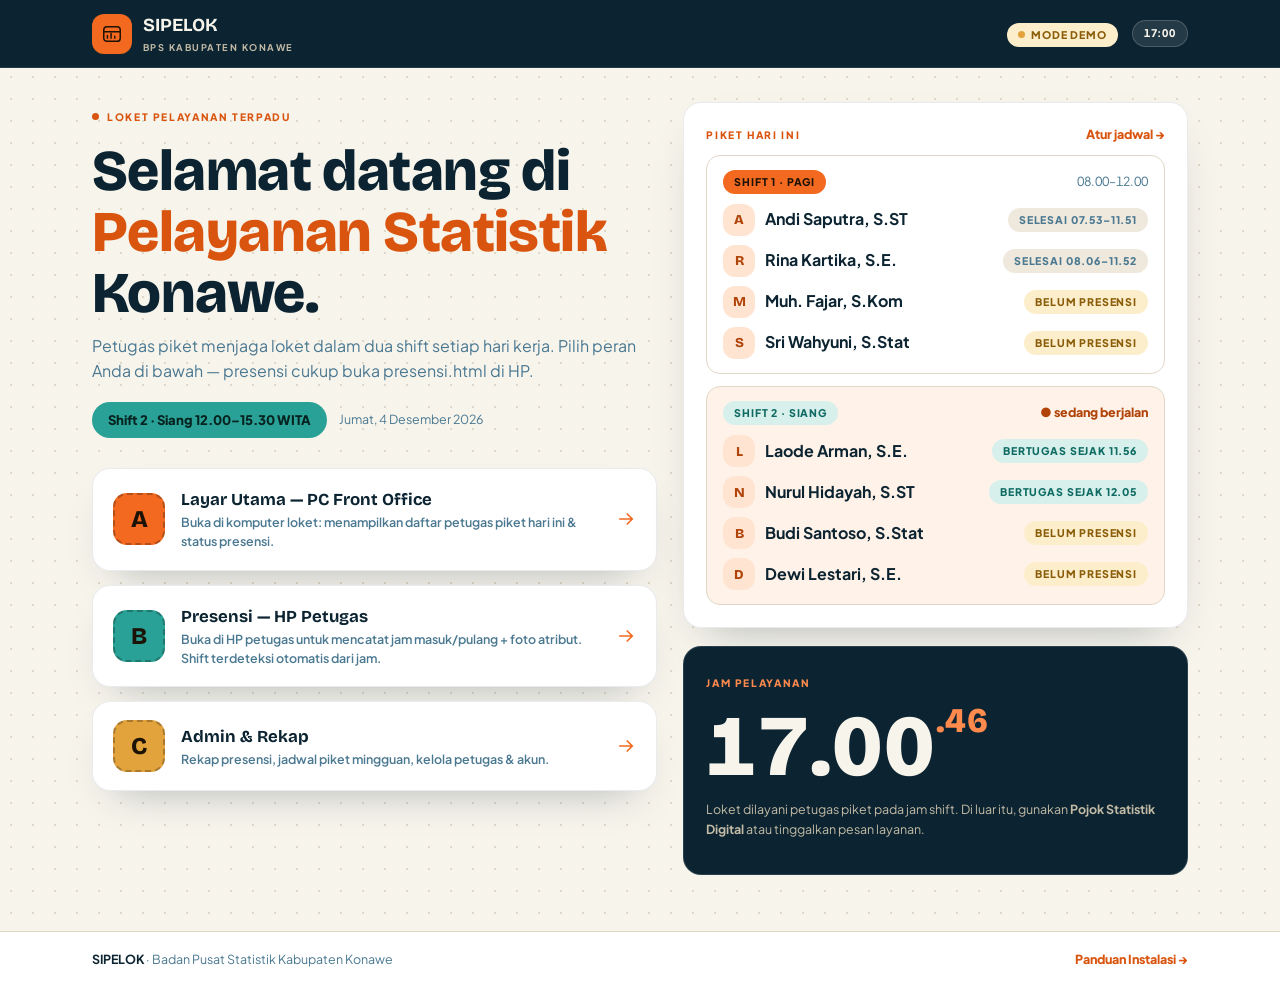
<file: public/standalone/index.html>
<!DOCTYPE html>
<html lang="id">
<head>
<meta charset="UTF-8" />
<meta name="viewport" content="width=device-width, initial-scale=1.0" />
<title>SIPELOK · BPS Kab. Konawe</title>
<link rel="icon" href="data:image/svg+xml,%3Csvg xmlns='http://www.w3.org/2000/svg' viewBox='0 0 128 128'%3E%3Crect width='128' height='128' rx='28' fill='%230c2431'/%3E%3Cg fill='none' stroke='%23f2691f' stroke-width='7' stroke-linecap='round'%3E%3Crect x='30' y='34' width='68' height='56' rx='12'/%3E%3Cpath d='M30 52h68M46 76V64M60 76V58M74 76v-8'/%3E%3C/g%3E%3C/svg%3E" />
<link rel="preconnect" href="https://fonts.googleapis.com" />
<link rel="preconnect" href="https://fonts.gstatic.com" crossorigin />
<link href="https://fonts.googleapis.com/css2?family=Bricolage+Grotesque:opsz,wght@12..96,400..800&family=Plus+Jakarta+Sans:wght@400;500;600;700;800&display=swap" rel="stylesheet" />
<link rel="stylesheet" href="css/gaya.css?v=2.0.0" />
</head>
<body class="bg-paper">
<script>
  /* penangkap galat global — tidak ada lagi layar kosong tanpa pesan */
  window.onerror = function (msg, src, line) {
    var t = document.getElementById("app");
    if (t) t.innerHTML = '<div style="max-width:560px;margin:12vh auto;padding:26px;background:#0c2431;color:#f7f4ec;border-radius:16px;font-family:sans-serif"><b>Galat JavaScript</b><p style="margin:8px 0">' + msg + ' (baris ' + line + ')</p><p style="opacity:.7;margin:0">Muat ulang halaman (Ctrl+R), atau salin ulang folder <b>standalone</b> secara lengkap ke htdocs.</p></div>';
  };
</script>
<div id="app"></div>

<script src="js/util.js?v=2.0.0"></script>
<script>
  let lastShift = null;

  function render() {
    const now = new Date();
    const shift = shiftForTime(now);
    lastShift = shift;
    const jd = jadwalUntukSekarang();
    const t = todayStr();

    const barisPiket = [1, 2].map((sh) => {
      const list = jd.filter((j) => j.shift === sh);
      const isi = list.length === 0
        ? '<span class="small muted">Belum dijadwalkan</span>'
        : list.map((j) => {
            const p = S.petugas.find((x) => x.id === j.petugasId);
            const rec = S.records.find((r) => r.date === t && r.shift === sh && r.petugasId === j.petugasId);
            let st = '<span class="badge amber">Belum presensi</span>';
            if (rec && rec.keluar) st = '<span class="badge mist">Selesai ' + fmtHM(rec.masuk) + '–' + fmtHM(rec.keluar) + '</span>';
            else if (rec) st = '<span class="badge lagoon">Bertugas sejak ' + fmtHM(rec.masuk) + '</span>';
            return '<div class="row" style="justify-content:space-between;gap:10px;flex-wrap:wrap"><span class="row"><span class="ini on-light" style="width:32px;height:32px;font-size:.85rem">' + inisial(p ? p.nama : "?") + '</span><b>' + esc(p ? p.nama : "—") + '</b></span>' + st + '</div>';
          }).join("");
      return '<div style="border:1px solid var(--mist-200);border-radius:14px;padding:14px 16px;background:' + (sh === shift ? "var(--brand-50)" : "#fff") + '">' +
        '<div class="row" style="justify-content:space-between"><span class="badge ' + (sh === 1 ? "brand" : "lagoon") + '">' + SHIFT[sh].label + ' · ' + SHIFT[sh].nama + '</span>' +
        (sh === shift ? '<span class="small" style="color:var(--brand-700);font-weight:800">● sedang berjalan</span>' : '<span class="small muted tnum">' + SHIFT[sh].waktu + '</span>') + '</div>' +
        '<div class="mt-1" style="display:flex;flex-direction:column;gap:9px">' + isi + '</div></div>';
    }).join("");



    el("#app").innerHTML =
      '<header class="topbar"><div class="wrap">' +
        '<span class="brandmark"><span class="mk"><svg width="22" height="22" viewBox="0 0 24 24" fill="none" stroke="currentColor" stroke-width="1.6" stroke-linecap="round"><rect x="3" y="4" width="18" height="16" rx="3.5"/><path d="M3 9.5h18M7 16.5v-3M11 16.5v-5M15 16.5v-2"/></svg></span>' +
        '<span><b>SIPELOK</b><small>BPS Kabupaten Konawe</small></span></span>' +
        '<div class="grow"></div>' +
        '<span class="hide-sm" id="modeBadge"></span>' +
        '<span class="badge ghost tnum hide-sm">' + pad(now.getHours()) + ':' + pad(now.getMinutes()) + '</span>' +
      '</div></header>' +

      '<main class="wrap" style="padding-top:34px;padding-bottom:56px">' +
        '<div class="grid-loket">' +
          '<section>' +
            '<span class="eyebrow"><span class="dot live-dot"></span> Loket Pelayanan Terpadu</span>' +
            '<h1 class="display" style="font-size:clamp(2.3rem,5.5vw,3.6rem);margin-top:14px">Selamat datang di<br><span style="color:var(--brand-600)">Pelayanan Statistik</span> Konawe.</h1>' +
            '<p class="muted mt-1" style="max-width:46ch">Petugas piket menjaga loket dalam dua shift setiap hari kerja. Pilih peran Anda di bawah — presensi cukup buka presensi.html di HP.</p>' +
            '<div class="row mt-2" style="flex-wrap:wrap;gap:12px">' +
              '<span class="chipshift s' + shift + '">' + SHIFT[shift].label + ' · ' + SHIFT[shift].nama + ' ' + SHIFT[shift].waktu + ' WITA</span>' +
              '<span class="small muted capitalize">' + now.toLocaleDateString("id-ID", { weekday: "long", day: "numeric", month: "long", year: "numeric" }) + '</span>' +
            '</div>' +

            '<div style="display:flex;flex-direction:column;gap:14px;margin-top:30px">' +
              '<a class="card jnd hoverable rise" href="loket.html"><span class="plat">A</span><span class="grow"><b>Layar Utama — PC Front Office</b><small>Buka di komputer loket: menampilkan daftar petugas piket hari ini & status presensi.</small></span><svg class="panah" width="20" height="20" viewBox="0 0 24 24" fill="none" stroke="currentColor" stroke-width="2" stroke-linecap="round"><path d="M4.5 12h15M13.5 6l6 6-6 6"/></svg></a>' +
              '<a class="card jnd j-b hoverable rise" style="animation-delay:.07s" href="presensi.html"><span class="plat">B</span><span class="grow"><b>Presensi — HP Petugas</b><small>Buka di HP petugas untuk mencatat jam masuk/pulang + foto atribut. Shift terdeteksi otomatis dari jam.</small></span><svg class="panah" width="20" height="20" viewBox="0 0 24 24" fill="none" stroke="currentColor" stroke-width="2" stroke-linecap="round"><path d="M4.5 12h15M13.5 6l6 6-6 6"/></svg></a>' +
              '<a class="card jnd j-c hoverable rise" style="animation-delay:.14s" href="admin.html"><span class="plat">C</span><span class="grow"><b>Admin & Rekap</b><small>Rekap presensi, jadwal piket mingguan, kelola petugas & akun.</small></span><svg class="panah" width="20" height="20" viewBox="0 0 24 24" fill="none" stroke="currentColor" stroke-width="2" stroke-linecap="round"><path d="M4.5 12h15M13.5 6l6 6-6 6"/></svg></a>' +
            '</div>' +
          '</section>' +

          '<aside>' +
            '<div class="card pad rise" style="animation-delay:.1s">' +
              '<div class="row" style="justify-content:space-between"><span class="eyebrow">Piket Hari Ini</span><a class="small" href="admin.html" style="font-weight:800;text-decoration:none">Atur jadwal →</a></div>' +
              '<div class="mt-1" style="display:flex;flex-direction:column;gap:12px">' + barisPiket + '</div>' +
            '</div>' +
            '<div class="card dark pad rise mt-2" style="background:var(--ink-900);color:var(--mist-50);animation-delay:.18s">' +
              '<span class="eyebrow on-dark">Jam Pelayanan</span>' +
              '<div class="clock tnum mt-1" id="jamBesar" style="color:var(--mist-50)">' + pad(now.getHours()) + '.' + pad(now.getMinutes()) + '<span class="sec">.' + pad(now.getSeconds()) + '</span></div>' +
              '<p class="small mt-1" style="color:var(--mist-300)">Loket dilayani petugas piket pada jam shift. Di luar itu, gunakan <b>Pojok Statistik Digital</b> atau tinggalkan pesan layanan.</p>' +
            '</div>' +
          '</aside>' +
        '</div>' +
      '</main>' +

      '<footer style="border-top:1px solid var(--mist-200);padding:18px 0;background:#fff">' +
        '<div class="wrap row" style="justify-content:space-between;flex-wrap:wrap;gap:8px">' +
          '<span class="small muted"><b style="color:var(--ink-900)">SIPELOK</b> · Badan Pusat Statistik Kabupaten Konawe</span>' +
          '<a class="small" href="panduan.html" style="font-weight:800;text-decoration:none">Panduan Instalasi →</a>' +
        '</div>' +
      '</footer>';

    el("#modeBadge").innerHTML = modeBadgeHtml();
  }

  /* jam diperbarui ringan tiap detik; render penuh hanya saat data/shift berubah */
  setInterval(() => {
    const now = new Date();
    const j = el("#jamBesar");
    if (j) j.innerHTML = pad(now.getHours()) + "." + pad(now.getMinutes()) + '<span class="sec">.' + pad(now.getSeconds()) + "</span>";
    if (shiftForTime(now) !== lastShift) render();
  }, 1000);

  (async () => {
    try {
      await init();
      render();
      startSync();
      onChange(render);
    } catch (err) {
      console.error(err);
      el("#app").innerHTML = '<div style="max-width:520px;margin:14vh auto;padding:26px;background:#0c2431;color:#f7f4ec;border-radius:16px;font-family:sans-serif"><b>Gagal memuat aplikasi</b><p>' + String(err && err.message || err) + '</p></div>';
    }
  })();
</script>
</body>
</html>
</file>
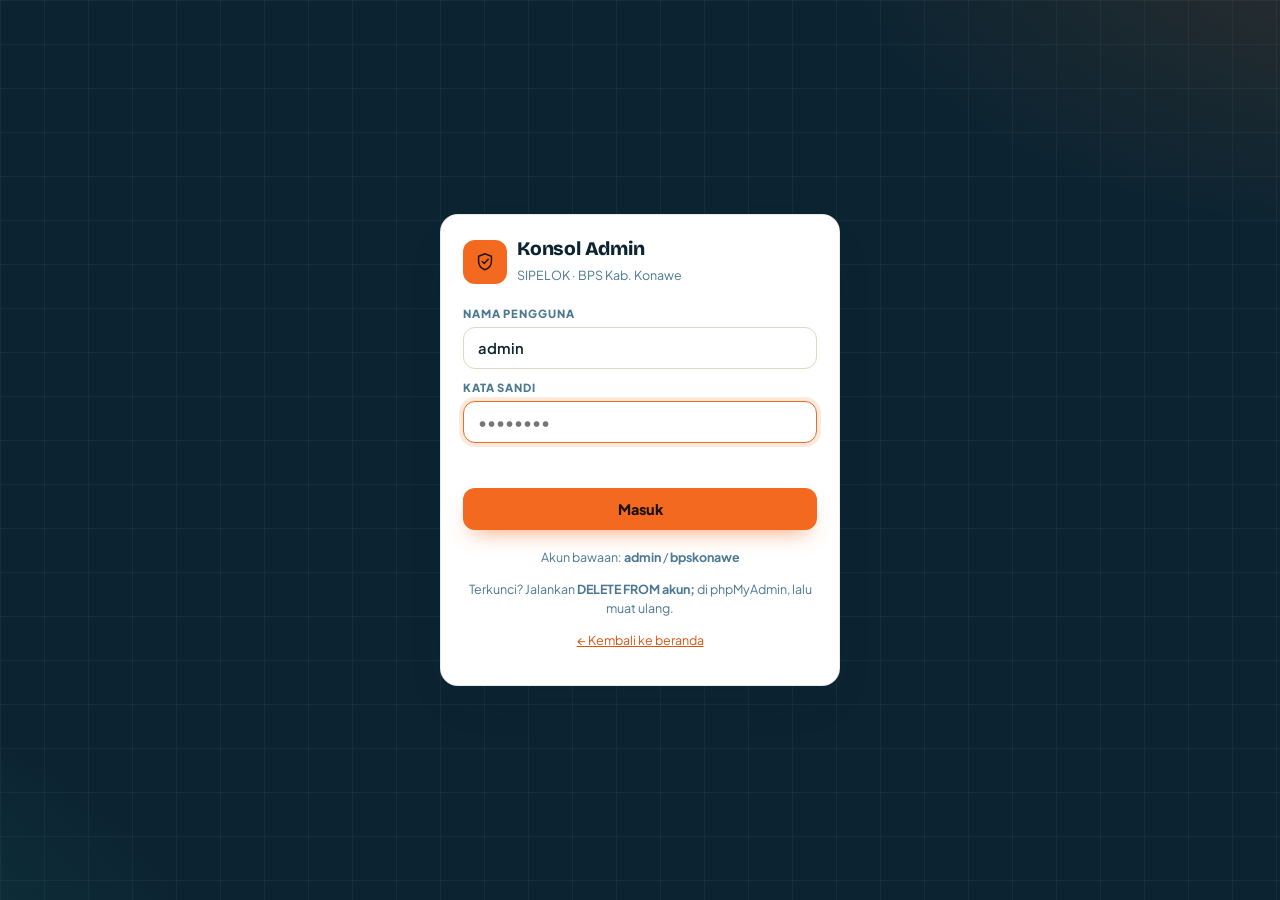
<file: public/standalone/admin.html>
<!DOCTYPE html>
<html lang="id">
<head>
<meta charset="UTF-8" />
<meta name="viewport" content="width=device-width, initial-scale=1.0" />
<title>Admin & Rekap · SIPELOK</title>
<link rel="icon" href="image/svg+xml,%3Csvg xmlns='http://www.w3.org/2000/svg' viewBox='0 0 128 128'%3E%3Crect width='128' height='128' rx='28' fill='%230c2431'/%3E%3Cg fill='none' stroke='%23f2691f' stroke-width='7' stroke-linecap='round'%3E%3Crect x='30' y='34' width='68' height='56' rx='12'/%3E%3Cpath d='M30 52h68M46 76V64M60 76V58M74 76v-8'/%3E%3C/g%3E%3C/svg%3E" />
<link rel="preconnect" href="https://fonts.googleapis.com" />
<link rel="preconnect" href="https://fonts.gstatic.com" crossorigin />
<link href="https://fonts.googleapis.com/css2?family=Bricolage+Grotesque:opsz,wght@12..96,400..800&family=Plus+Jakarta+Sans:wght@400;500;600;700;800&display=swap" rel="stylesheet" />
<link rel="stylesheet" href="css/gaya.css?v=2.0.0" />
<style>
  .filter-chip { padding: 8px 16px; border-radius: 999px; border: 1.5px solid var(--mist-200); font-weight: 800; font-size: .78rem; cursor: pointer; background: #fff; color: var(--ink-600); transition: all .15s; }
  .filter-chip.on { background: var(--ink-900); border-color: var(--ink-900); color: #fff; }
  .kalender { display: grid; grid-template-columns: repeat(5, 1fr); gap: 8px; }
  .kalender .tgl { background: #fff; border: 1.5px solid var(--mist-200); border-radius: 12px; padding: 10px; font-size: .72rem; transition: border-color .15s; }
  .kalender .tgl:hover { border-color: var(--brand-500); }
  .kalender .tgl.libur { background: var(--mist-100); opacity: .5; }
  .kalender .tgl .nomor { font-family: var(--font-display); font-weight: 800; font-size: 1.1rem; color: var(--ink-900); }
  .kalender .tgl .shift { margin-top: 6px; padding-top: 6px; border-top: 1px dashed var(--mist-200); }
  .kalender .tgl .shift b { display: block; font-size: .62rem; font-weight: 800; letter-spacing: .08em; text-transform: uppercase; color: var(--ink-500); margin-bottom: 3px; }
  .kalender .tgl .shift .petugas { font-size: .68rem; color: var(--ink-700); line-height: 1.4; }
  .kalender .tgl.kosong { background: var(--mist-100); opacity: .3; }
  .kalender .tgl.clickable { cursor: pointer; transition: all 0.2s; border: 2px solid transparent; }
  .kalender .tgl.clickable:hover { border-color: var(--brand-500); transform: translateY(-2px); box-shadow: 0 4px 12px rgba(242, 105, 31, 0.2); }
</style>
</head>
<body class="bg-paper">
<script>
  window.onerror = function (msg, src, line) {
    var t = document.getElementById("app");
    if (t) t.innerHTML = '<div style="max-width:560px;margin:12vh auto;padding:26px;background:#0c2431;color:#f7f4ec;border-radius:16px;font-family:sans-serif"><b>Galat JavaScript</b><p style="margin:8px 0">' + msg + ' (baris ' + line + ')</p></div>';
  };
</script>
<div id="app"><div style="min-height:100vh;display:flex;align-items:center;justify-content:center;color:var(--ink-500)"><span class="spin" style="font-size:1.6rem">◌</span>&nbsp; Memuat…</div></div>

<script src="js/util.js?v=2.0.0"></script>
<script>
  let akun = null, tabAktif = "rekap";
  let q = "", cepat = "today", fShift = 0, fDari = "", fSampai = "";
  let terpilih = [];
  let kalTahun = new Date().getFullYear(), kalBulan = new Date().getMonth() + 1;

  /* ============ gerbang masuk ============ */
  function renderLogin() {
    el("#app").innerHTML =
      '<div class="bg-board" style="min-height:100vh;display:flex;align-items:center;justify-content:center;padding:20px">' +
      '<div class="card pad rise" style="width:100%;max-width:400px">' +
        '<div class="row"><span class="mk" style="width:44px;height:44px;border-radius:12px;background:var(--brand-500);color:#1d1206;display:flex;align-items:center;justify-content:center"><svg width="22" height="22" viewBox="0 0 24 24" fill="none" stroke="currentColor" stroke-width="1.6" stroke-linecap="round"><path d="M12 3 5 5.8v5.4c0 4.5 3 7.8 7 9.3 4-1.5 7-4.8 7-9.3V5.8L12 3Z"/><path d="m9 11.5 2.2 2.2L15.5 9"/></svg></span>' +
        '<div><b class="display" style="font-size:1.2rem">Konsol Admin</b><br><span class="small muted">SIPELOK · BPS Kab. Konawe</span></div></div>' +
        '<div class="mt-2"><label class="f">Nama Pengguna</label><input class="input" id="lu" value="admin" autocomplete="username"></div>' +
        '<div class="mt-1"><label class="f">Kata Sandi</label><input class="input" id="lp" type="password" placeholder="••••••••" autocomplete="current-password"></div>' +
        '<p id="lerr" class="small" style="color:var(--ruby-700);margin-top:10px;min-height:1em"></p>' +
        '<button class="btn primary block mt-1" id="lbtn">Masuk</button>' +
        '<p class="small muted center mt-2">Akun bawaan: <b>admin</b> / <b>bpskonawe</b></p>' +
        '<p class="small muted center" style="margin-top:4px">Terkunci? Jalankan <b>DELETE FROM akun;</b> di phpMyAdmin, lalu muat ulang.</p>' +
        '<p class="small center mt-1"><a href="index.html">← Kembali ke beranda</a></p>' +
      '</div></div>';
    const go = () => {
      const a = login(el("#lu").value, el("#lp").value);
      if (!a) {
        el("#lerr").textContent = "Nama pengguna atau kata sandi salah.";
        const k = el("#app .card"); if (k) { k.classList.remove("shake"); void k.offsetWidth; k.classList.add("shake"); }
        return;
      }
      akun = a; renderShell();
    };
    el("#lbtn").onclick = go;
    el("#lp").onkeydown = (e) => { if (e.key === "Enter") go(); };
    el("#lp").focus();
  }

  /* ============ kerangka ============ */
  function renderShell() {
    const tabs = [
      ["rekap", "📊 Rekap Presensi"], ["jadwal", "🗓 Jadwal Piket"],
      ["petugas", "👤 Petugas"], ["akun", "🔐 Akun & Data"],
    ];
    el("#app").innerHTML =
      '<header class="topbar"><div class="wrap">' +
        '<a class="brandmark" href="index.html"><span class="mk"><svg width="22" height="22" viewBox="0 0 24 24" fill="none" stroke="currentColor" stroke-width="1.6" stroke-linecap="round"><rect x="3" y="4" width="18" height="16" rx="3.5"/><path d="M3 9.5h18M7 16.5v-3M11 16.5v-5M15 16.5v-2"/></svg></span>' +
        '<span><b>SIPELOK</b><small>Konsol Admin</small></span></a>' +
        '<div class="grow"></div><span id="modeBadge" class="hide-sm"></span>' +
        '<span class="badge brand">' + esc(akun.nama) + (akun.role !== "admin" ? " · lihat" : "") + '</span>' +
        '<button class="btn ghost sm" id="keluar">Keluar</button>' +
      '</div></header>' +
      '<nav class="tabs" id="tabbar">' + tabs.map((t) =>
        '<button data-tab="' + t[0] + '" class="' + (t[0] === tabAktif ? "on" : "") + '">' + t[1] + '</button>').join("") + '</nav>' +
      '<main class="wrap" style="padding-top:26px;padding-bottom:60px"><div id="isi"></div></main>' +
      '<div id="lb" class="modal-bg hidden" onclick="tutupLb()"><img id="lbImg" alt="foto atribut"></div>';

    el("#modeBadge").innerHTML = modeBadgeHtml();
    el("#keluar").onclick = () => { logout(); akun = null; renderLogin(); };
    document.querySelectorAll("#tabbar button").forEach((b) =>
      b.onclick = () => { tabAktif = b.dataset.tab; renderShell(); });
    renderTab();
  }

  function renderTab() {
    if (!akun) return;
    if (tabAktif === "rekap") renderRekap();
    else if (tabAktif === "jadwal") renderJadwal();
    else if (tabAktif === "petugas") renderPetugas();
    else renderAkun();
  }

  /* ============ PIKET HARI INI ============ */
  function piketHariIniHtml() {
    const t = todayStr(), jd = jadwalUntukTanggal(t);
    const baris = [1, 2].map((sh) => {
      const list = jd.filter((j) => j.shift === sh).sort((a, b) => a.urutan - b.urutan);
      if (!list.length) return "";
      const isi = list.map((j) => {
        const p = S.petugas.find((x) => x.id === j.petugasId);
        const rec = S.records.find((r) => r.date === t && r.shift === sh && r.petugasId === j.petugasId);
        let st = '<span class="badge ruby">Belum presensi</span>';
        if (rec && rec.keluar) st = '<span class="badge mist">Selesai ' + fmtHM(rec.masuk) + '–' + fmtHM(rec.keluar) + '</span>';
        else if (rec) st = '<span class="badge lagoon">Bertugas sejak ' + fmtHM(rec.masuk) + '</span>';
        return '<div class="row" style="justify-content:space-between;gap:10px;flex-wrap:wrap"><b>' + esc(p ? p.nama : "—") + '</b>' + st + '</div>';
      }).join("");
      return '<div class="card pad" style="padding:14px 18px"><span class="badge ' + (sh === 1 ? "brand" : "lagoon") + '">' + SHIFT[sh].label + ' · ' + SHIFT[sh].nama + ' (' + waktuShift(t, sh) + ')</span><div class="mt-1" style="display:flex;flex-direction:column;gap:8px">' + isi + '</div></div>';
    }).join("");
    return '<div class="card pad rise"><div class="row" style="justify-content:space-between;flex-wrap:wrap;gap:8px"><span class="eyebrow">Piket Hari Ini — ' + fmtDateLong(t) + '</span>' +
      '<button class="btn light sm no-print" id="keJadwal">Atur Jadwal →</button></div>' +
      '<div class="grid-2 mt-1">' + (baris || '<span class="small muted">Belum ada jadwal hari ini.</span>') + '</div></div>';
  }

  /* ============ REKAP ============ */
  function barisRekap() {
    let rows = S.records.slice();
    const t = todayStr();
    if (cepat === "today") rows = rows.filter((r) => r.date === t);
    else if (cepat === "7d") { const d = new Date(); d.setDate(d.getDate() - 6); const s = todayStr(d); rows = rows.filter((r) => r.date >= s); }
    else if (cepat === "month") { const m = t.slice(0, 7); rows = rows.filter((r) => r.date.indexOf(m) === 0); }
    else { if (fDari) rows = rows.filter((r) => r.date >= fDari); if (fSampai) rows = rows.filter((r) => r.date <= fSampai); }
    if (fShift) rows = rows.filter((r) => r.shift === fShift);
    if (q) rows = rows.filter((r) => r.nama.toLowerCase().indexOf(q.toLowerCase()) >= 0);
    return rows.sort((a, b) => (b.date + (b.masuk || "")).localeCompare(a.date + (a.masuk || "")));
  }

  function renderRekap() {
    const rows = barisRekap();
    const isAdmin = akun && akun.role === "admin";
    terpilih = terpilih.filter((id) => rows.some((r) => r.id === id));
    const stat = {
      total: rows.length,
      selesai: rows.filter((r) => r.keluar).length,
      bertugas: rows.filter((r) => !r.keluar).length,
      telat: rows.filter((r) => menitTerlambat(r) > 0).length,
    };
    const chips = [["today", "Hari Ini"], ["7d", "7 Hari"], ["month", "Bulan Ini"], ["all", "Semua"]];

    el("#isi").innerHTML =
      piketHariIniHtml() +
      '<div class="stats mt-2">' +
        statCard(stat.total, "Total Presensi", "pada rentang terpilih") +
        statCard(stat.selesai, "Selesai", "masuk & pulang tercatat") +
        statCard(stat.bertugas, "Sedang Bertugas", "belum presensi pulang") +
        statCard(stat.telat, "Terlambat", "> 10 mnt dari jadwal") +
      '</div>' +
      '<div class="card pad mt-2 rise no-print">' +
        '<div class="row" style="flex-wrap:wrap;gap:8px">' +
          chips.map((c) => '<button class="filter-chip ' + (cepat === c[0] ? "on" : "") + '" data-q="' + c[0] + '">' + c[1] + '</button>').join("") +
          '<input class="input inline grow" style="min-width:180px" id="cq" placeholder="Cari nama petugas…" value="' + esc(q) + '">' +
        '</div>' +
        '<div class="row mt-1" style="flex-wrap:wrap;gap:8px">' +
          '<input type="date" class="input inline" id="cdari" value="' + fDari + '">' +
          '<span class="muted">–</span><input type="date" class="input inline" id="csampai" value="' + fSampai + '">' +
          '<select class="input inline" id="cshift"><option value="0">Semua shift</option><option value="1" ' + (fShift === 1 ? "selected" : "") + '>Shift 1 · Pagi</option><option value="2" ' + (fShift === 2 ? "selected" : "") + '>Shift 2 · Siang</option></select>' +
          '<div class="grow"></div>' +
          '<button class="btn light sm" id="cetak">🖨 Cetak</button>' +
          '<button class="btn primary sm" id="csv">⬇ Ekspor CSV</button>' +
          (isAdmin ? '<button class="btn danger sm" id="hpilih" ' + (terpilih.length ? "" : "disabled") + '>🗑 Hapus Terpilih' + (terpilih.length ? " (" + terpilih.length + ")" : "") + '</button>' : "") +
        '</div>' +
        (isAdmin ? '<p class="small muted mt-1" style="margin-bottom:0">Tip: unduh CSV lebih dulu, lalu centang &amp; hapus catatan lama agar rekap tetap ringan.</p>' : "") +
      '</div>' +
      '<div class="table-wrap mt-2 rise">' +
        (rows.length === 0 ? '<div class="pad center small muted">Tidak ada data pada rentang ini.</div>' :
        '<table><thead><tr>' + (isAdmin ? '<th class="pil no-print"><input type="checkbox" id="psemua" ' + (rows.every((r) => terpilih.indexOf(r.id) >= 0) ? "checked" : "") + ' title="Pilih semua yang tampil"></th>' : "") +
        '<th>Petugas</th><th>Tanggal</th><th>Shift</th><th>Masuk</th><th>Pulang</th><th>Durasi</th><th>Foto</th><th>Status</th>' + (isAdmin ? '<th class="no-print">Aksi</th>' : "") + '</tr></thead><tbody>' +
        rows.map((r) => {
          const p = S.petugas.find((x) => x.id === r.petugasId);
          const telat = menitTerlambat(r);
          const status = r.keluar ? '<span class="badge mist">Selesai</span>' : '<span class="badge lagoon">Bertugas</span>';
          const foto = (r.fotoMasuk || r.fotoKeluar) ? '<button class="btn light sm" data-foto="' + (r.fotoMasuk || r.fotoKeluar) + '">Lihat</button>' : '<span class="muted small">—</span>';
          const pilih = terpilih.indexOf(r.id) >= 0;
          return '<tr class="' + (r.date === todayStr() ? "today" : "") + (pilih ? " sel" : "") + '">' +
            (isAdmin ? '<td class="pil no-print"><input type="checkbox" data-pilih="' + r.id + '" ' + (pilih ? "checked" : "") + '></td>' : "") +
            '<td><div class="row"><span class="ini">' + inisial(r.nama) + '</span><div><b>' + esc(r.nama) + '</b><br><span class="small muted tnum">' + esc(p && p.nip ? p.nip : "NIP —") + '</span></div></div></td>' +
            '<td class="tnum">' + fmtDateShort(r.date) + '</td>' +
            '<td><span class="badge ' + (r.shift === 1 ? "brand" : "lagoon") + '">' + SHIFT[r.shift].label + '</span></td>' +
            '<td class="tnum"><b style="color:var(--lagoon-700)">' + fmtHM(r.masuk) + '</b>' + (telat > 0 ? '<br><span class="small" style="color:var(--ruby-700)">+' + telat + ' mnt</span>' : '') + '</td>' +
            '<td class="tnum">' + (r.keluar ? fmtHM(r.keluar) : "—") + '</td>' +
            '<td class="tnum">' + fmtDurasi(durasiMenit(r)) + '</td>' +
            '<td>' + foto + '</td><td>' + status + '</td>' +
            (isAdmin ? '<td class="no-print"><button class="btn ghost sm" data-hapusrec="' + r.id + '" style="background:var(--ruby-100);color:var(--ruby-700);border-color:rgba(165,42,47,.25)">🗑</button></td>' : "") + '</tr>';
        }).join("") + '</tbody></table>') +
        '<div class="pad small muted" style="padding:12px 18px">Menampilkan ' + rows.length + ' dari ' + S.records.length + ' catatan.</div>' +
      '</div>';

    const kj = el("#keJadwal"); if (kj) kj.onclick = () => { tabAktif = "jadwal"; renderShell(); };
    document.querySelectorAll(".filter-chip").forEach((c) => c.onclick = () => { cepat = c.dataset.q; renderRekap(); });
    const cq = el("#cq");
    if (cq) { cq.oninput = (e) => { q = e.target.value; renderRekap(); }; cq.focus(); cq.setSelectionRange(cq.value.length, cq.value.length); }
    el("#cdari").onchange = (e) => { fDari = e.target.value; cepat = "all"; renderRekap(); };
    el("#csampai").onchange = (e) => { fSampai = e.target.value; cepat = "all"; renderRekap(); };
    el("#cshift").onchange = (e) => { fShift = Number(e.target.value); renderRekap(); };
    el("#csv").onclick = () => {
      const data = [["Nama", "NIP", "Tanggal", "Shift", "Masuk", "Pulang", "Durasi (mnt)", "Status"]].concat(
        rows.map((r) => { const p = S.petugas.find((x) => x.id === r.petugasId); return [r.nama, (p && p.nip) || "", r.date, "Shift " + r.shift, r.masuk || "", r.keluar || "", durasiMenit(r) || "", r.keluar ? "Selesai" : "Bertugas"]; }));
      downloadCsv("rekap-sipelok-" + todayStr() + ".csv", data);
    };
    el("#cetak").onclick = () => window.print();
    document.querySelectorAll("[data-foto]").forEach((b) => b.onclick = () => bukaLb(b.dataset.foto));

    if (isAdmin) {
      const perbaruiTombol = () => {
        const b = el("#hpilih");
        if (!b) return;
        b.disabled = terpilih.length === 0;
        b.innerHTML = "🗑 Hapus Terpilih" + (terpilih.length ? " (" + terpilih.length + ")" : "");
      };
      const ps = el("#psemua");
      if (ps) ps.onchange = () => {
        if (ps.checked) rows.forEach((r) => { if (terpilih.indexOf(r.id) < 0) terpilih.push(r.id); });
        else terpilih = terpilih.filter((id) => !rows.some((r) => r.id === id));
        document.querySelectorAll("[data-pilih]").forEach((c) => { c.checked = ps.checked; c.closest("tr").classList.toggle("sel", ps.checked); });
        perbaruiTombol();
      };
      document.querySelectorAll("[data-pilih]").forEach((c) => c.onchange = () => {
        const id = c.dataset.pilih;
        if (c.checked) { if (terpilih.indexOf(id) < 0) terpilih.push(id); }
        else terpilih = terpilih.filter((x) => x !== id);
        c.closest("tr").classList.toggle("sel", c.checked);
        if (ps) ps.checked = rows.length > 0 && rows.every((r) => terpilih.indexOf(r.id) >= 0);
        perbaruiTombol();
      });
      document.querySelectorAll("[data-hapusrec]").forEach((b) => b.onclick = () => {
        const r = S.records.find((x) => x.id === b.dataset.hapusrec);
        if (!r) return;
        if (confirm("Hapus presensi " + r.nama + " — " + fmtDateShort(r.date) + ", " + SHIFT[r.shift].label + "?")) {
          terpilih = terpilih.filter((x) => x !== r.id);
          deleteRecords([r.id]);
        }
      });
      const hp = el("#hpilih");
      if (hp) hp.onclick = () => {
        if (!terpilih.length) return;
        if (confirm("Hapus " + terpilih.length + " catatan presensi terpilih?\n\nUnduh CSV terlebih dahulu bila data masih diperlukan — tindakan ini tidak dapat dibatalkan.")) {
          deleteRecords(terpilih.slice());
          terpilih = [];
        }
      };
    }
  }
  function statCard(num, lbl, sub) {
    return '<div class="card stat rise"><div class="num tnum">' + num + '</div><div class="lbl">' + lbl + '</div><div class="sub">' + sub + '</div></div>';
  }
  function bukaLb(src) { el("#lbImg").src = src; el("#lb").classList.remove("hidden"); }
  function tutupLb() { el("#lb").classList.add("hidden"); }

  /* ============ JADWAL PER BULAN ============ */
  function renderJadwal() {
    const isAdmin = akun && akun.role === "admin";
    const namaBulan = new Date(kalTahun, kalBulan - 1, 1).toLocaleDateString("id-ID", { month: "long", year: "numeric" });

    // semua hari di bulan tsb
    const hariBulan = [];
    const d = new Date(kalTahun, kalBulan - 1, 1);
    while (d.getMonth() === kalBulan - 1) {
      hariBulan.push({ tanggal: todayStr(d), hari: d.getDay(), tanggalObj: new Date(d) });
      d.setDate(d.getDate() + 1);
    }

    // kalender: 5 kolom (Senin-Jumat), baris per minggu
    // Pastikan Senin selalu di kiri dengan padding hari kosong
    const minggu = [];
    let mingguIni = [];
    
    // Hitung padding awal (berapa hari kosong sebelum tanggal 1)
    const tanggal1 = new Date(kalTahun, kalBulan - 1, 1);
    const hariTanggal1 = tanggal1.getDay(); // 0=Minggu, 1=Senin, ...
    const paddingAwal = hariTanggal1 === 0 ? 4 : hariTanggal1 - 1; // Senin=0, Selasa=1, ...
    
    // Tambahkan padding kosong di awal
    for (let i = 0; i < paddingAwal; i++) {
      mingguIni.push(null); // null = hari kosong
    }
    
    // Tambahkan hari kerja
    hariBulan.forEach((h) => {
      if (h.hari === 0 || h.hari === 6) return; // skip Minggu & Sabtu
      mingguIni.push(h);
      if (mingguIni.length === 5) { 
        minggu.push(mingguIni); 
        mingguIni = []; 
      }
    });
    
    // Tambahkan sisa hari di minggu terakhir
    if (mingguIni.length) {
      // Padding akhir agar selalu 5 kolom
      while (mingguIni.length < 5) {
        mingguIni.push(null);
      }
      minggu.push(mingguIni);
    }

    const kalenderHtml = minggu.map((mg) =>
      '<div class="kalender">' +
      mg.map((h) => {
        // Jika null, tampilkan hari kosong
        if (!h) {
          return '<div class="tgl kosong"></div>';
        }
        const jd = jadwalUntukTanggal(h.tanggal);
        const s1 = jd.filter((j) => j.shift === 1).sort((a, b) => a.urutan - b.urutan);
        const s2 = jd.filter((j) => j.shift === 2).sort((a, b) => a.urutan - b.urutan);
        // Hanya tampilkan nama petugas (tanpa role)
        const namaShift = (list) => list.map((j) => {
          const p = S.petugas.find((x) => x.id === j.petugasId);
          return p ? esc(p.nama.split(",")[0]) : "—";
        }).join("<br>");
        return '<div class="tgl clickable" data-tanggal="' + h.tanggal + '" onclick="editJadwalTanggal(\'' + h.tanggal + '\')" title="Klik untuk edit jadwal">' +
          '<div class="nomor">' + h.tanggalObj.getDate() + '</div>' +
          '<div class="small muted">' + HARI[h.hari] + '</div>' +
          '<div class="shift"><b>Shift 1 · Pagi</b><div class="petugas">' + (s1.length ? namaShift(s1) : '<span class="muted">kosong</span>') + '</div></div>' +
          '<div class="shift"><b>Shift 2 · Siang</b><div class="petugas">' + (s2.length ? namaShift(s2) : '<span class="muted">kosong</span>') + '</div></div>' +
        '</div>';
      }).join("") +
      '</div>'
    ).join("");

    el("#isi").innerHTML =
      '<div class="card pad rise">' +
        '<div class="row" style="justify-content:space-between;flex-wrap:wrap;gap:10px">' +
          '<div>' +
            '<span class="eyebrow">Jadwal Piket Bulanan</span>' +
            '<h2 class="display mt-1" style="font-size:1.5rem">' + namaBulan + '</h2>' +
            '<p class="small muted mt-1">Senin–Jumat · Shift 1: 08.00–12.00 · Shift 2: 12.00–15.30 (Jumat sampai 16.00) · 4 petugas per shift</p>' +
          '</div>' +
          '<div class="row" style="gap:8px;flex-wrap:wrap">' +
            '<button class="btn light sm" id="prevBulan">← Bulan Lalu</button>' +
            '<button class="btn light sm" id="nextBulan">Bulan Depan →</button>' +
            (isAdmin ? '<button class="btn primary sm" id="jrotasi">↻ Rotasi Otomatis</button>' : '') +
            '<button class="btn light sm" id="jexport">⬇ Export</button>' +
            (isAdmin ? '<button class="btn light sm" id="jimport">⬇ Import</button>' : '') +
            (isAdmin ? '<button class="btn danger sm" id="jclean">🧹 Bersihkan Duplikat</button>' : '') +
          '</div>' +
        '</div>' +
        '<div class="mt-2">' + kalenderHtml + '</div>' +
      '</div>';

    el("#prevBulan").onclick = () => {
      kalBulan--;
      if (kalBulan < 1) { kalBulan = 12; kalTahun--; }
      renderJadwal();
    };
    el("#nextBulan").onclick = () => {
      kalBulan++;
      if (kalBulan > 12) { kalBulan = 1; kalTahun++; }
      renderJadwal();
    };
    
    // Fungsi edit jadwal per tanggal
    window.editJadwalTanggal = function(tanggal) {
      if (!isAdmin) {
        alert("Hanya admin yang dapat mengedit jadwal");
        return;
      }
      
      console.log("Edit jadwal untuk tanggal:", tanggal);
      
      const jd = jadwalUntukTanggal(tanggal);
      const tglObj = new Date(tanggal + "T12:00:00");
      const tglFormatted = tglObj.toLocaleDateString("id-ID", { weekday: "long", day: "numeric", month: "long", year: "numeric" });
      
      // Buat dropdown options
      const options = S.petugas.map(p => 
        '<option value="' + p.id + '">' + esc(p.nama) + '</option>'
      ).join("");
      
      // Ambil petugas yang sudah ada untuk setiap slot
      const getPetugas = (shift, urutan) => {
        const j = jd.find(x => x.shift === shift && x.urutan === urutan);
        return j ? j.petugasId : "";
      };
      
      // Buat form
      const form = `
        <div style="max-width: 600px; margin: 0 auto;">
          <h3 style="margin-bottom: 20px; color: var(--brand-500);">Edit Jadwal: ${tglFormatted}</h3>
          
          <div style="margin-bottom: 20px;">
            <h4 style="margin-bottom: 10px; color: var(--ink-700);">Shift 1 · Pagi (08.00-12.00)</h4>
            <div style="display: grid; grid-template-columns: 1fr 1fr; gap: 10px;">
              <div>
                <label style="display: block; font-size: 12px; color: var(--ink-500); margin-bottom: 5px;">Frontliner</label>
                <select id="s1u1" class="input">
                  <option value="">-- Kosong --</option>
                  ${options}
                </select>
              </div>
              <div>
                <label style="display: block; font-size: 12px; color: var(--ink-500); margin-bottom: 5px;">Konsultasi</label>
                <select id="s1u2" class="input">
                  <option value="">-- Kosong --</option>
                  ${options}
                </select>
              </div>
              <div>
                <label style="display: block; font-size: 12px; color: var(--ink-500); margin-bottom: 5px;">Rekomendasi</label>
                <select id="s1u3" class="input">
                  <option value="">-- Kosong --</option>
                  ${options}
                </select>
              </div>
              <div>
                <label style="display: block; font-size: 12px; color: var(--ink-500); margin-bottom: 5px;">Perpustakaan</label>
                <select id="s1u4" class="input">
                  <option value="">-- Kosong --</option>
                  ${options}
                </select>
              </div>
            </div>
          </div>
          
          <div style="margin-bottom: 20px;">
            <h4 style="margin-bottom: 10px; color: var(--ink-700);">Shift 2 · Siang (12.00-15.30)</h4>
            <div style="display: grid; grid-template-columns: 1fr 1fr; gap: 10px;">
              <div>
                <label style="display: block; font-size: 12px; color: var(--ink-500); margin-bottom: 5px;">Frontliner</label>
                <select id="s2u1" class="input">
                  <option value="">-- Kosong --</option>
                  ${options}
                </select>
              </div>
              <div>
                <label style="display: block; font-size: 12px; color: var(--ink-500); margin-bottom: 5px;">Konsultasi</label>
                <select id="s2u2" class="input">
                  <option value="">-- Kosong --</option>
                  ${options}
                </select>
              </div>
              <div>
                <label style="display: block; font-size: 12px; color: var(--ink-500); margin-bottom: 5px;">Rekomendasi</label>
                <select id="s2u3" class="input">
                  <option value="">-- Kosong --</option>
                  ${options}
                </select>
              </div>
              <div>
                <label style="display: block; font-size: 12px; color: var(--ink-500); margin-bottom: 5px;">Perpustakaan</label>
                <select id="s2u4" class="input">
                  <option value="">-- Kosong --</option>
                  ${options}
                </select>
              </div>
            </div>
          </div>
          
          <div style="display: flex; gap: 10px; justify-content: flex-end;">
            <button class="btn btn-light" onclick="closeEditModal()">Batal</button>
            <button class="btn btn-primary" onclick="saveJadwalTanggal('${tanggal}')">Simpan</button>
          </div>
        </div>
      `;
      
      // Tampilkan modal
      showModal(form);
      
      // Set nilai dropdown
      setTimeout(() => {
        document.getElementById("s1u1").value = getPetugas(1, 1);
        document.getElementById("s1u2").value = getPetugas(1, 2);
        document.getElementById("s1u3").value = getPetugas(1, 3);
        document.getElementById("s1u4").value = getPetugas(1, 4);
        document.getElementById("s2u1").value = getPetugas(2, 1);
        document.getElementById("s2u2").value = getPetugas(2, 2);
        document.getElementById("s2u3").value = getPetugas(2, 3);
        document.getElementById("s2u4").value = getPetugas(2, 4);
      }, 100);
    };
    
    // Fungsi simpan jadwal per tanggal
    window.saveJadwalTanggal = function(tanggal) {
      console.log("Saving jadwal for tanggal:", tanggal);
      
      // Hapus jadwal lama untuk tanggal ini
      S.jadwal = S.jadwal.filter(j => j.tanggal !== tanggal);
      
      // Tambahkan jadwal baru
      const slots = [
        { shift: 1, urutan: 1, value: document.getElementById("s1u1").value },
        { shift: 1, urutan: 2, value: document.getElementById("s1u2").value },
        { shift: 1, urutan: 3, value: document.getElementById("s1u3").value },
        { shift: 1, urutan: 4, value: document.getElementById("s1u4").value },
        { shift: 2, urutan: 1, value: document.getElementById("s2u1").value },
        { shift: 2, urutan: 2, value: document.getElementById("s2u2").value },
        { shift: 2, urutan: 3, value: document.getElementById("s2u3").value },
        { shift: 2, urutan: 4, value: document.getElementById("s2u4").value },
      ];
      
      let count = 0;
      slots.forEach(slot => {
        if (slot.value) {
          S.jadwal.push({
            id: uid(),
            tanggal: tanggal,
            shift: slot.shift,
            urutan: slot.urutan,
            petugasId: slot.value
          });
          count++;
        }
      });
      
      console.log("Saved", count, "slots for tanggal:", tanggal);
      
      // Simpan ke database
      persist("jadwal", S.jadwal);
      
      // Tutup modal
      closeEditModal();
      
      // Refresh tampilan
      renderJadwal();
      
      alert("✓ Jadwal berhasil disimpan untuk " + new Date(tanggal + "T12:00:00").toLocaleDateString("id-ID", { weekday: "long", day: "numeric", month: "long" }));
    };
    
    // Fungsi tutup modal
    window.closeEditModal = function() {
      const modal = document.getElementById("editModal");
      if (modal) {
        modal.remove();
      }
    };
    
    // Fungsi tampilkan modal
    function showModal(content) {
      // Hapus modal lama jika ada
      const oldModal = document.getElementById("editModal");
      if (oldModal) {
        oldModal.remove();
      }
      
      // Buat modal baru
      const modal = document.createElement("div");
      modal.id = "editModal";
      modal.style.cssText = `
        position: fixed;
        top: 0;
        left: 0;
        width: 100%;
        height: 100%;
        background: rgba(0, 0, 0, 0.5);
        display: flex;
        align-items: center;
        justify-content: center;
        z-index: 1000;
      `;
      
      const modalContent = document.createElement("div");
      modalContent.style.cssText = `
        background: white;
        padding: 30px;
        border-radius: 12px;
        max-width: 90%;
        max-height: 90%;
        overflow-y: auto;
        box-shadow: 0 10px 40px rgba(0, 0, 0, 0.3);
      `;
      modalContent.innerHTML = content;
      
      modal.appendChild(modalContent);
      document.body.appendChild(modal);
      
      // Tutup modal jika klik di luar
      modal.onclick = function(e) {
        if (e.target === modal) {
          closeEditModal();
        }
      };
    }
    if (isAdmin) {
      el("#jrotasi").onclick = async () => {
        if (confirm("Susun rotasi otomatis untuk " + namaBulan + "? Jadwal lama bulan ini diganti.")) {
          console.log("=== ROTASI OTOMATIS START ===");
          
          // Filter prefix yang benar: YYYY-MM
          const prefix = kalTahun + "-" + pad(kalBulan);
          console.log("Bulan target:", prefix);
          console.log("Jumlah jadwal sebelum filter:", S.jadwal.length);
          
          // Validasi: cek duplikat ID di jadwal saat ini
          const idSet = new Set();
          const duplicateIds = [];
          S.jadwal.forEach(j => {
            if (idSet.has(j.id)) {
              duplicateIds.push(j.id);
            }
            idSet.add(j.id);
          });
          
          if (duplicateIds.length > 0) {
            console.warn("Found duplicate IDs in current jadwal:", duplicateIds.length);
            console.warn("Duplicate IDs:", duplicateIds.slice(0, 10));
            
            // Regenerate ID yang duplikat
            S.jadwal.forEach(j => {
              if (duplicateIds.includes(j.id)) {
                const oldId = j.id;
                j.id = uid();
                console.log("Regenerated ID:", oldId, "->", j.id);
              }
            });
          }
          
          // hapus jadwal bulan ini
          const jadwalLama = S.jadwal.filter((j) => j.tanggal.startsWith(prefix));
          console.log("Jumlah jadwal bulan ini yang akan dihapus:", jadwalLama.length);
          
          S.jadwal = S.jadwal.filter((j) => !j.tanggal.startsWith(prefix));
          console.log("Jumlah jadwal setelah filter:", S.jadwal.length);
          
          // generate baru
          console.log("Generating jadwal baru...");
          const baru = generateJadwalBulan(kalTahun, kalBulan);
          console.log("Jumlah jadwal baru yang di-generate:", baru.length);
          
          if (baru.length === 0) {
            alert("✗ Error: Tidak ada jadwal yang di-generate. Periksa console untuk detail.");
            return;
          }
          
          // Validasi: pastikan tidak ada ID duplikat di jadwal baru
          const baruIdSet = new Set();
          const baruDuplicateIds = [];
          baru.forEach(j => {
            if (baruIdSet.has(j.id)) {
              baruDuplicateIds.push(j.id);
            }
            baruIdSet.add(j.id);
          });
          
          if (baruDuplicateIds.length > 0) {
            console.error("ERROR: Duplicate IDs found in generated jadwal!", baruDuplicateIds);
            alert("✗ Error: Ada ID duplikat di jadwal yang di-generate. Periksa console.");
            return;
          }
          
          // Verifikasi jadwal yang di-generate
          const tanggalUnik = [...new Set(baru.map(j => j.tanggal))];
          console.log("Tanggal unik yang di-generate:", tanggalUnik.length);
          console.log("Tanggal pertama:", tanggalUnik[0]);
          console.log("Tanggal terakhir:", tanggalUnik[tanggalUnik.length - 1]);
          
          S.jadwal = S.jadwal.concat(baru);
          console.log("Jumlah jadwal total setelah concat:", S.jadwal.length);
          
          // Validasi akhir: cek duplikat (tanggal, shift, urutan)
          const keySet = new Set();
          const duplicateKeys = [];
          S.jadwal.forEach(j => {
            const key = `${j.tanggal}-${j.shift}-${j.urutan}`;
            if (keySet.has(key)) {
              duplicateKeys.push(key);
            }
            keySet.add(key);
          });
          
          if (duplicateKeys.length > 0) {
            console.warn("Found duplicate keys in jadwal:", duplicateKeys.length);
            console.warn("Duplicate keys:", duplicateKeys.slice(0, 10));
          }
          
          // Simpan ke database
          console.log("Saving to database...");
          persist("jadwal", S.jadwal);
          emit();
          renderJadwal();
          
          console.log("=== ROTASI OTOMATIS END ===");
          
          alert("✓ Rotasi otomatis berhasil untuk " + namaBulan + "\n\n" +
                "Total slot: " + baru.length + "\n" +
                "Hari kerja: " + tanggalUnik.length + " hari\n" +
                "Periode: " + tanggalUnik[0] + " s/d " + tanggalUnik[tanggalUnik.length - 1] + "\n\n" +
                "Periksa console browser (F12) untuk detail logging.");
        }
      };
      el("#jimport").onclick = () => {
        const input = document.createElement("input");
        input.type = "file";
        input.accept = ".csv";
        input.onchange = (e) => {
          const file = e.target.files[0];
          if (!file) return;
          const reader = new FileReader();
          reader.onload = (ev) => {
            try {
              const lines = ev.target.result.split(/\r?\n/).filter((l) => l.trim());
              let count = 0;
              // hapus jadwal bulan ini dulu
              S.jadwal = S.jadwal.filter((j) => !j.tanggal.startsWith(kalTahun + "-" + pad(kalBulan)));
              lines.forEach((line, i) => {
                if (i === 0 && line.toLowerCase().indexOf("tanggal") >= 0) return; // skip header
                const parts = line.split(",").map((p) => p.trim().replace(/^"|"$/g, ""));
                // format: tanggal,shift,urutan,petugas_id
                if (parts[0] && parts[1] && parts[2] && parts[3]) {
                  S.jadwal.push({
                    id: uid(),
                    tanggal: parts[0],
                    shift: Number(parts[1]),
                    urutan: Number(parts[2]),
                    petugasId: parts[3]
                  });
                  count++;
                }
              });
              persist("jadwal", S.jadwal);
              emit();
              alert("✓ Berhasil import " + count + " jadwal untuk " + namaBulan + ".");
              renderJadwal();
            } catch (err) {
              alert("✗ Gagal import: " + err.message);
            }
          };
          reader.readAsText(file);
        };
        input.click();
      };
    }
    el("#jexport").onclick = () => {
      const jd = S.jadwal.filter((j) => j.tanggal.startsWith(kalTahun + "-" + pad(kalBulan)));
      const csv = ["tanggal,shift,urutan,petugas_id,nama_petugas"];
      jd.forEach((j) => {
        const p = S.petugas.find((x) => x.id === j.petugasId);
        csv.push([j.tanggal, j.shift, j.urutan, j.petugasId, p ? p.nama : ""].join(","));
      });
      const blob = new Blob([csv.join("\n")], { type: "text/csv" });
      const url = URL.createObjectURL(blob);
      const a = document.createElement("a");
      a.href = url;
      a.download = "jadwal-" + kalTahun + "-" + pad(kalBulan) + ".csv";
      a.click();
      URL.revokeObjectURL(url);
    };
    
    // Tombol bersihkan duplikat
    el("#jclean").onclick = async () => {
      if (!confirm("Ini akan menghapus semua jadwal duplikat dari database. Lanjutkan?")) {
        return;
      }
      
      console.log("=== BERSIHKAN DUPLIKAT START ===");
      
      try {
        // Panggil API untuk membersihkan duplikat
        const response = await fetch('api/cleanup_jadwal.php', {
          method: 'POST',
          headers: { 'Content-Type': 'application/json' }
        });
        
        const result = await response.json();
        
        if (result.ok) {
          console.log("Cleanup result:", result);
          alert(`✓ Berhasil membersihkan duplikat\n\n` +
                `Total baris: ${result.total}\n` +
                `Duplikat dihapus: ${result.deleted}\n` +
                `Sisa: ${result.remaining}`);
          
          // Reload data dari database
          await init();
          renderJadwal();
        } else {
          console.error("Cleanup failed:", result);
          alert("✗ Gagal membersihkan duplikat: " + (result.error || "Unknown error"));
        }
      } catch (err) {
        console.error("Cleanup error:", err);
        alert("✗ Error: " + err.message);
      }
      
      console.log("=== BERSIHKAN DUPLIKAT END ===");
    };
  }

  /* ============ PETUGAS ============ */
  function renderPetugas() {
    el("#isi").innerHTML =
      '<div class="card pad rise">' +
        '<span class="eyebrow">Kelola Petugas Piket</span><h2 class="display mt-1" style="font-size:1.5rem">Daftar Petugas (' + S.petugas.length + ')</h2>' +
        '<p class="small muted mt-1">Minimal 8 petugas disarankan agar rotasi 4 slot per shift berjalan merata.</p>' +
        '<div class="row mt-2" style="flex-wrap:wrap;gap:8px"><input class="input grow" id="pnama" placeholder="Nama lengkap & gelar" style="min-width:220px">' +
        '<input class="input inline" id="pnip" placeholder="NIP (opsional)" style="width:200px">' +
        '<button class="btn primary" id="ptambah">+ Tambah</button>' +
        '<button class="btn light" id="pimport">⬇ Import CSV</button></div>' +
        '<input type="file" id="pfile" accept=".csv" class="hidden">' +
        '<p id="ppesan" class="small" style="color:var(--ruby-700);margin-top:8px;min-height:1em"></p>' +
        '<p class="small muted mt-1">Format CSV: <code>nama,nip</code> (satu petugas per baris)</p>' +
        '<div class="mt-2" style="display:flex;flex-direction:column;gap:8px">' +
        S.petugas.map((p) => {
          const n = S.jadwal.filter((j) => j.petugasId === p.id).length;
          return '<div class="row card" style="padding:12px 16px"><span class="ini lg">' + inisial(p.nama) + '</span>' +
            '<div class="grow"><b>' + esc(p.nama) + '</b><br><span class="small muted tnum">' + esc(p.nip || "NIP —") + ' · ' + n + ' slot jadwal</span></div>' +
            '<button class="btn danger sm" data-hapus="' + p.id + '">Hapus</button></div>';
        }).join("") + '</div>' +
      '</div>';
    el("#ptambah").onclick = () => {
      const nama = el("#pnama").value.trim();
      if (!nama) { el("#ppesan").textContent = "Nama wajib diisi."; return; }
      S.petugas.push({ id: uid(), nama: nama, nip: el("#pnip").value.trim() || null });
      persist("petugas", S.petugas); emit(); renderPetugas();
    };
    el("#pnama").onkeydown = (e) => { if (e.key === "Enter") el("#ptambah").click(); };
    el("#pimport").onclick = () => el("#pfile").click();
    el("#pfile").onchange = (e) => {
      const file = e.target.files[0];
      if (!file) return;
      const reader = new FileReader();
      reader.onload = (ev) => {
        try {
          const lines = ev.target.result.split(/\r?\n/).filter((l) => l.trim());
          let count = 0;
          lines.forEach((line, i) => {
            if (i === 0 && line.toLowerCase().indexOf("nama") >= 0) return; // skip header
            const parts = line.split(",").map((p) => p.trim().replace(/^"|"$/g, ""));
            if (parts[0]) {
              S.petugas.push({ id: uid(), nama: parts[0], nip: parts[1] || null });
              count++;
            }
          });
          persist("petugas", S.petugas);
          emit();
          el("#ppesan").innerHTML = '<span style="color:var(--lagoon-700)">✓ Berhasil import ' + count + ' petugas.</span>';
          setTimeout(renderPetugas, 500);
        } catch (err) {
          el("#ppesan").innerHTML = '<span style="color:var(--ruby-700)">✗ Gagal import: ' + esc(err.message) + '</span>';
        }
      };
      reader.readAsText(file);
    };
    document.querySelectorAll("[data-hapus]").forEach((b) => b.onclick = () => {
      const p = S.petugas.find((x) => x.id === b.dataset.hapus);
      if (p && confirm("Hapus " + p.nama + " beserta slot jadwalnya? Riwayat presensi tetap tersimpan.")) {
        S.petugas = S.petugas.filter((x) => x.id !== p.id);
        S.jadwal = S.jadwal.filter((j) => j.petugasId !== p.id);
        persistDelete("petugas", p.id, S.petugas); persist("jadwal", S.jadwal); emit(); renderPetugas();
      }
    });
  }

  /* ============ AKUN & DATA ============ */
  function renderAkun() {
    const isAdmin = akun.role === "admin";
    el("#isi").innerHTML =
      '<div class="grid-2">' +
      '<div class="card pad rise">' +
        '<span class="eyebrow">Akun Akses</span><h2 class="display mt-1" style="font-size:1.5rem">Kelola Akun</h2>' +
        '<div class="mt-1" style="display:flex;flex-direction:column;gap:8px">' +
        S.accounts.map((a) => '<div class="row card" style="padding:12px 16px"><span class="ini">' + inisial(a.nama) + '</span>' +
          '<div class="grow"><b>' + esc(a.nama) + '</b> ' + (a.username === akun.username ? '<span class="small" style="color:var(--brand-700);font-weight:800">(Anda)</span>' : '') +
          '<br><span class="small muted tnum">@' + esc(a.username) + ' · ' + (a.role === "admin" ? "Admin penuh" : "Lihat saja") + '</span></div>' +
          (isAdmin ? '<button class="btn danger sm" data-hakun="' + esc(a.username) + '">Hapus</button>' : '') + '</div>').join("") + '</div>' +
        (isAdmin ? '<hr class="sep"><label class="f">Nama Pengguna</label><input class="input" id="au"><label class="f mt-1">Nama Tampilan</label><input class="input" id="an">' +
          '<label class="f mt-1">Kata Sandi</label><input class="input" id="ap" type="password"><label class="f mt-1">Peran</label>' +
          '<select class="input" id="ar"><option value="viewer">Lihat saja</option><option value="admin">Admin penuh</option></select>' +
          '<p id="apesan" class="small" style="color:var(--ruby-700);margin-top:8px;min-height:1em"></p>' +
          '<button class="btn primary mt-1" id="atambah">+ Tambah Akun</button>' : '<p class="small muted mt-2">Hanya admin yang dapat mengelola akun.</p>') +
      '</div>' +
      '<div style="display:flex;flex-direction:column;gap:18px">' +
        '<div class="card pad rise"><span class="eyebrow">Ganti Kata Sandi Saya</span>' +
          '<input class="input mt-1" id="gc" type="password" placeholder="Kata sandi lama">' +
          '<input class="input mt-1" id="gn" type="password" placeholder="Kata sandi baru (min. 6)">' +
          '<input class="input mt-1" id="gk" type="password" placeholder="Ulangi kata sandi baru">' +
          '<p id="gpesan" class="small mt-1" style="min-height:1em"></p>' +
          '<button class="btn primary mt-1" id="gsimpan">Simpan Sandi Baru</button></div>' +
        '<div class="card pad rise"><span class="eyebrow">Data & Penyimpanan</span><div class="mt-1">' + modeBadgeHtml() + '</div>' +
          '<p class="small muted mt-1">' + (getMode() === "db" ? 'Data tersimpan terpusat di <b>MySQL</b> melalui api.php; semua perangkat melihat data yang sama.' : 'api.php tidak terdeteksi — data tersimpan lokal di perangkat ini saja (mode demo).') + '</p>' +
          (isAdmin ? '<div class="row mt-2" style="gap:8px;flex-wrap:wrap"><button class="btn light sm" id="dseed">Muat Data Contoh</button><button class="btn danger sm" id="dhapus">Hapus Semua Data</button></div>' : '') +
          '<p class="small muted mt-1" style="margin-bottom:0">Menghapus data tidak menghapus akun.</p></div>' +
      '</div></div>';

    if (isAdmin) {
      el("#atambah").onclick = () => {
        const r = addAccount(el("#au").value, el("#an").value, el("#ap").value, el("#ar").value);
        el("#apesan").textContent = r.ok ? "" : r.error;
        if (r.ok) { el("#au").value = el("#an").value = el("#ap").value = ""; renderAkun(); }
      };
      document.querySelectorAll("[data-hakun]").forEach((b) => b.onclick = () => {
        if (confirm("Hapus akun @" + b.dataset.hakun + "?")) { const r = removeAccount(b.dataset.hakun); if (!r.ok) alert(r.error); else renderAkun(); }
      });
      el("#dseed").onclick = () => { if (confirm("Muat ulang data contoh? Data petugas, jadwal & presensi saat ini diganti.")) { seedDemo(true); renderAkun(); } };
      el("#dhapus").onclick = () => {
        if (confirm("Hapus SEMUA petugas, jadwal, & presensi?")) {
          S.petugas = []; S.records = []; S.jadwal = [];
          ["petugas", "records", "jadwal"].forEach((t) => {
            lsWrite(LS[t], []);
            if (getMode() === "db") http("clear", { table: t }).catch(function () {});
          });
          emit(); renderAkun();
        }
      };
    }
    el("#gsimpan").onclick = () => {
      if (el("#gn").value !== el("#gk").value) { el("#gpesan").innerHTML = '<span style="color:var(--ruby-700)">Konfirmasi tidak sama.</span>'; return; }
      const r = changePassword(akun.username, el("#gc").value, el("#gn").value);
      el("#gpesan").innerHTML = r.ok ? '<span style="color:var(--lagoon-700)">Kata sandi berhasil diganti.</span>' : '<span style="color:var(--ruby-700)">' + esc(r.error) + '</span>';
      if (r.ok) { el("#gc").value = el("#gn").value = el("#gk").value = ""; }
    };
  }

  /* ============ mulai ============ */
  (async () => {
    try {
      await init();
      akun = getAuth();
      if (akun) renderShell(); else renderLogin();
      startSync();
      onChange(() => { if (akun) renderTab(); });
    } catch (err) {
      console.error("SIPELOK gagal dimulai:", err);
      el("#app").innerHTML =
        '<div style="min-height:100vh;display:flex;align-items:center;justify-content:center;padding:20px;background:var(--ink-900)">' +
        '<div class="card pad" style="max-width:440px"><span class="eyebrow">Halaman tidak dapat dimulai</span>' +
        '<p class="mt-1">Terjadi galat: <b>' + esc(String((err && err.message) || err)) + '</b></p>' +
        '<button class="btn primary mt-2" onclick="location.reload()">Muat Ulang</button></div></div>';
    }
  })();
</script>
</body>
</html>
</file>
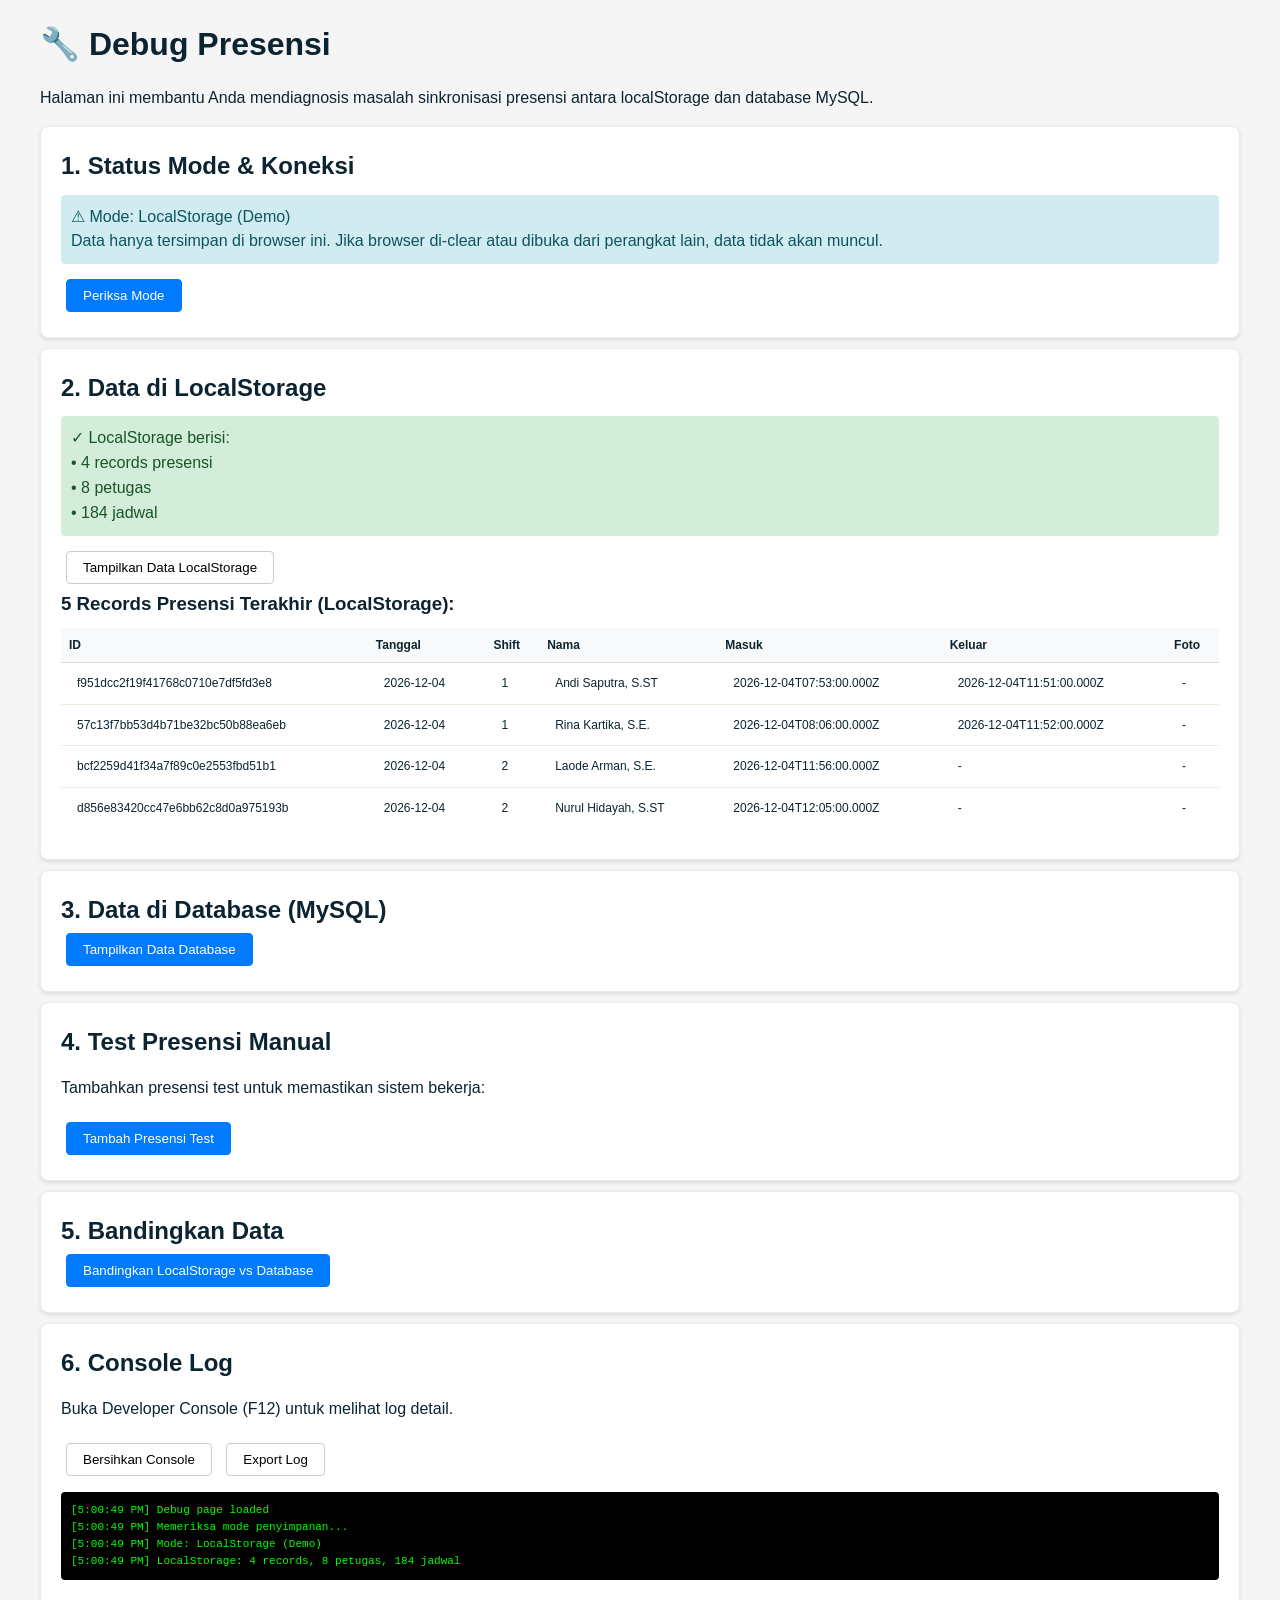
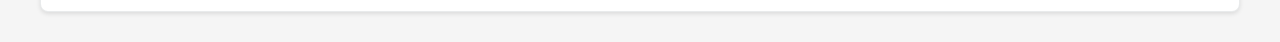
<file: public/standalone/debug-presensi.html>
<!DOCTYPE html>
<html lang="id">
<head>
<meta charset="UTF-8" />
<meta name="viewport" content="width=device-width, initial-scale=1.0" />
<title>Debug Presensi · SIPELOK</title>
<link rel="stylesheet" href="css/gaya.css" />
<style>
  body { font-family: sans-serif; padding: 20px; background: #f5f5f5; }
  .card { background: white; padding: 20px; margin: 10px 0; border-radius: 8px; box-shadow: 0 2px 4px rgba(0,0,0,0.1); }
  .status { padding: 10px; border-radius: 4px; margin: 10px 0; }
  .status.ok { background: #d4edda; color: #155724; }
  .status.error { background: #f8d7da; color: #721c24; }
  .status.info { background: #d1ecf1; color: #0c5460; }
  pre { background: #000; color: #0f0; padding: 10px; border-radius: 4px; overflow-x: auto; font-size: 11px; max-height: 400px; overflow-y: auto; }
  button { padding: 8px 16px; margin: 5px; cursor: pointer; border-radius: 4px; border: 1px solid #ccc; background: white; }
  button:hover { background: #e9ecef; }
  .btn-primary { background: #007bff; color: white; border-color: #007bff; }
  .btn-primary:hover { background: #0056b3; }
  .btn-danger { background: #dc3545; color: white; border-color: #dc3545; }
  .btn-danger:hover { background: #c82333; }
  table { width: 100%; border-collapse: collapse; margin: 10px 0; font-size: 12px; }
  th, td { padding: 8px; text-align: left; border-bottom: 1px solid #ddd; }
  th { background: #f8f9fa; font-weight: bold; }
</style>
</head>
<body>
<div style="max-width: 1200px; margin: 0 auto;">
  <h1>🔧 Debug Presensi</h1>
  <p>Halaman ini membantu Anda mendiagnosis masalah sinkronisasi presensi antara localStorage dan database MySQL.</p>

  <div class="card">
    <h2>1. Status Mode & Koneksi</h2>
    <div id="modeStatus"></div>
    <button onclick="checkMode()" class="btn-primary">Periksa Mode</button>
  </div>

  <div class="card">
    <h2>2. Data di LocalStorage</h2>
    <div id="localStorageStatus"></div>
    <button onclick="showLocalStorage()">Tampilkan Data LocalStorage</button>
    <div id="localStorageData"></div>
  </div>

  <div class="card">
    <h2>3. Data di Database (MySQL)</h2>
    <div id="databaseStatus"></div>
    <button onclick="showDatabase()" class="btn-primary">Tampilkan Data Database</button>
    <div id="databaseData"></div>
  </div>

  <div class="card">
    <h2>4. Test Presensi Manual</h2>
    <p>Tambahkan presensi test untuk memastikan sistem bekerja:</p>
    <button onclick="testPresensi()" class="btn-primary">Tambah Presensi Test</button>
    <div id="testResult"></div>
  </div>

  <div class="card">
    <h2>5. Bandingkan Data</h2>
    <button onclick="compareData()" class="btn-primary">Bandingkan LocalStorage vs Database</button>
    <div id="compareResult"></div>
  </div>

  <div class="card">
    <h2>6. Console Log</h2>
    <p>Buka Developer Console (F12) untuk melihat log detail.</p>
    <button onclick="clearConsole()">Bersihkan Console</button>
    <button onclick="exportLog()">Export Log</button>
    <pre id="logOutput">Log akan muncul di sini...</pre>
  </div>
</div>

<script src="js/util.js?v=2.0.0"></script>
<script>
  let logMessages = [];

  function log(msg, type = 'info') {
    const timestamp = new Date().toLocaleTimeString();
    const logMsg = `[${timestamp}] ${msg}`;
    logMessages.push(logMsg);
    
    const logOutput = document.getElementById('logOutput');
    logOutput.textContent = logMessages.join('\n');
    logOutput.scrollTop = logOutput.scrollHeight;
    
    console.log(`[${type}]`, msg);
  }

  async function checkMode() {
    const status = document.getElementById('modeStatus');
    status.innerHTML = '<p>Memeriksa...</p>';
    log('Memeriksa mode penyimpanan...');
    
    const mode = await init();
    
    if (mode === 'db') {
      status.innerHTML = '<div class="status ok">✓ Mode: MySQL (Database)<br>Data tersimpan di database MySQL dan tersinkronisasi antar perangkat.</div>';
      log('Mode: MySQL (Database)', 'success');
    } else {
      status.innerHTML = '<div class="status info">⚠ Mode: LocalStorage (Demo)<br>Data hanya tersimpan di browser ini. Jika browser di-clear atau dibuka dari perangkat lain, data tidak akan muncul.</div>';
      log('Mode: LocalStorage (Demo)', 'warning');
    }
  }

  function showLocalStorage() {
    const status = document.getElementById('localStorageStatus');
    const data = document.getElementById('localStorageData');
    
    const records = JSON.parse(localStorage.getItem('sipelok.records') || '[]');
    const petugas = JSON.parse(localStorage.getItem('sipelok.petugas') || '[]');
    const jadwal = JSON.parse(localStorage.getItem('sipelok.jadwal') || '[]');
    
    status.innerHTML = `<div class="status ok">✓ LocalStorage berisi:<br>
      • ${records.length} records presensi<br>
      • ${petugas.length} petugas<br>
      • ${jadwal.length} jadwal</div>`;
    
    log(`LocalStorage: ${records.length} records, ${petugas.length} petugas, ${jadwal.length} jadwal`);
    
    // Tampilkan 5 records terakhir
    const recentRecords = records.slice(0, 5);
    let html = '<h3>5 Records Presensi Terakhir (LocalStorage):</h3><table><tr><th>ID</th><th>Tanggal</th><th>Shift</th><th>Nama</th><th>Masuk</th><th>Keluar</th><th>Foto</th></tr>';
    recentRecords.forEach(r => {
      html += `<tr>
        <td>${r.id}</td>
        <td>${r.date}</td>
        <td>${r.shift}</td>
        <td>${r.nama}</td>
        <td>${r.masuk || '-'}</td>
        <td>${r.keluar || '-'}</td>
        <td>${r.fotoMasuk ? '✓' : '-'}</td>
      </tr>`;
    });
    html += '</table>';
    
    data.innerHTML = html;
  }

  async function showDatabase() {
    const status = document.getElementById('databaseStatus');
    const data = document.getElementById('databaseData');
    
    status.innerHTML = '<p>Memeriksa database...</p>';
    log('Memeriksa database...');
    
    try {
      const result = await http('bootstrap');
      
      if (result && result.ok) {
        status.innerHTML = `<div class="status ok">✓ Database berisi:<br>
          • ${result.records.length} records presensi<br>
          • ${result.petugas.length} petugas<br>
          • ${result.jadwal.length} jadwal</div>`;
        
        log(`Database: ${result.records.length} records, ${result.petugas.length} petugas, ${result.jadwal.length} jadwal`, 'success');
        
        // Tampilkan 5 records terakhir
        const recentRecords = result.records.slice(0, 5);
        let html = '<h3>5 Records Presensi Terakhir (Database):</h3><table><tr><th>ID</th><th>Tanggal</th><th>Shift</th><th>Nama</th><th>Masuk</th><th>Keluar</th><th>Foto</th></tr>';
        recentRecords.forEach(r => {
          html += `<tr>
            <td>${r.id}</td>
            <td>${r.date}</td>
            <td>${r.shift}</td>
            <td>${r.nama}</td>
            <td>${r.masuk || '-'}</td>
            <td>${r.keluar || '-'}</td>
            <td>${r.fotoMasuk ? '✓' : '-'}</td>
          </tr>`;
        });
        html += '</table>';
        
        data.innerHTML = html;
      } else {
        status.innerHTML = '<div class="status error">✗ Gagal mengambil data dari database<br>' + (result?.error || 'Unknown error') + '</div>';
        log('Gagal mengambil data dari database: ' + (result?.error || 'Unknown error'), 'error');
      }
    } catch (e) {
      status.innerHTML = '<div class="status error">✗ Error: ' + e.message + '<br>Pastikan server PHP dan MySQL berjalan.</div>';
      log('Error: ' + e.message, 'error');
    }
  }

  async function testPresensi() {
    const result = document.getElementById('testResult');
    result.innerHTML = '<p>Menambahkan presensi test...</p>';
    log('Menambahkan presensi test...');
    
    try {
      await init();
      
      if (S.petugas.length === 0) {
        result.innerHTML = '<div class="status error">✗ Tidak ada petugas. Tambahkan petugas dulu di menu Admin.</div>';
        log('Tidak ada petugas', 'error');
        return;
      }
      
      const petugas = S.petugas[0];
      const shift = shiftForTime();
      
      result.innerHTML = '<p>Menambahkan presensi untuk: ' + petugas.nama + ' (Shift ' + shift + ')...</p>';
      log('Menambahkan presensi untuk: ' + petugas.nama);
      
      // Progress callback
      const onProgress = (progress) => {
        log('Progress: ' + progress.percent + '% - ' + progress.status);
        result.innerHTML = '<p>Progress: ' + progress.percent + '% - ' + progress.status + '</p>';
      };
      
      const record = checkIn(petugas, shift, null, onProgress);
      
      log('Record created with ID: ' + record.id);
      
      // Tunggu sebentar untuk memastikan upload selesai
      setTimeout(async () => {
        // Verifikasi apakah record berhasil disimpan ke database
        try {
          const dbResult = await http('bootstrap');
          if (dbResult && dbResult.ok) {
            const found = dbResult.records.find(r => r.id === record.id);
            if (found) {
              result.innerHTML = '<div class="status ok">✓ Presensi test berhasil ditambahkan!<br>' +
                'ID: ' + record.id + '<br>' +
                'Nama: ' + record.nama + '<br>' +
                'Shift: ' + record.shift + '<br>' +
                'Masuk: ' + record.masuk + '<br>' +
                '<strong>✓ Tersimpan di database</strong></div>' +
                '<p><a href="admin.html">Lihat di Admin →</a></p>';
              log('Presensi test berhasil dan tersimpan di database: ' + record.id, 'success');
            } else {
              result.innerHTML = '<div class="status error">✗ Presensi test dibuat tapi TIDAK tersimpan di database!<br>' +
                'ID: ' + record.id + '<br>' +
                'Periksa console browser (F12) untuk detail error.</div>';
              log('Presensi test TIDAK tersimpan di database: ' + record.id, 'error');
            }
          }
        } catch (e) {
          log('Error verifikasi database: ' + e.message, 'error');
        }
      }, 3000);
      
    } catch (e) {
      result.innerHTML = '<div class="status error">✗ Error: ' + e.message + '</div>';
      log('Error: ' + e.message, 'error');
    }
  }

  async function compareData() {
    const result = document.getElementById('compareResult');
    result.innerHTML = '<p>Membandingkan data...</p>';
    log('Membandingkan data LocalStorage vs Database...');
    
    try {
      // Ambil data dari localStorage
      const localRecords = JSON.parse(localStorage.getItem('sipelok.records') || '[]');
      const localIds = new Set(localRecords.map(r => r.id));
      
      // Ambil data dari database
      const dbResult = await http('bootstrap');
      if (!dbResult || !dbResult.ok) {
        result.innerHTML = '<div class="status error">✗ Gagal mengambil data dari database</div>';
        log('Gagal mengambil data dari database', 'error');
        return;
      }
      
      const dbRecords = dbResult.records || [];
      const dbIds = new Set(dbRecords.map(r => r.id));
      
      // Bandingkan
      const onlyInLocal = localRecords.filter(r => !dbIds.has(r.id));
      const onlyInDb = dbRecords.filter(r => !localIds.has(r.id));
      const inBoth = localRecords.filter(r => dbIds.has(r.id));
      
      let html = '<h3>Hasil Perbandingan:</h3>';
      html += '<div class="status ' + (onlyInLocal.length === 0 && onlyInDb.length === 0 ? 'ok' : 'error') + '">';
      html += '• Data di LocalStorage: ' + localRecords.length + ' records<br>';
      html += '• Data di Database: ' + dbRecords.length + ' records<br>';
      html += '• Data di kedua tempat: ' + inBoth.length + ' records<br>';
      html += '• Hanya di LocalStorage: ' + onlyInLocal.length + ' records<br>';
      html += '• Hanya di Database: ' + onlyInDb.length + ' records';
      html += '</div>';
      
      if (onlyInLocal.length > 0) {
        html += '<h3>Data yang HANYA ada di LocalStorage (belum tersinkron ke database):</h3>';
        html += '<table><tr><th>ID</th><th>Tanggal</th><th>Nama</th><th>Masuk</th></tr>';
        onlyInLocal.forEach(r => {
          html += `<tr><td>${r.id}</td><td>${r.date}</td><td>${r.nama}</td><td>${r.masuk}</td></tr>`;
        });
        html += '</table>';
        html += '<p class="status error">⚠ Data ini belum tersinkron ke database! Periksa koneksi server dan coba simpan ulang.</p>';
      }
      
      if (onlyInDb.length > 0) {
        html += '<h3>Data yang HANYA ada di Database (belum ada di LocalStorage):</h3>';
        html += '<table><tr><th>ID</th><th>Tanggal</th><th>Nama</th><th>Masuk</th></tr>';
        onlyInDb.forEach(r => {
          html += `<tr><td>${r.id}</td><td>${r.date}</td><td>${r.nama}</td><td>${r.masuk}</td></tr>`;
        });
        html += '</table>';
      }
      
      result.innerHTML = html;
      log('Perbandingan selesai: ' + onlyInLocal.length + ' hanya di lokal, ' + onlyInDb.length + ' hanya di database');
      
    } catch (e) {
      result.innerHTML = '<div class="status error">✗ Error: ' + e.message + '</div>';
      log('Error: ' + e.message, 'error');
    }
  }

  function clearConsole() {
    console.clear();
    logMessages = [];
    document.getElementById('logOutput').textContent = 'Log telah dibersihkan';
    log('Console dibersihkan');
  }

  function exportLog() {
    const logText = logMessages.join('\n');
    const blob = new Blob([logText], { type: 'text/plain' });
    const url = URL.createObjectURL(blob);
    const a = document.createElement('a');
    a.href = url;
    a.download = 'sipelok-debug-log-' + new Date().toISOString().split('T')[0] + '.txt';
    a.click();
    URL.revokeObjectURL(url);
    log('Log diekspor');
  }

  // Auto-check on load
  window.onload = async () => {
    log('Debug page loaded');
    await checkMode();
    showLocalStorage();
  };
</script>
</body>
</html>
</file>
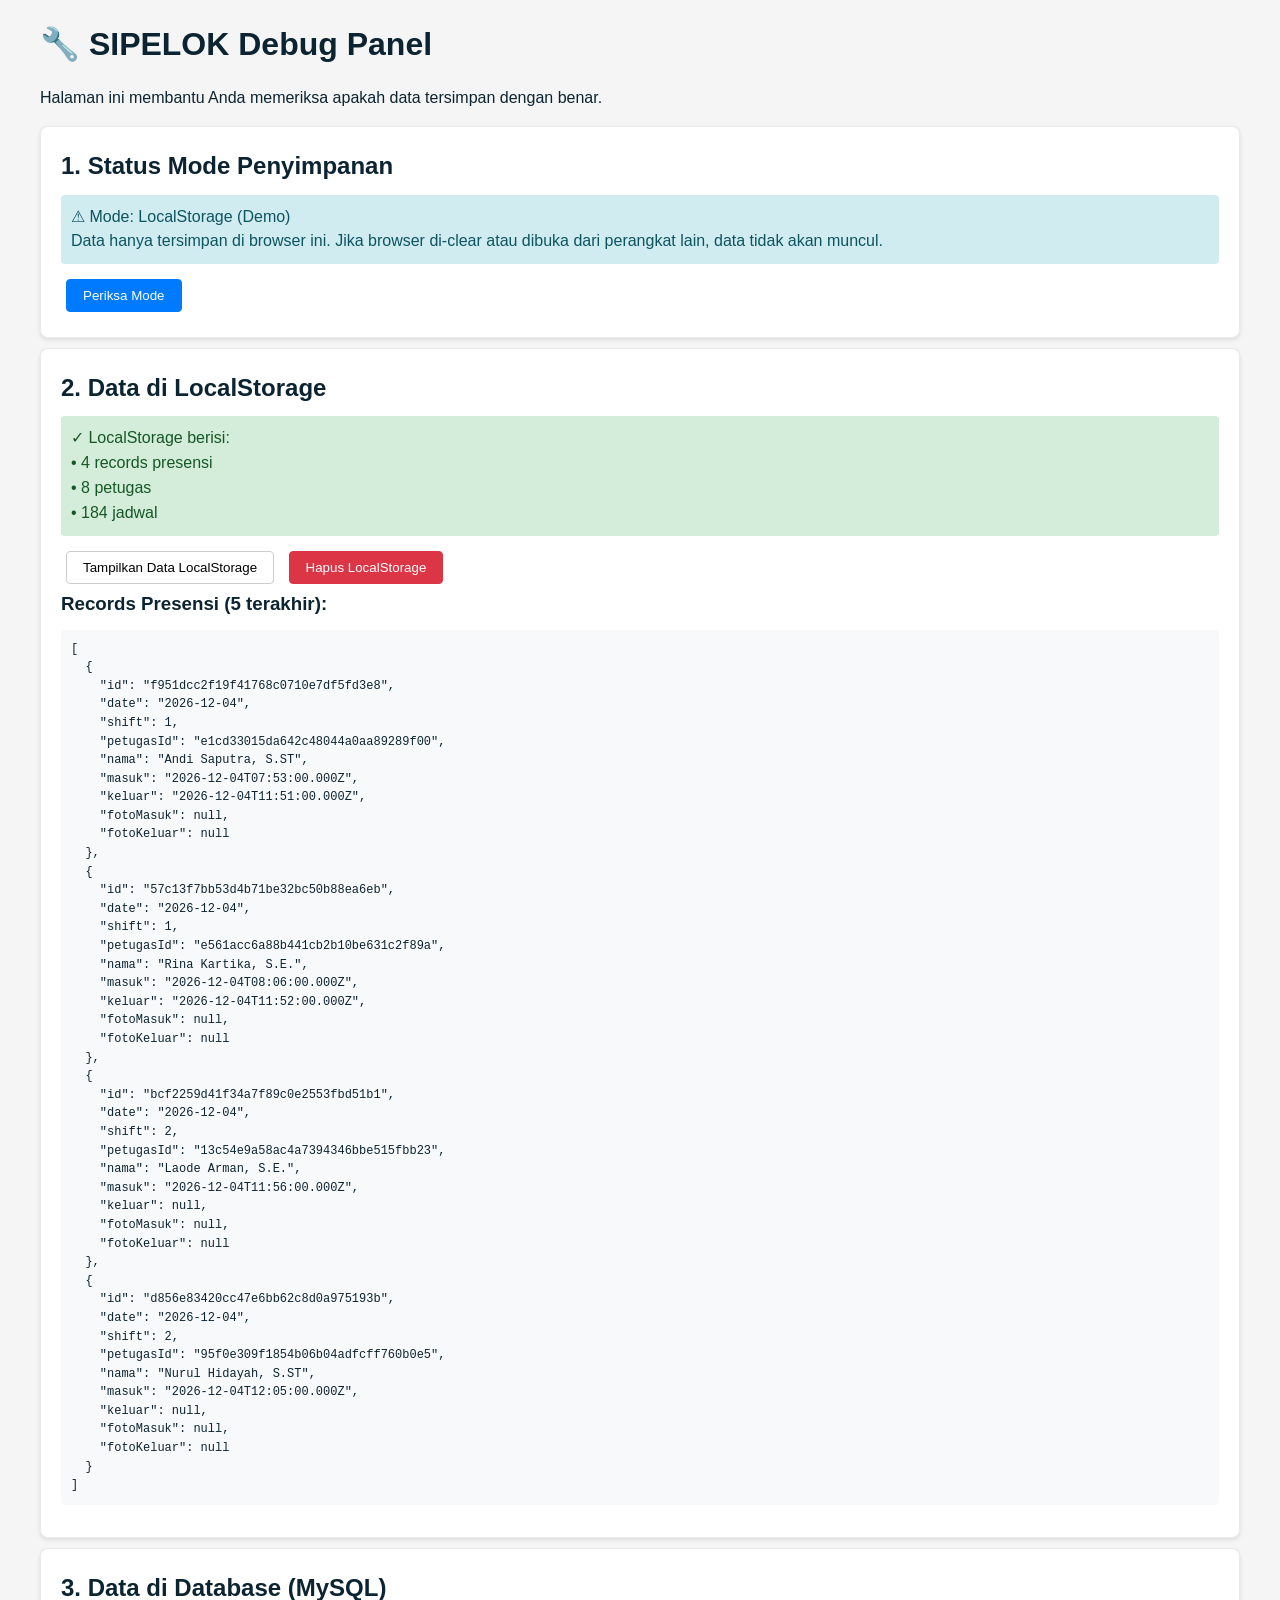
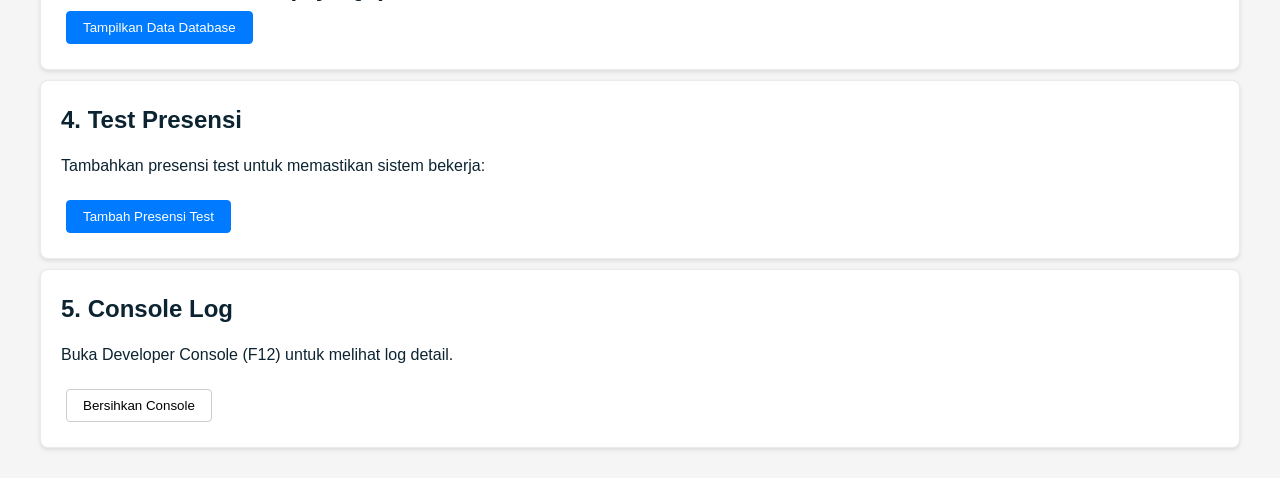
<file: public/standalone/debug.html>
<!DOCTYPE html>
<html lang="id">
<head>
<meta charset="UTF-8" />
<meta name="viewport" content="width=device-width, initial-scale=1.0" />
<title>Debug · SIPELOK</title>
<link rel="stylesheet" href="css/gaya.css" />
<style>
  body { font-family: sans-serif; padding: 20px; background: #f5f5f5; }
  .card { background: white; padding: 20px; margin: 10px 0; border-radius: 8px; box-shadow: 0 2px 4px rgba(0,0,0,0.1); }
  .status { padding: 10px; border-radius: 4px; margin: 10px 0; }
  .status.ok { background: #d4edda; color: #155724; }
  .status.error { background: #f8d7da; color: #721c24; }
  .status.info { background: #d1ecf1; color: #0c5460; }
  pre { background: #f8f9fa; padding: 10px; border-radius: 4px; overflow-x: auto; font-size: 12px; }
  button { padding: 8px 16px; margin: 5px; cursor: pointer; border-radius: 4px; border: 1px solid #ccc; background: white; }
  button:hover { background: #e9ecef; }
  .btn-primary { background: #007bff; color: white; border-color: #007bff; }
  .btn-primary:hover { background: #0056b3; }
  .btn-danger { background: #dc3545; color: white; border-color: #dc3545; }
  .btn-danger:hover { background: #c82333; }
  table { width: 100%; border-collapse: collapse; margin: 10px 0; }
  th, td { padding: 8px; text-align: left; border-bottom: 1px solid #ddd; }
  th { background: #f8f9fa; font-weight: bold; }
</style>
</head>
<body>
<div style="max-width: 1200px; margin: 0 auto;">
  <h1>🔧 SIPELOK Debug Panel</h1>
  <p>Halaman ini membantu Anda memeriksa apakah data tersimpan dengan benar.</p>

  <div class="card">
    <h2>1. Status Mode Penyimpanan</h2>
    <div id="modeStatus"></div>
    <button onclick="checkMode()" class="btn-primary">Periksa Mode</button>
  </div>

  <div class="card">
    <h2>2. Data di LocalStorage</h2>
    <div id="localStorageStatus"></div>
    <button onclick="showLocalStorage()">Tampilkan Data LocalStorage</button>
    <button onclick="clearLocalStorage()" class="btn-danger">Hapus LocalStorage</button>
    <div id="localStorageData"></div>
  </div>

  <div class="card">
    <h2>3. Data di Database (MySQL)</h2>
    <div id="databaseStatus"></div>
    <button onclick="showDatabase()" class="btn-primary">Tampilkan Data Database</button>
    <div id="databaseData"></div>
  </div>

  <div class="card">
    <h2>4. Test Presensi</h2>
    <p>Tambahkan presensi test untuk memastikan sistem bekerja:</p>
    <button onclick="testPresensi()" class="btn-primary">Tambah Presensi Test</button>
    <div id="testResult"></div>
  </div>

  <div class="card">
    <h2>5. Console Log</h2>
    <p>Buka Developer Console (F12) untuk melihat log detail.</p>
    <button onclick="clearConsole()">Bersihkan Console</button>
  </div>
</div>

<script src="js/util.js?v=2.0.0"></script>
<script>
  async function checkMode() {
    const status = document.getElementById('modeStatus');
    status.innerHTML = '<p>Memeriksa...</p>';
    
    const mode = await init();
    
    if (mode === 'db') {
      status.innerHTML = '<div class="status ok">✓ Mode: MySQL (Database)<br>Data tersimpan di database MySQL dan tersinkronisasi antar perangkat.</div>';
    } else {
      status.innerHTML = '<div class="status info">⚠ Mode: LocalStorage (Demo)<br>Data hanya tersimpan di browser ini. Jika browser di-clear atau dibuka dari perangkat lain, data tidak akan muncul.</div>';
    }
  }

  function showLocalStorage() {
    const status = document.getElementById('localStorageStatus');
    const data = document.getElementById('localStorageData');
    
    const records = JSON.parse(localStorage.getItem('sipelok.records') || '[]');
    const petugas = JSON.parse(localStorage.getItem('sipelok.petugas') || '[]');
    const jadwal = JSON.parse(localStorage.getItem('sipelok.jadwal') || '[]');
    
    status.innerHTML = `<div class="status ok">✓ LocalStorage berisi:<br>
      • ${records.length} records presensi<br>
      • ${petugas.length} petugas<br>
      • ${jadwal.length} jadwal</div>`;
    
    data.innerHTML = '<h3>Records Presensi (5 terakhir):</h3>' +
      '<pre>' + JSON.stringify(records.slice(0, 5), null, 2) + '</pre>';
  }

  function clearLocalStorage() {
    if (confirm('Hapus semua data di LocalStorage?')) {
      localStorage.clear();
      document.getElementById('localStorageStatus').innerHTML = '<div class="status ok">✓ LocalStorage telah dihapus</div>';
      document.getElementById('localStorageData').innerHTML = '';
    }
  }

  async function showDatabase() {
    const status = document.getElementById('databaseStatus');
    const data = document.getElementById('databaseData');
    
    status.innerHTML = '<p>Memeriksa database...</p>';
    
    try {
      const result = await http('bootstrap');
      
      if (result && result.ok) {
        status.innerHTML = `<div class="status ok">✓ Database berisi:<br>
          • ${result.records.length} records presensi<br>
          • ${result.petugas.length} petugas<br>
          • ${result.jadwal.length} jadwal</div>`;
        
        data.innerHTML = '<h3>Records Presensi di Database (5 terakhir):</h3>' +
          '<pre>' + JSON.stringify(result.records.slice(0, 5), null, 2) + '</pre>';
      } else {
        status.innerHTML = '<div class="status error">✗ Gagal mengambil data dari database<br>' + (result?.error || 'Unknown error') + '</div>';
      }
    } catch (e) {
      status.innerHTML = '<div class="status error">✗ Error: ' + e.message + '<br>Pastikan server PHP dan MySQL berjalan.</div>';
    }
  }

  async function testPresensi() {
    const result = document.getElementById('testResult');
    result.innerHTML = '<p>Menambahkan presensi test...</p>';
    
    try {
      await init();
      
      if (S.petugas.length === 0) {
        result.innerHTML = '<div class="status error">✗ Tidak ada petugas. Tambahkan petugas dulu di menu Admin.</div>';
        return;
      }
      
      const petugas = S.petugas[0];
      const shift = shiftForTime();
      
      result.innerHTML = '<p>Menambahkan presensi untuk: ' + petugas.nama + ' (Shift ' + shift + ')...</p>';
      
      const record = checkIn(petugas, shift, null);
      
      result.innerHTML = '<div class="status ok">✓ Presensi test berhasil ditambahkan!<br>' +
        'ID: ' + record.id + '<br>' +
        'Nama: ' + record.nama + '<br>' +
        'Shift: ' + record.shift + '<br>' +
        'Masuk: ' + record.masuk + '</div>' +
        '<p><a href="admin.html">Lihat di Admin →</a></p>';
      
    } catch (e) {
      result.innerHTML = '<div class="status error">✗ Error: ' + e.message + '</div>';
    }
  }

  function clearConsole() {
    console.clear();
    alert('Console telah dibersihkan');
  }

  // Auto-check on load
  window.onload = async () => {
    await checkMode();
    showLocalStorage();
  };
</script>
</body>
</html>
</file>
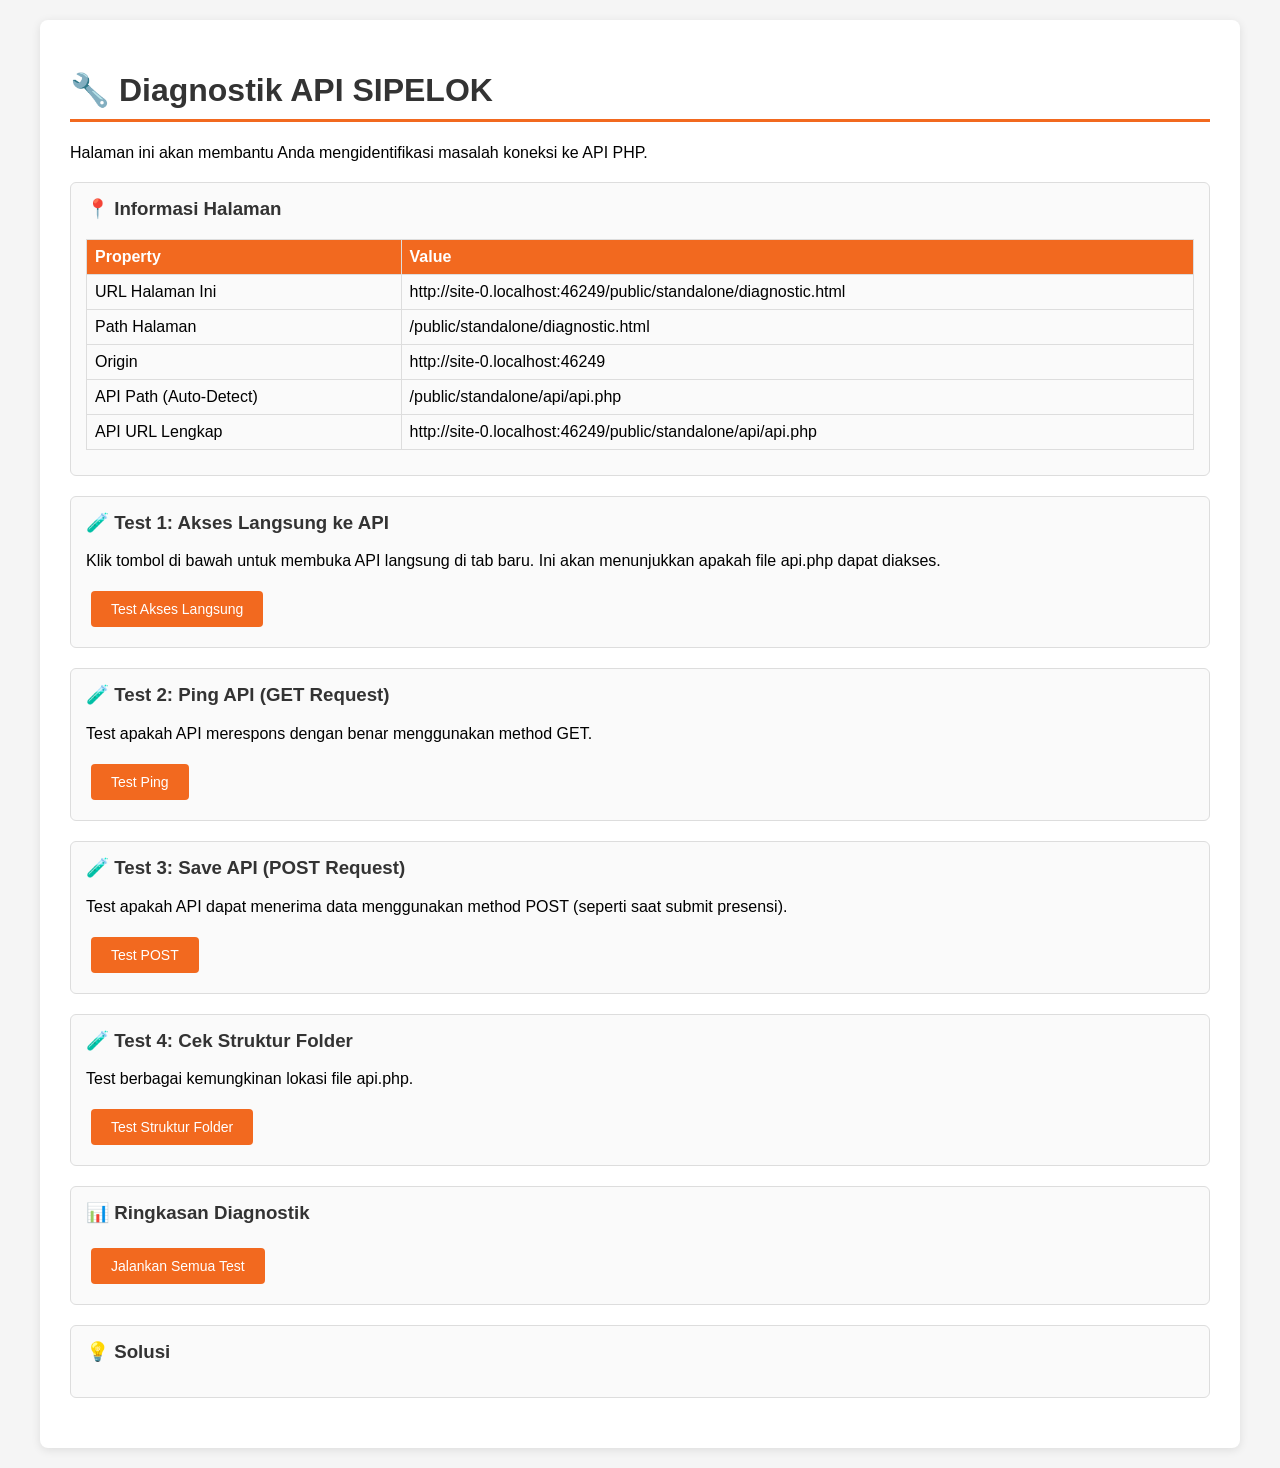
<file: public/standalone/diagnostic.html>
<!DOCTYPE html>
<html lang="id">
<head>
  <meta charset="UTF-8">
  <meta name="viewport" content="width=device-width, initial-scale=1.0">
  <title>Diagnostik API - SIPELOK</title>
  <style>
    body {
      font-family: 'Segoe UI', Tahoma, Geneva, Verdana, sans-serif;
      max-width: 1200px;
      margin: 0 auto;
      padding: 20px;
      background: #f5f5f5;
    }
    .container {
      background: white;
      padding: 30px;
      border-radius: 8px;
      box-shadow: 0 2px 10px rgba(0,0,0,0.1);
    }
    h1 {
      color: #333;
      border-bottom: 3px solid #f2691f;
      padding-bottom: 10px;
    }
    h2 {
      color: #555;
      margin-top: 30px;
    }
    .test-section {
      margin: 20px 0;
      padding: 15px;
      border: 1px solid #ddd;
      border-radius: 6px;
      background: #fafafa;
    }
    .test-section h3 {
      margin-top: 0;
      color: #333;
    }
    button {
      background: #f2691f;
      color: white;
      border: none;
      padding: 10px 20px;
      border-radius: 4px;
      cursor: pointer;
      font-size: 14px;
      margin: 5px;
    }
    button:hover {
      background: #d9550f;
    }
    button:disabled {
      background: #ccc;
      cursor: not-allowed;
    }
    .result {
      margin-top: 10px;
      padding: 10px;
      border-radius: 4px;
      font-family: 'Courier New', monospace;
      font-size: 12px;
      white-space: pre-wrap;
      word-break: break-all;
    }
    .success {
      background: #d4edda;
      color: #155724;
      border: 1px solid #c3e6cb;
    }
    .error {
      background: #f8d7da;
      color: #721c24;
      border: 1px solid #f5c6cb;
    }
    .info {
      background: #d1ecf1;
      color: #0c5460;
      border: 1px solid #bee5eb;
    }
    .warning {
      background: #fff3cd;
      color: #856404;
      border: 1px solid #ffeaa7;
    }
    table {
      width: 100%;
      border-collapse: collapse;
      margin: 10px 0;
    }
    th, td {
      padding: 8px;
      text-align: left;
      border: 1px solid #ddd;
    }
    th {
      background: #f2691f;
      color: white;
    }
    .status-icon {
      display: inline-block;
      width: 20px;
      height: 20px;
      border-radius: 50%;
      margin-right: 10px;
    }
    .status-ok {
      background: #28a745;
    }
    .status-error {
      background: #dc3545;
    }
    .status-warning {
      background: #ffc107;
    }
  </style>
</head>
<body>
  <div class="container">
    <h1>🔧 Diagnostik API SIPELOK</h1>
    <p>Halaman ini akan membantu Anda mengidentifikasi masalah koneksi ke API PHP.</p>
    
    <div class="test-section">
      <h3>📍 Informasi Halaman</h3>
      <table>
        <tr>
          <th>Property</th>
          <th>Value</th>
        </tr>
        <tr>
          <td>URL Halaman Ini</td>
          <td id="pageUrl"></td>
        </tr>
        <tr>
          <td>Path Halaman</td>
          <td id="pagePath"></td>
        </tr>
        <tr>
          <td>Origin</td>
          <td id="pageOrigin"></td>
        </tr>
        <tr>
          <td>API Path (Auto-Detect)</td>
          <td id="apiPath"></td>
        </tr>
        <tr>
          <td>API URL Lengkap</td>
          <td id="apiUrl"></td>
        </tr>
      </table>
    </div>

    <div class="test-section">
      <h3>🧪 Test 1: Akses Langsung ke API</h3>
      <p>Klik tombol di bawah untuk membuka API langsung di tab baru. Ini akan menunjukkan apakah file api.php dapat diakses.</p>
      <button onclick="testDirectAccess()">Test Akses Langsung</button>
      <div id="directResult"></div>
    </div>

    <div class="test-section">
      <h3>🧪 Test 2: Ping API (GET Request)</h3>
      <p>Test apakah API merespons dengan benar menggunakan method GET.</p>
      <button onclick="testPing()">Test Ping</button>
      <div id="pingResult"></div>
    </div>

    <div class="test-section">
      <h3>🧪 Test 3: Save API (POST Request)</h3>
      <p>Test apakah API dapat menerima data menggunakan method POST (seperti saat submit presensi).</p>
      <button onclick="testPost()">Test POST</button>
      <div id="postResult"></div>
    </div>

    <div class="test-section">
      <h3>🧪 Test 4: Cek Struktur Folder</h3>
      <p>Test berbagai kemungkinan lokasi file api.php.</p>
      <button onclick="testFolderStructure()">Test Struktur Folder</button>
      <div id="folderResult"></div>
    </div>

    <div class="test-section">
      <h3>📊 Ringkasan Diagnostik</h3>
      <button onclick="runAllTests()">Jalankan Semua Test</button>
      <div id="summary"></div>
    </div>

    <div class="test-section">
      <h3>💡 Solusi</h3>
      <div id="solutions"></div>
    </div>
  </div>

  <script>
    // Auto-detect API path
    function getApiPath() {
      const path = window.location.pathname;
      const basePath = path.substring(0, path.lastIndexOf('/') + 1);
      return basePath + 'api/api.php';
    }

    const API = getApiPath();
    const API_KEY = "sipelok-konawe-2024";

    // Display page info
    document.getElementById('pageUrl').textContent = window.location.href;
    document.getElementById('pagePath').textContent = window.location.pathname;
    document.getElementById('pageOrigin').textContent = window.location.origin;
    document.getElementById('apiPath').textContent = API;
    document.getElementById('apiUrl').textContent = window.location.origin + API;

    // Test 1: Direct Access
    function testDirectAccess() {
      const resultDiv = document.getElementById('directResult');
      resultDiv.innerHTML = '<div class="info">Membuka API di tab baru...</div>';
      
      const apiUrl = window.location.origin + API + '?action=ping';
      window.open(apiUrl, '_blank');
      
      resultDiv.innerHTML = `
        <div class="info">
          <strong>URL yang dibuka:</strong><br>
          ${apiUrl}<br><br>
          <strong>Instruksi:</strong><br>
          1. Lihat tab baru yang terbuka<br>
          2. Jika muncul JSON dengan "ok": true → API berfungsi normal<br>
          3. Jika muncul HTML 404 → File api.php tidak ada di lokasi tersebut<br>
          4. Jika muncul error PHP → Ada masalah di kode PHP
        </div>
      `;
    }

    // Test 2: Ping
    async function testPing() {
      const resultDiv = document.getElementById('pingResult');
      resultDiv.innerHTML = '<div class="info">Testing...</div>';
      
      try {
        const response = await fetch(API + '?action=ping', {
          method: 'GET',
          headers: {
            'X-Sipelok-Key': API_KEY
          }
        });
        
        const responseText = await response.text();
        
        // Check if HTML
        if (responseText.trim().startsWith('<!DOCTYPE') || responseText.trim().startsWith('<html')) {
          resultDiv.innerHTML = `
            <div class="error">
              <strong>❌ ERROR: Server mengembalikan HTML, bukan JSON</strong><br><br>
              <strong>HTTP Status:</strong> ${response.status}<br>
              <strong>Content-Type:</strong> ${response.headers.get('content-type')}<br><br>
              <strong>Response (200 karakter pertama):</strong><br>
              ${responseText.substring(0, 200)}...<br><br>
              <strong>Kesimpulan:</strong> File api.php tidak ada atau server mengembalikan error page.
            </div>
          `;
          return;
        }
        
        const data = JSON.parse(responseText);
        
        if (data.ok) {
          resultDiv.innerHTML = `
            <div class="success">
              <strong>✅ SUCCESS: API berfungsi normal</strong><br><br>
              <strong>HTTP Status:</strong> ${response.status}<br>
              <strong>Response:</strong><br>
              ${JSON.stringify(data, null, 2)}
            </div>
          `;
        } else {
          resultDiv.innerHTML = `
            <div class="error">
              <strong>❌ ERROR: API mengembalikan error</strong><br><br>
              <strong>HTTP Status:</strong> ${response.status}<br>
              <strong>Error:</strong> ${data.error || 'Unknown error'}
            </div>
          `;
        }
      } catch (e) {
        resultDiv.innerHTML = `
          <div class="error">
            <strong>❌ ERROR: ${e.message}</strong><br><br>
            Kemungkinan penyebab:<br>
            1. File api.php tidak ada<br>
            2. Server tidak dapat diakses<br>
            3. Ada masalah CORS
          </div>
        `;
      }
    }

    // Test 3: POST
    async function testPost() {
      const resultDiv = document.getElementById('postResult');
      resultDiv.innerHTML = '<div class="info">Testing...</div>';
      
      try {
        const testData = [{
          id: 'test_' + Date.now(),
          date: new Date().toISOString().split('T')[0],
          shift: 1,
          petugasId: 'test_petugas',
          nama: 'Test User',
          masuk: new Date().toISOString(),
          keluar: null,
          fotoMasuk: null,
          fotoKeluar: null
        }];
        
        const response = await fetch(API + '?action=save&table=records', {
          method: 'POST',
          headers: {
            'Content-Type': 'application/json',
            'X-Sipelok-Key': API_KEY
          },
          body: JSON.stringify(testData)
        });
        
        const responseText = await response.text();
        
        // Check if HTML
        if (responseText.trim().startsWith('<!DOCTYPE') || responseText.trim().startsWith('<html')) {
          resultDiv.innerHTML = `
            <div class="error">
              <strong>❌ ERROR: Server mengembalikan HTML, bukan JSON</strong><br><br>
              <strong>HTTP Status:</strong> ${response.status}<br>
              <strong>Content-Type:</strong> ${response.headers.get('content-type')}<br><br>
              <strong>Response (200 karakter pertama):</strong><br>
              ${responseText.substring(0, 200)}...<br><br>
              <strong>Kesimpulan:</strong> File api.php tidak ada atau server mengembalikan error page.
            </div>
          `;
          return;
        }
        
        const data = JSON.parse(responseText);
        
        if (data.ok) {
          resultDiv.innerHTML = `
            <div class="success">
              <strong>✅ SUCCESS: POST request berhasil</strong><br><br>
              <strong>HTTP Status:</strong> ${response.status}<br>
              <strong>Response:</strong><br>
              ${JSON.stringify(data, null, 2)}<br><br>
              <strong>Catatan:</strong> Data test telah disimpan ke database. Anda bisa menghapusnya nanti.
            </div>
          `;
        } else {
          resultDiv.innerHTML = `
            <div class="error">
              <strong>❌ ERROR: POST request gagal</strong><br><br>
              <strong>HTTP Status:</strong> ${response.status}<br>
              <strong>Error:</strong> ${data.error || 'Unknown error'}
            </div>
          `;
        }
      } catch (e) {
        resultDiv.innerHTML = `
          <div class="error">
            <strong>❌ ERROR: ${e.message}</strong><br><br>
            Kemungkinan penyebab:<br>
            1. File api.php tidak ada<br>
            2. Server tidak dapat diakses<br>
            3. Ada masalah CORS<br>
            4. API key tidak valid
          </div>
        `;
      }
    }

    // Test 4: Folder Structure
    async function testFolderStructure() {
      const resultDiv = document.getElementById('folderResult');
      resultDiv.innerHTML = '<div class="info">Testing berbagai lokasi...</div>';
      
      const locations = [
        { path: 'api/api.php', desc: 'Relative path dari halaman ini' },
        { path: '/api/api.php', desc: 'Absolute path dari root domain' },
        { path: '/standalone/api/api.php', desc: 'Jika aplikasi di folder /standalone/' },
        { path: window.location.pathname.substring(0, window.location.pathname.lastIndexOf('/')) + '/api/api.php', desc: 'Path dinamis berdasarkan lokasi halaman' }
      ];
      
      let html = '<table><tr><th>Status</th><th>Path</th><th>Deskripsi</th><th>HTTP Status</th></tr>';
      
      for (const loc of locations) {
        try {
          const fullUrl = window.location.origin + loc.path;
          const response = await fetch(fullUrl + '?action=ping', { method: 'GET' });
          const responseText = await response.text();
          
          let status = '❌';
          let statusClass = 'error';
          
          if (responseText.trim().startsWith('{')) {
            try {
              const data = JSON.parse(responseText);
              if (data.ok) {
                status = '✅';
                statusClass = 'success';
              }
            } catch (e) {
              // Not valid JSON
            }
          }
          
          html += `<tr>
            <td>${status}</td>
            <td><code>${loc.path}</code></td>
            <td>${loc.desc}</td>
            <td>${response.status}</td>
          </tr>`;
        } catch (e) {
          html += `<tr>
            <td>❌</td>
            <td><code>${loc.path}</code></td>
            <td>${loc.desc}</td>
            <td>Error: ${e.message}</td>
          </tr>`;
        }
      }
      
      html += '</table>';
      resultDiv.innerHTML = html;
    }

    // Run all tests
    async function runAllTests() {
      const summaryDiv = document.getElementById('summary');
      summaryDiv.innerHTML = '<div class="info">Menjalankan semua test...</div>';
      
      await testPing();
      await testPost();
      await testFolderStructure();
      
      summaryDiv.innerHTML = `
        <div class="info">
          <strong>✅ Semua test telah dijalankan</strong><br><br>
          Lihat hasil di setiap section di atas.<br><br>
          <strong>Langkah selanjutnya:</strong><br>
          1. Jika Test 1 (Direct Access) menunjukkan 404 → File api.php tidak ada<br>
          2. Jika Test 2 (Ping) berhasil tapi Test 3 (POST) gagal → Masalah di kode PHP<br>
          3. Jika Test 4 menunjukkan path yang benar → Update util.js dengan path tersebut
        </div>
      `;
      
      // Generate solutions
      generateSolutions();
    }

    // Generate solutions based on test results
    function generateSolutions() {
      const solutionsDiv = document.getElementById('solutions');
      
      solutionsDiv.innerHTML = `
        <div class="warning">
          <strong>⚠️ Kemungkinan Solusi:</strong><br><br>
          
          <strong>1. File api.php tidak ada di lokasi yang benar</strong><br>
          Solusi: Upload file api.php ke folder yang sesuai<br>
          <code>
            ${window.location.origin}${API}
          </code><br><br>
          
          <strong>2. Struktur folder berbeda</strong><br>
          Solusi: Edit file <code>js/util.js</code> dan ubah fungsi <code>getApiPath()</code>:<br>
          <pre style="background: #f8f9fa; padding: 10px; border-radius: 4px;">
function getApiPath() {
  // Ganti dengan path yang sesuai
  return '/path/ke/api/api.php';
}
          </pre><br>
          
          <strong>3. Server LiteSpeed mengembalikan HTML 404 dengan status 200</strong><br>
          Solusi: Periksa konfigurasi .htaccess atau hubungi admin server<br><br>
          
          <strong>4. Permission file salah</strong><br>
          Solusi: Set permission file api.php ke 644:<br>
          <code>chmod 644 api/api.php</code><br><br>
          
          <strong>5. PHP error di server</strong><br>
          Solusi: Periksa error log PHP di server:<br>
          <code>tail -f /var/log/php_errors.log</code>
        </div>
      `;
    }
  </script>
</body>
</html>
</file>
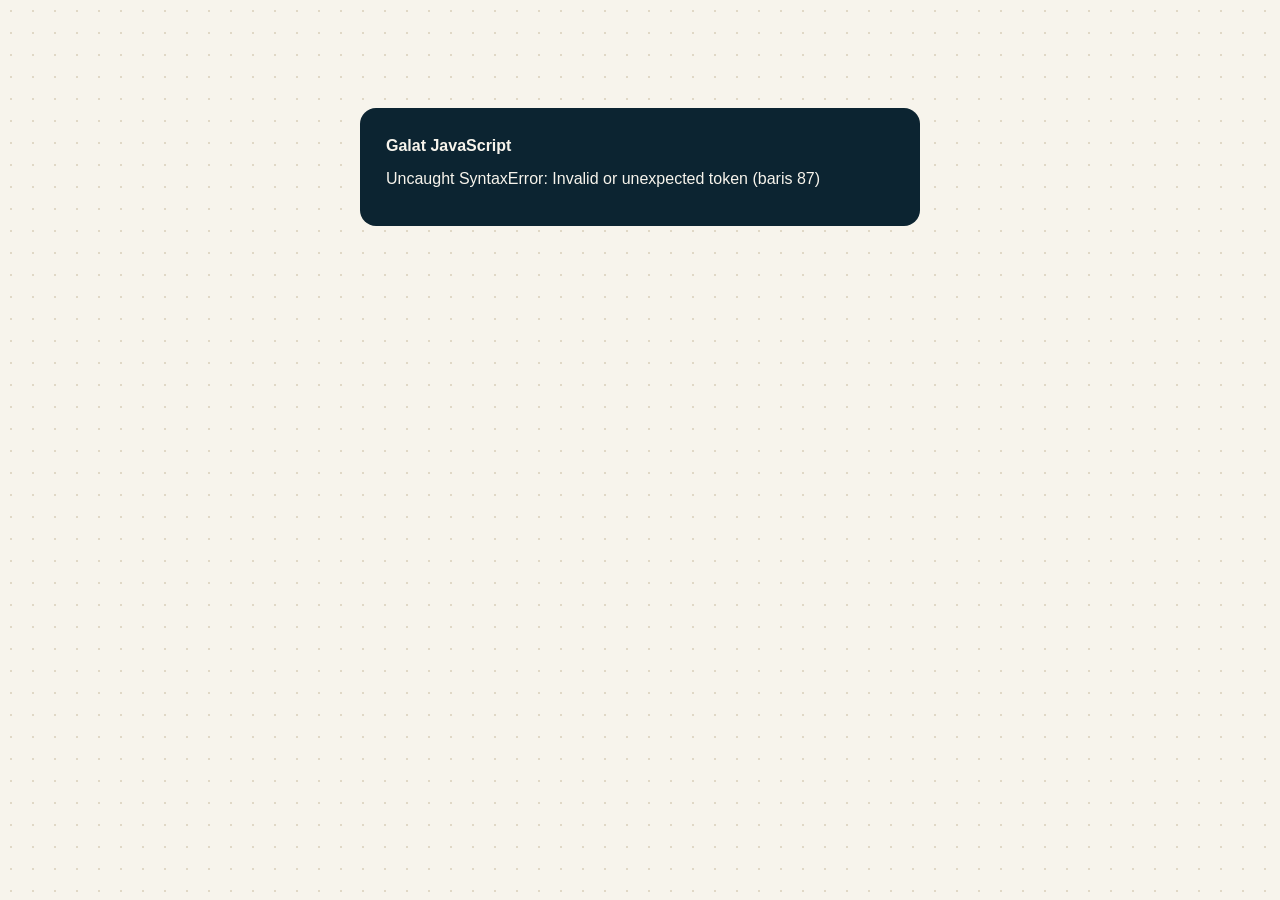
<file: public/standalone/panduan.html>
<!DOCTYPE html>
<html lang="id">
<head>
<meta charset="UTF-8" />
<meta name="viewport" content="width=device-width, initial-scale=1.0" />
<title>Panduan Instalasi · SIPELOK</title>
<link rel="icon" href="data:image/svg+xml,%3Csvg xmlns='http://www.w3.org/2000/svg' viewBox='0 0 128 128'%3E%3Crect width='128' height='128' rx='28' fill='%230c2431'/%3E%3Cg fill='none' stroke='%23f2691f' stroke-width='7' stroke-linecap='round'%3E%3Crect x='30' y='34' width='68' height='56' rx='12'/%3E%3Cpath d='M30 52h68M46 76V64M60 76V58M74 76v-8'/%3E%3C/g%3E%3C/svg%3E" />
<link rel="preconnect" href="https://fonts.googleapis.com" />
<link rel="preconnect" href="https://fonts.gstatic.com" crossorigin />
<link href="https://fonts.googleapis.com/css2?family=Bricolage+Grotesque:opsz,wght@12..96,400..800&family=Plus+Jakarta+Sans:wght@400;500;600;700;800&display=swap" rel="stylesheet" />
<link rel="stylesheet" href="css/gaya.css" />
</head>
<body class="bg-paper">
<script>
  window.onerror = function (msg, src, line) {
    var t = document.getElementById("app");
    if (t) t.innerHTML = '<div style="max-width:560px;margin:12vh auto;padding:26px;background:#0c2431;color:#f7f4ec;border-radius:16px;font-family:sans-serif"><b>Galat JavaScript</b><p style="margin:8px 0">' + msg + ' (baris ' + line + ')</p></div>';
  };
</script>
<div id="app"></div>

<script src="js/util.js?v=2.0.0"></script>
<script>
  const LANGKAH = [
    ["Pasang XAMPP", "Unduh dari apachefriends.org, instal, lalu jalankan modul <b>Apache</b> dan <b>MySQL</b> dari XAMPP Control Panel."],
    ["Salin folder aplikasi", "Salin seluruh folder <b>standalone</b> ke <b>C:\\xampp\\htdocs\\sipelok</b> (nama folder bebas)."],
    ["Impor database", "Buka <b>http://localhost/phpmyadmin</b> → tab <b>Import</b> → pilih berkas <b>database/sipelok.sql</b> → Go."],
    ["Sesuaikan config (bila perlu)", "Buka <b>api/config.php</b>. Nilai bawaan (root, tanpa sandi) sudah cocok untuk XAMPP standar."],
    ["Uji koneksi", "Buka <b>http://localhost/sipelok/api/api.php?action=ping</b> — harus tampil <b>\"ok\":true</b>. Bisa juga lewat tombol uji di bawah."],
    ["Buka aplikasi", "Buka <b>http://localhost/sipelok/</b> — badge berubah menjadi <b>MySQL Aktif</b>. Masuk admin: <b>admin / bpskonawe</b>."],
  ];

  const ENDPOINT = [
    ["ping", "GET", "Cek hidup API + versi MySQL"],
    ["bootstrap", "GET", "Seluruh data (petugas, presensi, jadwal, akun, sesi)"],
    ["sig", "GET", "Sidik jari perubahan — dipoll tiap ±3,5 detik untuk sinkronisasi"],
    ["save?table=…", "POST", "Simpan baris (butuh header X-Sipelok-Key)"],
    ["delete?table=…&id=…", "POST", "Hapus baris; id presensi boleh banyak (dipisah koma)"],
    ["clear?table=…", "POST", "Kosongkan tabel (bukan akun)"],
  ];

  function render() {
    el("#app").innerHTML =
      '<header class="topbar"><div class="wrap">' +
        '<a class="brandmark" href="index.html"><span class="mk"><svg width="22" height="22" viewBox="0 0 24 24" fill="none" stroke="currentColor" stroke-width="1.6" stroke-linecap="round"><rect x="3" y="4" width="18" height="16" rx="3.5"/><path d="M3 9.5h18M7 16.5v-3M11 16.5v-5M15 16.5v-2"/></svg></span>' +
        '<span><b>SIPELOK</b><small>Panduan Instalasi</small></span></a>' +
        '<div class="grow"></div><span id="modeBadge" class="hide-sm"></span>' +
      '</div></header>' +

      '<main class="wrap" style="padding-top:34px;padding-bottom:60px;max-width:880px">' +
        '<span class="eyebrow">Untuk Tim IT Kantor</span>' +
        '<h1 class="display" style="font-size:clamp(2rem,4.5vw,2.9rem);margin-top:12px">Pasang dalam ±10 menit,<br><span style="color:var(--brand-600)">tanpa npm, tanpa Node.js.</span></h1>' +
        '<p class="muted mt-1" style="max-width:62ch">Aplikasi ini murni <b>HTML + CSS + JavaScript + PHP + MySQL</b>. Yang dibutuhkan hanya XAMPP (atau Apache+PHP+MySQL apa pun) dan sebuah browser.</p>' +

        '<div class="card pad rise mt-3">' +
          '<span class="eyebrow">Arsitektur</span>' +
          '<svg viewBox="0 0 720 130" style="width:100%;margin-top:14px" role="img" aria-label="Diagram arsitektur">' +
            '<g font-family="Plus Jakarta Sans" font-size="13" font-weight="700">' +
              '<rect x="10" y="35" width="170" height="60" rx="14" fill="#0c2431"/><text x="95" y="62" fill="#f7f4ec" text-anchor="middle">HP Petugas</text><text x="95" y="80" fill="#c3bba6" text-anchor="middle" font-size="11">presensi.html</text>' +
              '<rect x="275" y="35" width="170" height="60" rx="14" fill="#f2691f"/><text x="360" y="62" fill="#1d1206" text-anchor="middle">api.php</text><text x="360" y="80" fill="#4a2408" text-anchor="middle" font-size="11">PHP · satu berkas</text>' +
              '<rect x="540" y="35" width="170" height="60" rx="14" fill="#17857b"/><text x="625" y="62" fill="#f7f4ec" text-anchor="middle">MySQL</text><text x="625" y="80" fill="#cfe8e2" text-anchor="middle" font-size="11">database sipelok</text>' +
              '<path class="flowline" d="M180 65 H275" stroke="#f2691f" stroke-width="3" stroke-dasharray="7 6" fill="none"/>' +
              '<path class="flowline" d="M445 65 H540" stroke="#17857b" stroke-width="3" stroke-dasharray="7 6" fill="none"/>' +
              '<text x="95" y="120" fill="#4a7891" text-anchor="middle" font-size="11">PC Loket (loket.html) & Admin (admin.html) juga lewat api.php</text>' +
            '</g>' +
          '</svg>' +
        '</div>' +

        '<div class="card pad rise mt-2">' +
          '<span class="eyebrow">Langkah Instalasi</span>' +
          '<div class="mt-1" style="display:flex;flex-direction:column;gap:14px">' +
            LANGKAH.map((l, i) => '<div class="row" style="align-items:flex-start;gap:14px"><span class="ini lg" style="flex:none">' + (i + 1) + '</span><div><b>' + l[0] + '</b><p class="small muted" style="margin:4px 0 0">' + l[1] + '</p></div></div>').join("") +
          '</div>' +
        '</div>' +

        '<div class="grid-2 mt-2">' +
          '<div class="card pad rise">' +
            '<span class="eyebrow">Uji Koneksi Langsung</span>' +
            '<div class="row mt-1" style="gap:8px;flex-wrap:wrap">' +
              '<button class="btn primary sm" id="ujiPing">Uji Ping</button>' +
              '<button class="btn light sm" id="ujiBoot">Uji Bootstrap</button>' +
            '</div>' +
            '<div class="kotak-uji tnum mt-1" id="hasilUji">Hasil uji tampil di sini…</div>' +
          '</div>' +
          '<div class="card pad rise">' +
            '<span class="eyebrow">Isi Folder</span>' +
            '<pre class="kode mt-1">sipelok/
├─ index.html      beranda / hub
├─ loket.html      layar PC front office (daftar petugas)
├─ presensi.html   presensi via HP petugas
├─ admin.html      rekap & pengaturan
├─ panduan.html    halaman ini
├─ css/gaya.css
├─ js/util.js
├─ api/
│  ├─ api.php      seluruh endpoint
│  ├─ config.php   kredensial MySQL & kunci
│  └─ uploads/     foto atribut tersimpan
└─ database/
   └─ sipelok.sql  skema MySQL</pre>' +
          '</div>' +
        '</div>' +

        '<div class="card pad rise mt-2">' +
          '<span class="eyebrow">Akses dari HP Petugas (satu jaringan)</span>' +
          '<p class="small muted mt-1">Agar HP dapat membuka aplikasi lewat Wi-Fi kantor:</p>' +
          '<ol class="small" style="padding-left:20px;margin:8px 0 0;line-height:1.9">' +
            '<li>Cek IP komputer XAMPP: buka CMD, ketik <b>ipconfig</b> (mis. <b>192.168.1.10</b>).</li>' +
            '<li>Izinkan Apache & MySQL pada Windows Firewall (akses jaringan privat).</li>' +
            '<li>Di HP yang satu Wi-Fi, buka <b>http://192.168.1.10/sipelok/</b>.</li>' +
            '<li>HP petugas buka <b>http://192.168.1.10/sipelok/presensi.html</b> — pilih nama, shift, lalu foto atribut.</li>' +
          '</ol>' +
          '<p class="small muted mt-1" style="margin-bottom:0"><b>Catatan:</b> Petugas cukup buka <b>presensi.html</b> di HP, pilih nama & shift, lalu foto atribut. Shift terdeteksi otomatis dari jam (sebelum 12.00 = Shift 1, setelahnya = Shift 2).</p>' +
        '</div>' +

        '<div class="card pad rise mt-2">' +
          '<span class="eyebrow">Endpoint API</span>' +
          '<div class="table-wrap mt-1" style="box-shadow:none">' +
            '<table style="min-width:560px"><thead><tr><th>Aksi</th><th>Metode</th><th>Keterangan</th></tr></thead><tbody>' +
            ENDPOINT.map((e) => '<tr><td class="tnum"><b>' + e[0] + '</b></td><td><span class="badge mist">' + e[1] + '</span></td><td class="small">' + e[2] + '</td></tr>').join("") +
            '</tbody></table>' +
          '</div>' +
        '</div>' +

        '<div class="card pad rise mt-2">' +
          '<span class="eyebrow">Pemecahan Masalah</span>' +
          '<div class="mt-1" style="display:flex;flex-direction:column;gap:12px">' +
            masalah("Badge tetap “Mode Demo” padahal XAMPP jalan", "Buka api/api.php?action=ping langsung. Bila error koneksi MySQL, perbaiki kredensial di api/config.php dan pastikan database <b>sipelok</b> sudah diimpor.") +
            masalah("Tidak bisa masuk admin", "Akun bawaan dibuat ulang otomatis bila tabel kosong. Bila tetap gagal, jalankan <b>DELETE FROM akun;</b> di phpMyAdmin lalu muat ulang halaman admin — akun <b>admin / bpskonawe</b> dibuat ulang otomatis.") +
            masalah("Halaman putih / kosong", "Versi ini menampilkan pesan galat, bukan layar kosong. Bila masih kosong, tekan Ctrl+Shift+I → tab Console, baca pesan merahnya; umumnya berkas belum tersalin lengkap.") +
            masalah("Foto atribut tidak tersimpan", "Pastikan folder <b>api/uploads/</b> dapat ditulis oleh Apache (Linux: <b>chmod -R 775 api/uploads</b>; XAMPP Windows biasanya sudah bisa).") +
            masalah("Rekap terlalu penuh", "Di tab Rekap: ekspor CSV → centang catatan lama (atau pilih semua) → <b>Hapus Terpilih</b>. Berkas foto ikut terhapus dari server.") +
          '</div>' +
        '</div>' +

        '<div class="card dark pad rise mt-2" style="background:var(--ink-900);color:var(--mist-50)">' +
          '<span class="eyebrow on-dark">Alur Harian</span>' +
          '<p class="small mt-1" style="color:var(--mist-300);margin-bottom:0">Pagi: buka <b>loket.html</b> di PC front office → petugas shift pagi buka <b>presensi.html</b> di HP & berfoto atribut → feed muncul seketika. Siang: shift otomatis berganti ke shift 2. Sore/mingguan: admin membuka <b>admin.html</b> → cek rekap → ekspor CSV untuk laporan.</p>' +
        '</div>' +
      '</main>' +

      '<footer style="border-top:1px solid var(--mist-200);padding:18px 0;background:#fff">' +
        '<div class="wrap small muted">SIPELOK · Badan Pusat Statistik Kabupaten Konawe · murni HTML + PHP + MySQL</div>' +
      '</footer>';

    el("#modeBadge").innerHTML = modeBadgeHtml();

    el("#ujiPing").onclick = async () => {
      el("#hasilUji").textContent = "Menguji ping…";
      try {
        const j = await http("ping");
        el("#hasilUji").innerHTML = j.ok
          ? '<span style="color:#5fd3c3">✓ API hidup</span> · database <b>' + esc(j.db) + '</b> · MySQL ' + esc(j.version)
          : '<span style="color:#ff8a4d">✗ ' + esc(j.error) + '</span>';
      } catch (e) { el("#hasilUji").innerHTML = '<span style="color:#ff8a4d">✗ api.php tidak terjangkau — pastikan dijalankan lewat XAMPP (http://localhost/…), bukan dibuka sebagai berkas.</span>'; }
    };
    el("#ujiBoot").onclick = async () => {
      el("#hasilUji").textContent = "Menguji bootstrap…";
      try {
        const j = await http("bootstrap");
        el("#hasilUji").innerHTML = j.ok
          ? '<span style="color:#5fd3c3">✓ Data terbaca</span> · ' + j.petugas.length + ' petugas · ' + j.records.length + ' presensi · ' + j.jadwal.length + ' jadwal · ' + j.accounts.length + ' akun'
          : '<span style="color:#ff8a4d">✗ ' + esc(j.error) + '</span>';
      } catch (e) { el("#hasilUji").innerHTML = '<span style="color:#ff8a4d">✗ api.php tidak terjangkau.</span>'; }
    };
  }

  function masalah(judul, isi) {
    return '<div style="border-left:3px solid var(--brand-500);padding:2px 0 2px 14px"><b class="small">' + judul + '</b><p class="small muted" style="margin:4px 0 0">' + isi + '</p></div>';
  }

  (async () => {
    try {
      await init();
      render();
    } catch (err) {
      console.error(err);
      el("#app").innerHTML = '<div style="max-width:520px;margin:14vh auto;padding:26px;background:#0c2431;color:#f7f4ec;border-radius:16px;font-family:sans-serif"><b>Gagal memuat panduan</b><p>' + String((err && err.message) || err) + '</p></div>';
    }
  })();
</script>
</body>
</html>
</file>
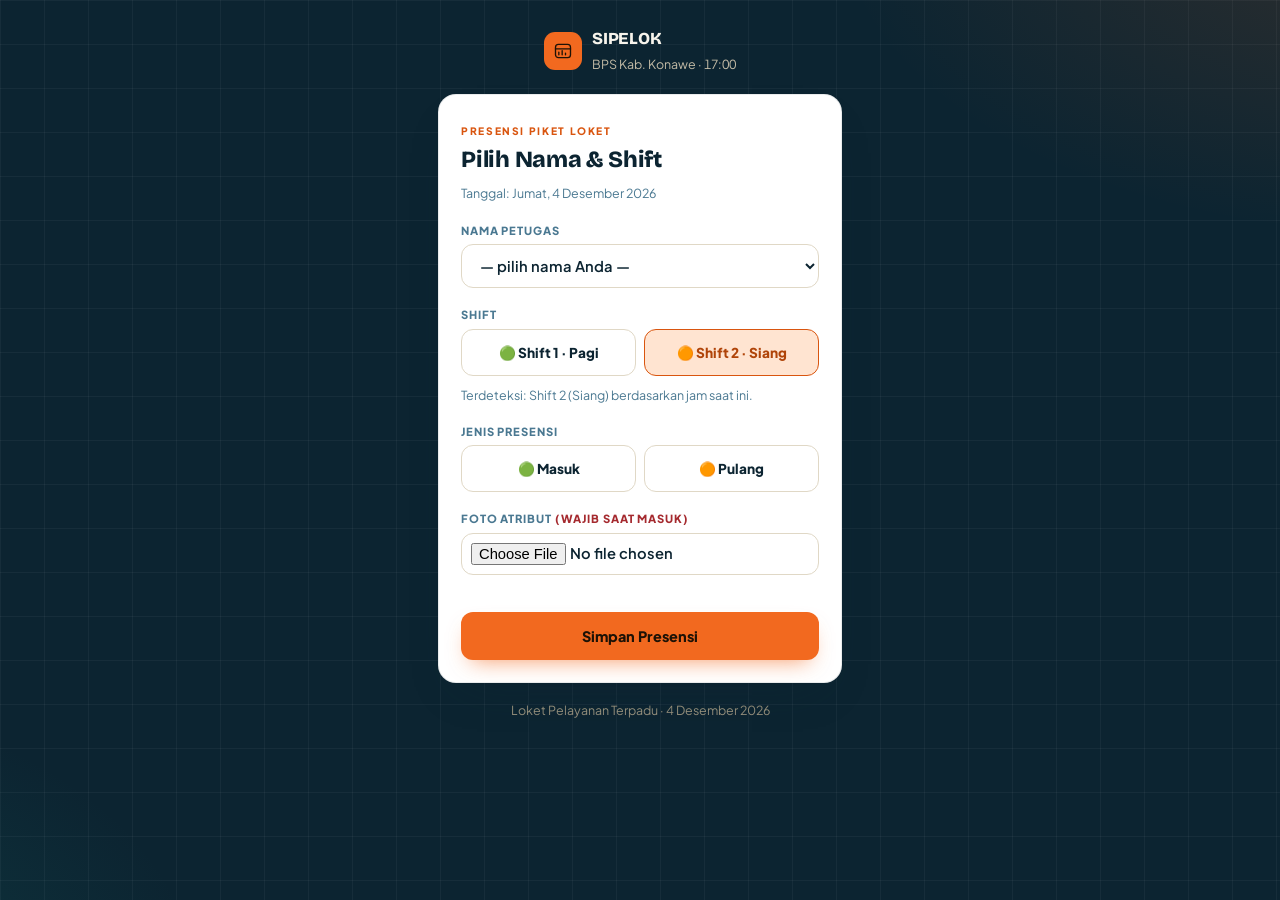
<file: public/standalone/presensi.html>
<!DOCTYPE html>
<html lang="id">
<head>
<meta charset="UTF-8" />
<meta name="viewport" content="width=device-width, initial-scale=1.0, viewport-fit=cover" />
<title>Presensi Petugas · SIPELOK</title>
<link rel="icon" href="image/svg+xml,%3Csvg xmlns='http://www.w3.org/2000/svg' viewBox='0 0 128 128'%3E%3Crect width='128' height='128' rx='28' fill='%230c2431'/%3E%3Cg fill='none' stroke='%23f2691f' stroke-width='7' stroke-linecap='round'%3E%3Crect x='30' y='34' width='68' height='56' rx='12'/%3E%3Cpath d='M30 52h68M46 76V64M60 76V58M74 76v-8'/%3E%3C/g%3E%3C/svg%3E" />
<link rel="preconnect" href="https://fonts.googleapis.com" />
<link rel="preconnect" href="https://fonts.gstatic.com" crossorigin />
<link href="https://fonts.googleapis.com/css2?family=Bricolage+Grotesque:opsz,wght@12..96,400..800&family=Plus+Jakarta+Sans:wght@400;500;600;700;800&display=swap" rel="stylesheet" />
<link rel="stylesheet" href="css/gaya.css?v=2.0.0" />
<style>
  .jenis { display: flex; gap: 8px; }
  .jenis label { flex: 1; }
  .jenis input { display: none; }
  .jenis span { display: block; text-align: center; padding: 12px 8px; border-radius: 12px; border: 1.5px solid var(--mist-200); font-weight: 800; font-size: .85rem; cursor: pointer; transition: all .15s; background: #fff; }
  .jenis input:checked + span.jm { background: var(--lagoon-100); border-color: var(--lagoon-600); color: var(--lagoon-700); }
  .jenis input:checked + span.jp { background: var(--brand-100); border-color: var(--brand-600); color: var(--brand-700); }
  
  /* Progress Bar Styles */
  .progress-container {
    margin-top: 12px;
    padding: 12px;
    background: var(--mist-50);
    border-radius: 8px;
    border: 1px solid var(--mist-200);
  }
  .progress-bar-wrapper {
    width: 100%;
    height: 24px;
    background: var(--mist-200);
    border-radius: 12px;
    overflow: hidden;
    position: relative;
  }
  .progress-bar {
    height: 100%;
    background: linear-gradient(90deg, var(--brand-500), var(--brand-600));
    border-radius: 12px;
    transition: width 0.3s ease;
    display: flex;
    align-items: center;
    justify-content: center;
    color: white;
    font-weight: 700;
    font-size: 0.75rem;
  }
  .progress-status {
    margin-top: 8px;
    font-size: 0.85rem;
    color: var(--ink-700);
    font-weight: 600;
  }
  .progress-detail {
    font-size: 0.75rem;
    color: var(--ink-500);
    margin-top: 4px;
  }
  .upload-success {
    color: var(--lagoon-700);
    font-weight: 700;
  }
  .upload-error {
    color: var(--ruby-700);
    font-weight: 700;
  }
</style>
</head>
<body class="bg-board" style="color:var(--mist-50);min-height:100vh">
<script>
  window.onerror = function (msg, src, line) {
    var t = document.getElementById("app");
    if (t) t.innerHTML = '<div style="max-width:420px;margin:12vh auto;padding:26px;background:#0c2431;color:#f7f4ec;border-radius:16px;font-family:sans-serif"><b>Galat JavaScript</b><p style="margin:8px 0">' + msg + ' (baris ' + line + ')</p></div>';
  };
</script>
<div id="app"><div style="min-height:100vh;display:flex;align-items:center;justify-content:center;color:var(--mist-300)"><span class="spin" style="font-size:1.6rem">◌</span>&nbsp; Memuat…</div></div>

<script src="js/util.js?v=2.0.0"></script>
<script>
  // Version check
  if (typeof UTIL_VERSION === 'undefined') {
    document.getElementById('app').innerHTML = `
      <div style="max-width:600px;margin:50px auto;padding:30px;background:#fff3cd;border:2px solid #ffc107;border-radius:8px;font-family:sans-serif">
        <h2 style="color:#856404;margin-top:0">⚠️ Browser Cache Lama Terdeteksi</h2>
        <p style="color:#856404">File JavaScript yang dimuat adalah versi lama.</p>
        <p style="color:#856404"><strong>Solusi:</strong></p>
        <ol style="color:#856404">
          <li>Tekan <strong>Ctrl + Shift + Delete</strong> (Windows) atau <strong>Cmd + Shift + Delete</strong> (Mac)</li>
          <li>Pilih "Cached images and files"</li>
          <li>Time range: "All time"</li>
          <li>Klik "Clear data"</li>
          <li>Refresh halaman ini dengan <strong>Ctrl + Shift + R</strong></li>
        </ol>
        <p style="color:#856404">Atau buka halaman ini di <strong>Incognito/Private mode</strong> untuk test.</p>
      </div>
    `;
  } else {
    console.log("✓ util.js version:", UTIL_VERSION);
  }
</script>
<script>
  let foto = null, hasil = null;

  function kerangka(isi) {
    const now = new Date();
    return '<div style="max-width:440px;margin:0 auto;padding:26px 18px 48px;min-height:100vh">' +
      '<div class="row" style="justify-content:center;gap:10px">' +
        '<span class="mk" style="width:38px;height:38px;border-radius:11px;background:var(--brand-500);color:#1d1206;display:flex;align-items:center;justify-content:center"><svg width="20" height="20" viewBox="0 0 24 24" fill="none" stroke="currentColor" stroke-width="1.6" stroke-linecap="round"><rect x="3" y="4" width="18" height="16" rx="3.5"/><path d="M3 9.5h18M7 16.5v-3M11 16.5v-5M15 16.5v-2"/></svg></span>' +
        '<span><b class="display" style="font-size:1.05rem">SIPELOK</b><br><span class="small" style="color:var(--mist-300)">BPS Kab. Konawe · <span class="tnum">' + pad(now.getHours()) + ':' + pad(now.getMinutes()) + '</span></span></span>' +
      '</div>' +
      '<div class="card pad rise mt-2" style="color:var(--ink-900)">' + isi + '</div>' +
      '<p class="small center mt-2" style="color:var(--mist-400)">Loket Pelayanan Terpadu · ' + now.toLocaleDateString("id-ID", { day: "numeric", month: "long", year: "numeric" }) + '</p>' +
    '</div>';
  }

  function renderForm() {
    const t = todayStr();
    const shiftOtomatis = shiftForTime();
    const jd = jadwalUntukTanggal(t);

    el("#app").innerHTML = kerangka(
      '<span class="eyebrow">Presensi Piket Loket</span>' +
      '<h2 class="display" style="font-size:1.45rem;margin-top:6px">Pilih Nama & Shift</h2>' +
      '<p class="small muted">Tanggal: ' + fmtDateLong(t) + '</p>' +

      '<div class="mt-2"><label class="f">Nama Petugas</label>' +
      '<select class="input" id="nama">' +
        '<option value="">— pilih nama Anda —</option>' +
        S.petugas.map((p) => '<option value="' + p.id + '">' + esc(p.nama) + '</option>').join("") +
      '</select>' +
      '<p id="jadwalHint" class="small mt-1" style="font-weight:700;color:var(--brand-700)"></p></div>' +

      '<div class="mt-2"><label class="f">Shift</label>' +
      '<div class="jenis">' +
        '<label><input type="radio" name="shift" value="1" id="s1"><span class="jm">🟢 Shift 1 · Pagi</span></label>' +
        '<label><input type="radio" name="shift" value="2" id="s2"><span class="jp">🟠 Shift 2 · Siang</span></label>' +
      '</div>' +
      '<p id="shiftHint" class="small muted mt-1"></p></div>' +

      '<div class="mt-2"><label class="f">Jenis Presensi</label>' +
      '<div class="jenis">' +
        '<label><input type="radio" name="jenis" value="masuk" id="jm"><span class="jm">🟢 Masuk</span></label>' +
        '<label><input type="radio" name="jenis" value="keluar" id="jp"><span class="jp">🟠 Pulang</span></label>' +
      '</div>' +
      '<p id="jenisHint" class="small muted mt-1"></p></div>' +

      '<div class="mt-2"><label class="f">Foto Atribut <span id="wajibFoto" style="color:var(--ruby-700)">(wajib saat masuk)</span></label>' +
      '<input type="file" accept="image/*" capture="user" class="input" id="foto" style="padding:9px">' +
      '<div id="progressContainer" class="progress-container hidden">' +
        '<div class="progress-bar-wrapper">' +
          '<div id="progressBar" class="progress-bar" style="width: 0%">0%</div>' +
        '</div>' +
        '<div id="progressStatus" class="progress-status">Mempersiapkan upload...</div>' +
        '<div id="progressDetail" class="progress-detail"></div>' +
      '</div>' +
      '<img id="pratinjau" class="shot mt-1 hidden" alt="pratinjau foto">' +
      '<div class="row mt-1 hidden" id="aksiFoto"><button class="btn light sm" id="ulangFoto">↻ Ambil Ulang</button><button class="btn light sm" id="hapusFoto">✕ Hapus</button></div></div>' +

      '<p id="pesan" class="small" style="color:var(--ruby-700);margin-top:12px;min-height:1em"></p>' +
      '<button class="btn primary block" id="kirim" style="padding:14px">Simpan Presensi</button>'
    );

    const namaSel = el("#nama");
    const shiftRadios = document.querySelectorAll('input[name="shift"]');
    const jenisRadios = document.querySelectorAll('input[name="jenis"]');

    // deteksi shift otomatis dari jam
    el("#s" + shiftOtomatis).checked = true;
    el("#shiftHint").textContent = "Terdeteksi: Shift " + shiftOtomatis + " (" + SHIFT[shiftOtomatis].nama + ") berdasarkan jam saat ini.";

    function shiftAktif() {
      for (const r of shiftRadios) if (r.checked) return Number(r.value);
      return null;
    }
    function jenisAktif() {
      for (const r of jenisRadios) if (r.checked) return r.value;
      return null;
    }

    function segarkan() {
      const pid = namaSel.value;
      const sh = shiftAktif();
      const hint = el("#jadwalHint");
      if (pid && sh) {
        const j = jd.find((x) => x.petugasId === pid && x.shift === sh);
        if (j) {
          const role = ROLE_MAP[j.urutan];
          hint.textContent = "✓ Anda dijadwalkan sebagai " + role + " di shift ini.";
        } else {
          hint.textContent = "Catatan: nama Anda tidak tercantum di jadwal shift ini.";
        }
      } else hint.textContent = "";

      // deteksi otomatis masuk/pulang
      if (pid && sh) {
        const rec = findRecord(t, sh, pid);
        if (rec && !rec.keluar) {
          el("#jp").checked = true;
          el("#jenisHint").textContent = "Terdeteksi: Anda sudah presensi masuk — lanjutkan ke presensi pulang.";
        } else if (!rec) {
          el("#jm").checked = true;
          el("#jenisHint").textContent = "Terdeteksi: Anda belum presensi masuk pada shift ini.";
        } else {
          el("#jenisHint").textContent = "Presensi shift ini sudah lengkap.";
        }
      }

      const j = jenisAktif();
      el("#wajibFoto").textContent = j === "masuk" ? "(wajib saat masuk)" : "(opsional saat pulang)";
    }

    namaSel.onchange = segarkan;
    shiftRadios.forEach((r) => r.onchange = segarkan);
    jenisRadios.forEach((r) => r.onchange = () => {
      const j = jenisAktif();
      el("#wajibFoto").textContent = j === "masuk" ? "(wajib saat masuk)" : "(opsional saat pulang)";
    });

    el("#foto").onchange = (e) => {
      const f = e.target.files && e.target.files[0];
      if (!f) return;
      
      // Tampilkan progress container
      const progressContainer = el("#progressContainer");
      const progressBar = el("#progressBar");
      const progressStatus = el("#progressStatus");
      const progressDetail = el("#progressDetail");
      
      progressContainer.classList.remove("hidden");
      progressBar.style.width = "0%";
      progressBar.textContent = "0%";
      progressStatus.textContent = "Mempersiapkan foto...";
      progressStatus.className = "progress-status";
      progressDetail.textContent = "Ukuran file: " + (f.size / 1024).toFixed(1) + " KB";
      
      // Simulasi progress saat kompresi foto
      let progress = 0;
      const progressInterval = setInterval(() => {
        progress += 10;
        if (progress <= 80) {
          progressBar.style.width = progress + "%";
          progressBar.textContent = progress + "%";
          progressStatus.textContent = "Mengompresi foto...";
        }
      }, 100);
      
      kecilkanFoto(f, (data) => {
        clearInterval(progressInterval);
        
        if (data) {
          foto = data;
          progressBar.style.width = "100%";
          progressBar.textContent = "100%";
          progressStatus.textContent = "✓ Foto berhasil dikompresi";
          progressStatus.className = "progress-status upload-success";
          
          const compressedSize = Math.round(data.length * 0.75 / 1024); // estimasi ukuran setelah kompresi
          progressDetail.textContent = "Ukuran asli: " + (f.size / 1024).toFixed(1) + " KB → Kompresi: ~" + compressedSize + " KB";
          
          // Sembunyikan progress setelah 2 detik
          setTimeout(() => {
            progressContainer.classList.add("hidden");
          }, 2000);
          
          el("#pratinjau").src = data;
          el("#pratinjau").classList.remove("hidden");
          el("#aksiFoto").classList.remove("hidden");
        } else {
          progressBar.style.width = "100%";
          progressBar.textContent = "Error";
          progressStatus.textContent = "✗ Gagal mengompresi foto";
          progressStatus.className = "progress-status upload-error";
          progressDetail.textContent = "Silakan coba foto lain";
        }
      });
    };
    el("#ulangFoto").onclick = () => { el("#foto").value = ""; el("#foto").click(); };
    el("#hapusFoto").onclick = () => {
      foto = null; el("#foto").value = "";
      el("#pratinjau").classList.add("hidden"); el("#aksiFoto").classList.add("hidden");
    };

    el("#kirim").onclick = async () => {
      const pid = namaSel.value;
      const sh = shiftAktif();
      const jenis = jenisAktif();
      const pesan = el("#pesan");
      
      // Validasi dasar
      if (!pid) { pesan.textContent = "Pilih nama Anda terlebih dahulu."; return; }
      if (!sh) { pesan.textContent = "Pilih shift (Pagi atau Siang)."; return; }
      if (!jenis) { pesan.textContent = "Pilih jenis presensi (Masuk atau Pulang)."; return; }
      
      const petugas = S.petugas.find((p) => p.id === pid);
      
      // Validasi khusus untuk presensi masuk
      if (jenis === "masuk") {
        if (!foto) { 
          pesan.textContent = "Foto atribut wajib saat presensi masuk.";
          return; 
        }
        if (findRecord(t, sh, pid)) { 
          pesan.textContent = "Anda sudah memiliki catatan masuk pada shift ini.";
          return; 
        }
      } else {
        // Validasi untuk presensi pulang
        const terbuka = findOpenRecord(t, sh, pid);
        if (!terbuka) { 
          pesan.textContent = "Belum ada presensi masuk untuk dipulangkan. Pilih jenis Masuk.";
          return; 
        }
      }

      // Tampilkan progress container
      const progressContainer = el("#progressContainer");
      const progressBar = el("#progressBar");
      const progressStatus = el("#progressStatus");
      const progressDetail = el("#progressDetail");
      
      progressContainer.classList.remove("hidden");
      progressBar.style.width = "0%";
      progressBar.textContent = "0%";
      progressStatus.textContent = "Memeriksa koneksi...";
      progressStatus.className = "progress-status";
      progressDetail.textContent = "";
      
      // Disable tombol kirim saat upload
      const tombolKirim = el("#kirim");
      tombolKirim.disabled = true;
      tombolKirim.textContent = "Menyimpan...";
      
      // Cek koneksi ke server terlebih dahulu
      try {
        progressStatus.textContent = "Memeriksa koneksi ke server...";
        const pingResult = await http("ping");
        if (!pingResult || !pingResult.ok) {
          throw new Error("Server tidak merespons");
        }
        console.log("✓ Koneksi ke server OK");
      } catch (e) {
        console.error("Koneksi ke server gagal:", e);
        progressStatus.textContent = "✗ Tidak dapat terhubung ke server";
        progressStatus.className = "progress-status upload-error";
        progressDetail.textContent = "Periksa koneksi internet Anda dan coba lagi.";
        tombolKirim.disabled = false;
        tombolKirim.textContent = "Coba Lagi";
        return;
      }

      // Progress callback
      const onProgress = (progress) => {
        progressBar.style.width = progress.percent + "%";
        progressBar.textContent = progress.percent + "%";
        progressStatus.textContent = progress.status;
        
        if (progress.loaded && progress.total) {
          const loadedKB = (progress.loaded / 1024).toFixed(1);
          const totalKB = (progress.total / 1024).toFixed(1);
          progressDetail.textContent = "Upload: " + loadedKB + " KB / " + totalKB + " KB";
        }
        
        if (progress.retry) {
          progressStatus.className = "progress-status";
          progressDetail.textContent = "Mencoba ulang... Mohon tunggu.";
        } else if (progress.error) {
          progressStatus.className = "progress-status upload-error";
          tombolKirim.disabled = false;
          tombolKirim.textContent = "Coba Lagi";
          progressDetail.textContent = "Periksa koneksi internet Anda atau coba lagi nanti.";
        } else if (progress.success) {
          progressStatus.className = "progress-status upload-success";
          // Tunggu sebentar sebelum tampilkan hasil
          setTimeout(() => {
            progressContainer.classList.add("hidden");
            if (jenis === "masuk") {
              const r = checkIn(petugas, sh, foto);
              tampilkanHasil(r, "masuk");
            } else {
              const terbuka = findOpenRecord(t, sh, pid);
              const r = checkOut(terbuka, foto);
              tampilkanHasil(r, "keluar");
            }
          }, 1000);
        }
      };

      // Kirim data presensi
      try {
        progressStatus.textContent = "Mengirim data presensi...";
        
        if (jenis === "masuk") {
          checkIn(petugas, sh, foto, onProgress);
        } else {
          const terbuka = findOpenRecord(t, sh, pid);
          checkOut(terbuka, foto, onProgress);
        }
      } catch (e) {
        console.error("Error saat mengirim presensi:", e);
        progressStatus.textContent = "✗ Error: " + e.message;
        progressStatus.className = "progress-status upload-error";
        progressDetail.textContent = "Silakan coba lagi.";
        tombolKirim.disabled = false;
        tombolKirim.textContent = "Coba Lagi";
      }
    };
  }

  function tampilkanHasil(r, jenis) {
    const telat = menitTerlambat(r);
    const d = new Date();
    el("#app").innerHTML = kerangka(
      '<div class="center">' +
        '<span style="display:inline-flex;width:74px;height:74px;border-radius:50%;background:var(--lagoon-100);color:var(--lagoon-700);align-items:center;justify-content:center;font-size:2rem;border:3px solid var(--lagoon-500)">✓</span>' +
        '<h2 class="display" style="font-size:1.45rem;margin-top:12px">Presensi ' + (jenis === "masuk" ? "Masuk" : "Pulang") + ' Tersimpan</h2>' +
        '<p class="muted mt-1" style="font-weight:700">' + esc(r.nama) + '</p>' +
        '<div class="row mt-2" style="justify-content:center;gap:8px;flex-wrap:wrap">' +
          '<span class="badge ' + (r.shift === 1 ? "brand" : "lagoon") + '">' + SHIFT[r.shift].label + ' · ' + SHIFT[r.shift].nama + '</span>' +
          '<span class="badge mist tnum">Masuk ' + fmtHM(r.masuk) + '</span>' +
          (r.keluar ? '<span class="badge mist tnum">Pulang ' + fmtHM(r.keluar) + '</span>' : '') +
          (r.keluar ? '<span class="badge lagoon tnum">Durasi ' + fmtDurasi(durasiMenit(r)) + '</span>' : '') +
        '</div>' +
        (jenis === "masuk" && telat > 0 ? '<p class="small mt-2" style="color:var(--ruby-700);font-weight:700">⚠ Terlambat ' + telat + ' menit dari jadwal shift.</p>' : '') +
        (r.fotoMasuk ? '<img class="shot mt-2" src="' + r.fotoMasuk + '" alt="foto atribut">' : '') +
        '<a class="btn light block mt-2" href="index.html">Selesai — Kembali</a>' +
        '<p class="small muted mt-1">Dicatat pukul <b class="tnum">' + pad(d.getHours()) + '.' + pad(d.getMinutes()) + '</b> · ' + d.toLocaleDateString("id-ID", { weekday: "long", day: "numeric", month: "long" }) + '</p>' +
      '</div>'
    );
  }

  (async () => {
    try {
      await init();
      renderForm();
      onChange(() => { /* data berubah di perangkat lain; biarkan formulir tetap */ });
    } catch (err) {
      console.error(err);
      el("#app").innerHTML = kerangka('<div class="center"><span style="font-size:2.6rem">⚠️</span><h2 class="display" style="font-size:1.35rem;margin-top:6px">Gagal Memuat</h2><p class="small muted mt-1">' + String(err && err.message || err) + '</p><a class="btn primary block mt-2" href="index.html">Kembali ke Beranda</a></div>');
    }
  })();
</script>
</body>
</html>
</file>
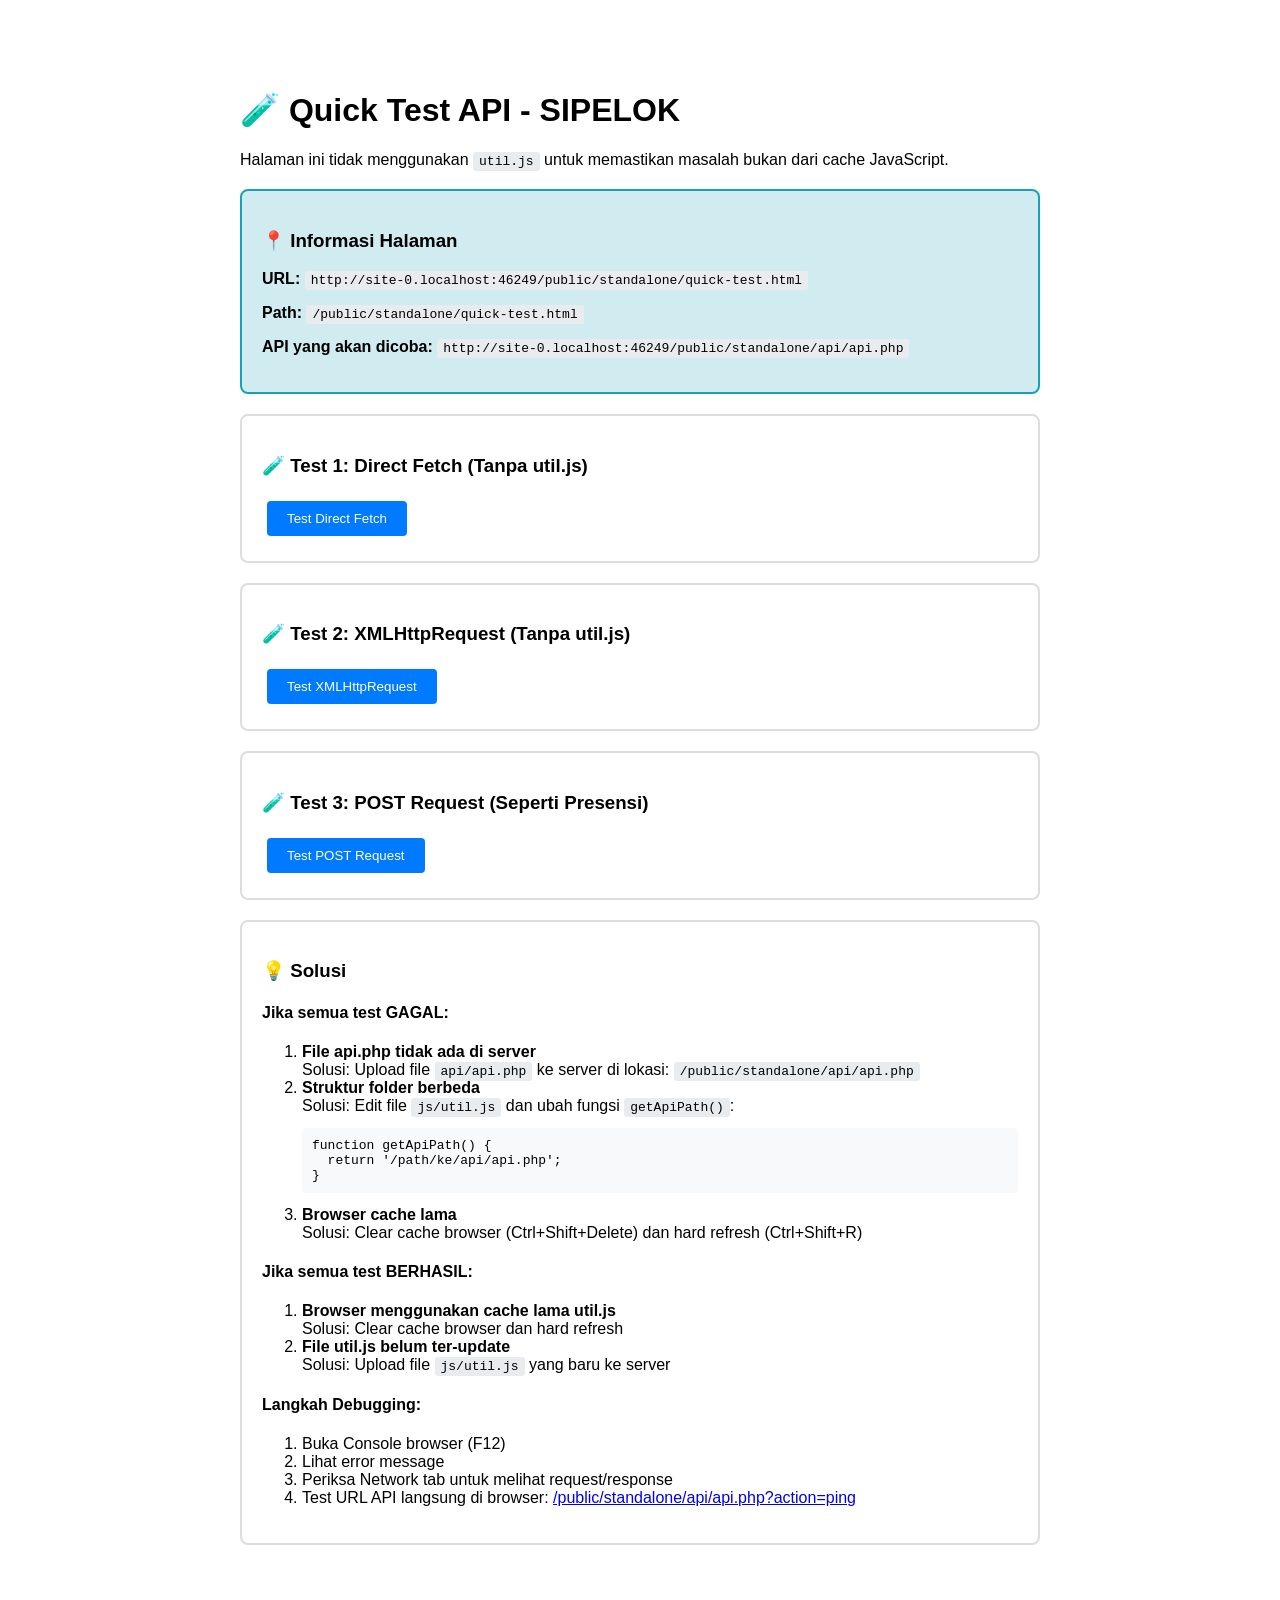
<file: public/standalone/quick-test.html>
<!DOCTYPE html>
<html lang="id">
<head>
  <meta charset="UTF-8">
  <meta name="viewport" content="width=device-width, initial-scale=1.0">
  <meta http-equiv="Cache-Control" content="no-cache, no-store, must-revalidate">
  <meta http-equiv="Pragma" content="no-cache">
  <meta http-equiv="Expires" content="0">
  <title>Quick Test API - SIPELOK</title>
  <style>
    body { font-family: Arial, sans-serif; max-width: 800px; margin: 50px auto; padding: 20px; }
    .box { border: 2px solid #ddd; padding: 20px; margin: 20px 0; border-radius: 8px; }
    .success { background: #d4edda; border-color: #28a745; }
    .error { background: #f8d7da; border-color: #dc3545; }
    .info { background: #d1ecf1; border-color: #17a2b8; }
    button { background: #007bff; color: white; padding: 10px 20px; border: none; border-radius: 4px; cursor: pointer; margin: 5px; }
    button:hover { background: #0056b3; }
    pre { background: #f8f9fa; padding: 10px; border-radius: 4px; overflow-x: auto; }
    code { background: #e9ecef; padding: 2px 6px; border-radius: 3px; }
  </style>
</head>
<body>
  <h1>🧪 Quick Test API - SIPELOK</h1>
  <p>Halaman ini tidak menggunakan <code>util.js</code> untuk memastikan masalah bukan dari cache JavaScript.</p>
  
  <div class="box info">
    <h3>📍 Informasi Halaman</h3>
    <p><strong>URL:</strong> <code id="url"></code></p>
    <p><strong>Path:</strong> <code id="path"></code></p>
    <p><strong>API yang akan dicoba:</strong> <code id="apiUrl"></code></p>
  </div>

  <div class="box">
    <h3>🧪 Test 1: Direct Fetch (Tanpa util.js)</h3>
    <button onclick="testDirectFetch()">Test Direct Fetch</button>
    <div id="result1"></div>
  </div>

  <div class="box">
    <h3>🧪 Test 2: XMLHttpRequest (Tanpa util.js)</h3>
    <button onclick="testXHR()">Test XMLHttpRequest</button>
    <div id="result2"></div>
  </div>

  <div class="box">
    <h3>🧪 Test 3: POST Request (Seperti Presensi)</h3>
    <button onclick="testPost()">Test POST Request</button>
    <div id="result3"></div>
  </div>

  <div class="box">
    <h3>💡 Solusi</h3>
    <div id="solutions"></div>
  </div>

  <script>
    // Detect API path
    const path = window.location.pathname;
    const basePath = path.substring(0, path.lastIndexOf('/') + 1);
    const API = basePath + 'api/api.php';
    const API_KEY = "sipelok-konawe-2024";

    // Display info
    document.getElementById('url').textContent = window.location.href;
    document.getElementById('path').textContent = path;
    document.getElementById('apiUrl').textContent = window.location.origin + API;

    // Test 1: Direct Fetch
    async function testDirectFetch() {
      const resultDiv = document.getElementById('result1');
      resultDiv.innerHTML = '<p>Testing...</p>';

      try {
        const response = await fetch(API + '?action=ping', {
          method: 'GET',
          headers: {
            'X-Sipelok-Key': API_KEY
          }
        });

        const text = await response.text();
        
        // Check if HTML
        if (text.trim().startsWith('<!DOCTYPE') || text.trim().startsWith('<html')) {
          resultDiv.className = 'box error';
          resultDiv.innerHTML = `
            <h3>❌ ERROR: Server mengembalikan HTML</h3>
            <p><strong>Status:</strong> ${response.status}</p>
            <p><strong>Content-Type:</strong> ${response.headers.get('content-type')}</p>
            <p><strong>Response (200 chars):</strong></p>
            <pre>${text.substring(0, 200)}...</pre>
            <p><strong>Kesimpulan:</strong> File api.php tidak ada di lokasi: <code>${API}</code></p>
          `;
          return;
        }

        const data = JSON.parse(text);
        
        if (data.ok) {
          resultDiv.className = 'box success';
          resultDiv.innerHTML = `
            <h3>✅ SUCCESS: API berfungsi normal</h3>
            <p><strong>Status:</strong> ${response.status}</p>
            <p><strong>Response:</strong></p>
            <pre>${JSON.stringify(data, null, 2)}</pre>
          `;
        } else {
          resultDiv.className = 'box error';
          resultDiv.innerHTML = `
            <h3>❌ ERROR: API mengembalikan error</h3>
            <p><strong>Status:</strong> ${response.status}</p>
            <p><strong>Error:</strong> ${data.error || 'Unknown'}</p>
          `;
        }
      } catch (e) {
        resultDiv.className = 'box error';
        resultDiv.innerHTML = `
          <h3>❌ ERROR: ${e.message}</h3>
          <p>Kemungkinan penyebab:</p>
          <ul>
            <li>File api.php tidak ada</li>
            <li>Server tidak dapat diakses</li>
            <li>CORS error</li>
          </ul>
        `;
      }
    }

    // Test 2: XMLHttpRequest
    function testXHR() {
      const resultDiv = document.getElementById('result2');
      resultDiv.innerHTML = '<p>Testing...</p>';

      const xhr = new XMLHttpRequest();
      xhr.open('GET', API + '?action=ping', true);
      xhr.setRequestHeader('X-Sipelok-Key', API_KEY);
      
      xhr.onload = function() {
        const text = xhr.responseText;
        
        // Check if HTML
        if (text.trim().startsWith('<!DOCTYPE') || text.trim().startsWith('<html')) {
          resultDiv.className = 'box error';
          resultDiv.innerHTML = `
            <h3>❌ ERROR: Server mengembalikan HTML</h3>
            <p><strong>Status:</strong> ${xhr.status}</p>
            <p><strong>Response (200 chars):</strong></p>
            <pre>${text.substring(0, 200)}...</pre>
            <p><strong>Kesimpulan:</strong> File api.php tidak ada di lokasi: <code>${API}</code></p>
          `;
          return;
        }

        try {
          const data = JSON.parse(text);
          
          if (data.ok) {
            resultDiv.className = 'box success';
            resultDiv.innerHTML = `
              <h3>✅ SUCCESS: API berfungsi normal</h3>
              <p><strong>Status:</strong> ${xhr.status}</p>
              <p><strong>Response:</strong></p>
              <pre>${JSON.stringify(data, null, 2)}</pre>
            `;
          } else {
            resultDiv.className = 'box error';
            resultDiv.innerHTML = `
              <h3>❌ ERROR: API mengembalikan error</h3>
              <p><strong>Status:</strong> ${xhr.status}</p>
              <p><strong>Error:</strong> ${data.error || 'Unknown'}</p>
            `;
          }
        } catch (e) {
          resultDiv.className = 'box error';
          resultDiv.innerHTML = `
            <h3>❌ ERROR: Parse JSON gagal</h3>
            <p><strong>Error:</strong> ${e.message}</p>
            <p><strong>Response:</strong></p>
            <pre>${text.substring(0, 200)}...</pre>
          `;
        }
      };
      
      xhr.onerror = function() {
        resultDiv.className = 'box error';
        resultDiv.innerHTML = `
          <h3>❌ ERROR: Network error</h3>
          <p>Tidak dapat terhubung ke server</p>
        `;
      };
      
      xhr.send();
    }

    // Test 3: POST Request
    function testPost() {
      const resultDiv = document.getElementById('result3');
      resultDiv.innerHTML = '<p>Testing...</p>';

      const testData = [{
        id: 'test_' + Date.now(),
        date: new Date().toISOString().split('T')[0],
        shift: 1,
        petugasId: 'test_petugas',
        nama: 'Test User',
        masuk: new Date().toISOString(),
        keluar: null,
        fotoMasuk: null,
        fotoKeluar: null
      }];

      const xhr = new XMLHttpRequest();
      xhr.open('POST', API + '?action=save&table=records', true);
      xhr.setRequestHeader('Content-Type', 'application/json');
      xhr.setRequestHeader('X-Sipelok-Key', API_KEY);
      
      xhr.onload = function() {
        const text = xhr.responseText;
        
        // Check if HTML
        if (text.trim().startsWith('<!DOCTYPE') || text.trim().startsWith('<html')) {
          resultDiv.className = 'box error';
          resultDiv.innerHTML = `
            <h3>❌ ERROR: Server mengembalikan HTML</h3>
            <p><strong>Status:</strong> ${xhr.status}</p>
            <p><strong>Response (200 chars):</strong></p>
            <pre>${text.substring(0, 200)}...</pre>
            <p><strong>Kesimpulan:</strong> File api.php tidak ada di lokasi: <code>${API}</code></p>
          `;
          return;
        }

        try {
          const data = JSON.parse(text);
          
          if (data.ok) {
            resultDiv.className = 'box success';
            resultDiv.innerHTML = `
              <h3>✅ SUCCESS: POST request berhasil</h3>
              <p><strong>Status:</strong> ${xhr.status}</p>
              <p><strong>Response:</strong></p>
              <pre>${JSON.stringify(data, null, 2)}</pre>
              <p><strong>Catatan:</strong> Data test telah disimpan. ID: ${testData[0].id}</p>
            `;
          } else {
            resultDiv.className = 'box error';
            resultDiv.innerHTML = `
              <h3>❌ ERROR: POST request gagal</h3>
              <p><strong>Status:</strong> ${xhr.status}</p>
              <p><strong>Error:</strong> ${data.error || 'Unknown'}</p>
            `;
          }
        } catch (e) {
          resultDiv.className = 'box error';
          resultDiv.innerHTML = `
            <h3>❌ ERROR: Parse JSON gagal</h3>
            <p><strong>Error:</strong> ${e.message}</p>
            <p><strong>Response:</strong></p>
            <pre>${text.substring(0, 200)}...</pre>
          `;
        }
      };
      
      xhr.onerror = function() {
        resultDiv.className = 'box error';
        resultDiv.innerHTML = `
          <h3>❌ ERROR: Network error</h3>
          <p>Tidak dapat terhubung ke server</p>
        `;
      };
      
      xhr.send(JSON.stringify(testData));
    }

    // Generate solutions
    function generateSolutions() {
      const solutionsDiv = document.getElementById('solutions');
      
      solutionsDiv.innerHTML = `
        <h4>Jika semua test GAGAL:</h4>
        <ol>
          <li>
            <strong>File api.php tidak ada di server</strong><br>
            Solusi: Upload file <code>api/api.php</code> ke server di lokasi: <code>${API}</code>
          </li>
          <li>
            <strong>Struktur folder berbeda</strong><br>
            Solusi: Edit file <code>js/util.js</code> dan ubah fungsi <code>getApiPath()</code>:
            <pre>function getApiPath() {
  return '/path/ke/api/api.php';
}</pre>
          </li>
          <li>
            <strong>Browser cache lama</strong><br>
            Solusi: Clear cache browser (Ctrl+Shift+Delete) dan hard refresh (Ctrl+Shift+R)
          </li>
        </ol>

        <h4>Jika semua test BERHASIL:</h4>
        <ol>
          <li>
            <strong>Browser menggunakan cache lama util.js</strong><br>
            Solusi: Clear cache browser dan hard refresh
          </li>
          <li>
            <strong>File util.js belum ter-update</strong><br>
            Solusi: Upload file <code>js/util.js</code> yang baru ke server
          </li>
        </ol>

        <h4>Langkah Debugging:</h4>
        <ol>
          <li>Buka Console browser (F12)</li>
          <li>Lihat error message</li>
          <li>Periksa Network tab untuk melihat request/response</li>
          <li>Test URL API langsung di browser: <a href="${API}?action=ping" target="_blank">${API}?action=ping</a></li>
        </ol>
      `;
    }

    generateSolutions();
  </script>
</body>
</html>
</file>
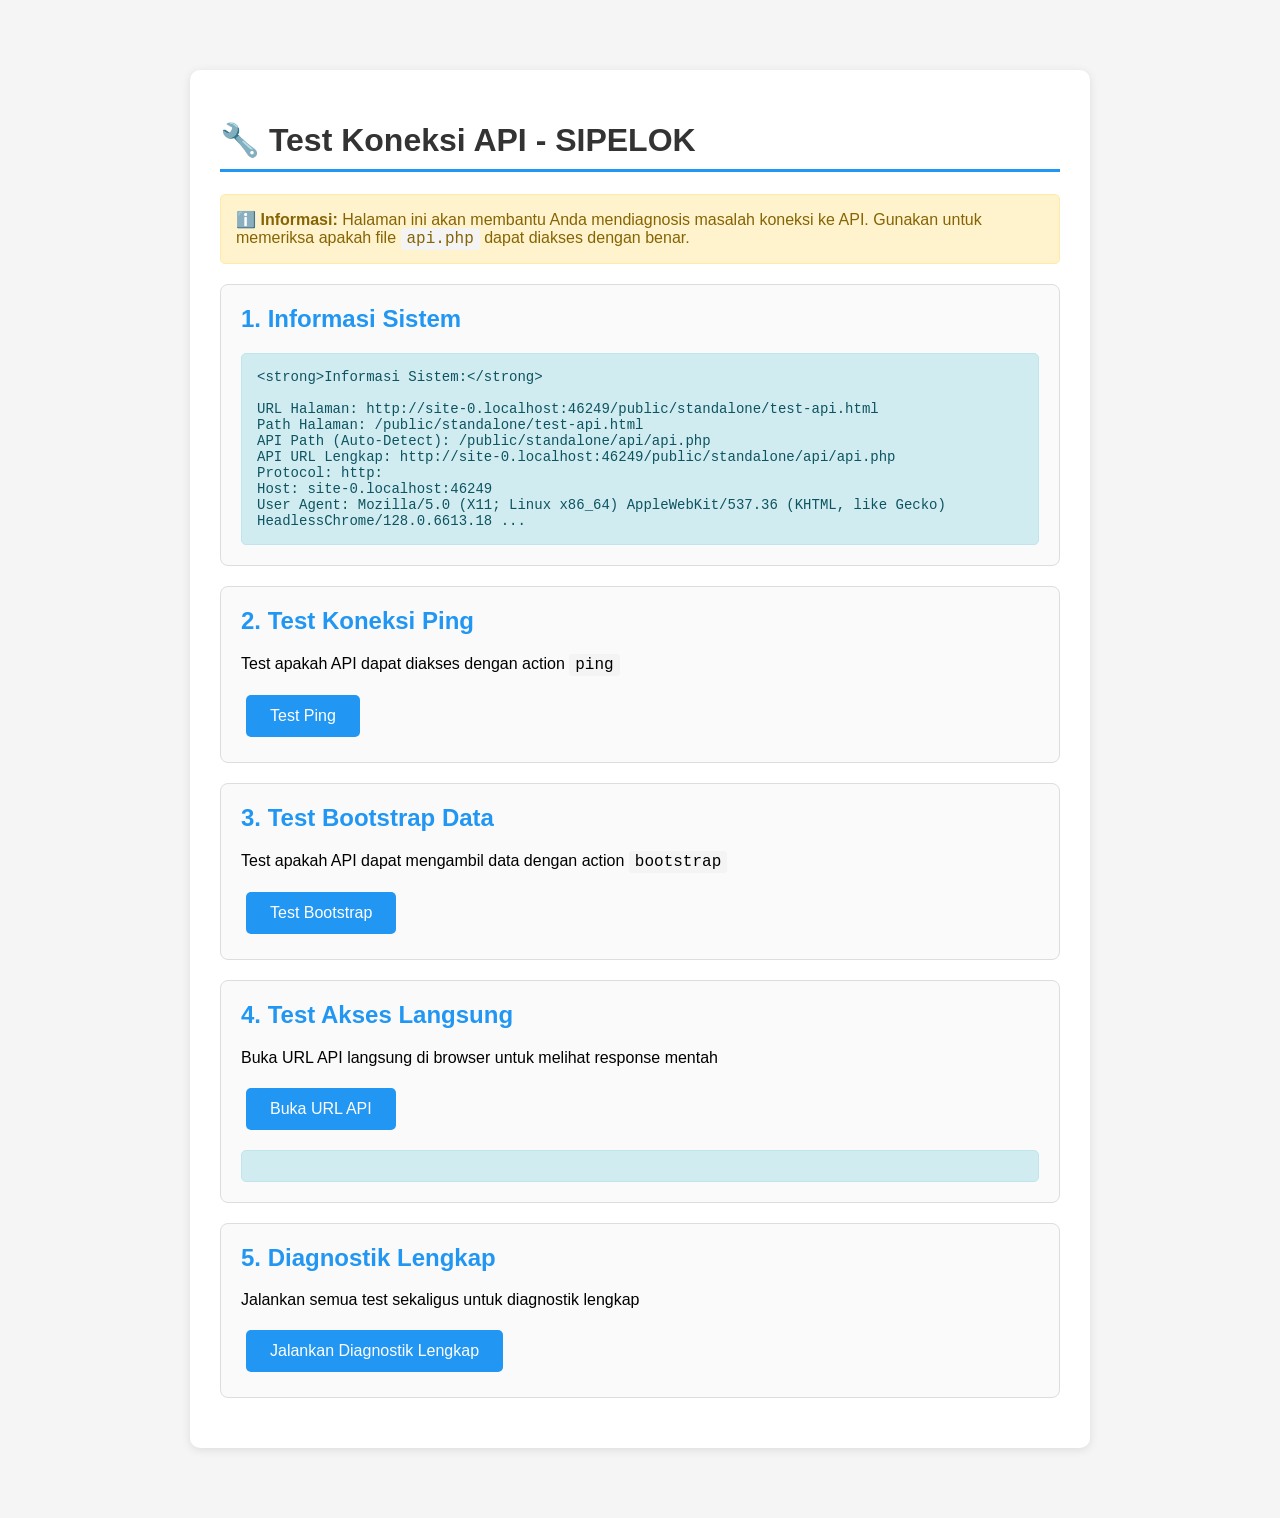
<file: public/standalone/test-api.html>
<!DOCTYPE html>
<html lang="id">
<head>
  <meta charset="UTF-8">
  <meta name="viewport" content="width=device-width, initial-scale=1.0">
  <title>Test Koneksi API - SIPELOK</title>
  <style>
    body {
      font-family: 'Segoe UI', Tahoma, Geneva, Verdana, sans-serif;
      max-width: 900px;
      margin: 50px auto;
      padding: 20px;
      background: #f5f5f5;
    }
    .container {
      background: white;
      padding: 30px;
      border-radius: 10px;
      box-shadow: 0 2px 10px rgba(0,0,0,0.1);
    }
    h1 {
      color: #333;
      border-bottom: 3px solid #2196F3;
      padding-bottom: 10px;
    }
    .test-section {
      margin: 20px 0;
      padding: 20px;
      border: 1px solid #ddd;
      border-radius: 8px;
      background: #fafafa;
    }
    .test-section h2 {
      margin-top: 0;
      color: #2196F3;
    }
    button {
      background: #2196F3;
      color: white;
      border: none;
      padding: 12px 24px;
      border-radius: 5px;
      cursor: pointer;
      font-size: 16px;
      margin: 5px;
    }
    button:hover {
      background: #1976D2;
    }
    button:disabled {
      background: #ccc;
      cursor: not-allowed;
    }
    .result {
      margin-top: 15px;
      padding: 15px;
      border-radius: 5px;
      font-family: 'Courier New', monospace;
      font-size: 14px;
      white-space: pre-wrap;
      word-wrap: break-word;
    }
    .result.success {
      background: #d4edda;
      color: #155724;
      border: 1px solid #c3e6cb;
    }
    .result.error {
      background: #f8d7da;
      color: #721c24;
      border: 1px solid #f5c6cb;
    }
    .result.info {
      background: #d1ecf1;
      color: #0c5460;
      border: 1px solid #bee5eb;
    }
    .info-box {
      background: #fff3cd;
      border: 1px solid #ffeaa7;
      color: #856404;
      padding: 15px;
      border-radius: 5px;
      margin: 15px 0;
    }
    .info-box strong {
      color: #856404;
    }
    code {
      background: #f4f4f4;
      padding: 2px 6px;
      border-radius: 3px;
      font-family: 'Courier New', monospace;
    }
    .status-indicator {
      display: inline-block;
      width: 12px;
      height: 12px;
      border-radius: 50%;
      margin-right: 8px;
    }
    .status-indicator.success {
      background: #28a745;
    }
    .status-indicator.error {
      background: #dc3545;
    }
    .status-indicator.pending {
      background: #ffc107;
    }
  </style>
</head>
<body>
  <div class="container">
    <h1>🔧 Test Koneksi API - SIPELOK</h1>
    
    <div class="info-box">
      <strong>ℹ️ Informasi:</strong> Halaman ini akan membantu Anda mendiagnosis masalah koneksi ke API. 
      Gunakan untuk memeriksa apakah file <code>api.php</code> dapat diakses dengan benar.
    </div>

    <div class="test-section">
      <h2>1. Informasi Sistem</h2>
      <div id="systemInfo" class="result info">Memuat informasi sistem...</div>
    </div>

    <div class="test-section">
      <h2>2. Test Koneksi Ping</h2>
      <p>Test apakah API dapat diakses dengan action <code>ping</code></p>
      <button onclick="testPing()" id="btnPing">Test Ping</button>
      <div id="pingResult"></div>
    </div>

    <div class="test-section">
      <h2>3. Test Bootstrap Data</h2>
      <p>Test apakah API dapat mengambil data dengan action <code>bootstrap</code></p>
      <button onclick="testBootstrap()" id="btnBootstrap">Test Bootstrap</button>
      <div id="bootstrapResult"></div>
    </div>

    <div class="test-section">
      <h2>4. Test Akses Langsung</h2>
      <p>Buka URL API langsung di browser untuk melihat response mentah</p>
      <button onclick="openDirectAccess()" id="btnDirect">Buka URL API</button>
      <div id="directResult" class="result info"></div>
    </div>

    <div class="test-section">
      <h2>5. Diagnostik Lengkap</h2>
      <p>Jalankan semua test sekaligus untuk diagnostik lengkap</p>
      <button onclick="runFullDiagnostic()" id="btnFull">Jalankan Diagnostik Lengkap</button>
      <div id="fullResult"></div>
    </div>
  </div>

  <script>
    // Auto-detect API path
    function getApiPath() {
      const path = window.location.pathname;
      const basePath = path.substring(0, path.lastIndexOf('/') + 1);
      return basePath + 'api/api.php';
    }

    const API = getApiPath();
    const API_KEY = "sipelok-konawe-2024";

    // Display system info
    function displaySystemInfo() {
      const info = {
        'URL Halaman': window.location.href,
        'Path Halaman': window.location.pathname,
        'API Path (Auto-Detect)': API,
        'API URL Lengkap': window.location.origin + API,
        'Protocol': window.location.protocol,
        'Host': window.location.host,
        'User Agent': navigator.userAgent.substring(0, 100) + '...'
      };

      let html = '<strong>Informasi Sistem:</strong>\n\n';
      for (const [key, value] of Object.entries(info)) {
        html += `${key}: ${value}\n`;
      }
      
      document.getElementById('systemInfo').textContent = html;
    }

    // Test ping
    async function testPing() {
      const btn = document.getElementById('btnPing');
      const resultDiv = document.getElementById('pingResult');
      
      btn.disabled = true;
      btn.textContent = 'Testing...';
      resultDiv.innerHTML = '<div class="result info"><span class="status-indicator pending"></span>Melakukan test ping...</div>';

      try {
        const url = API + '?action=ping';
        console.log('Testing URL:', url);
        
        const response = await fetch(url, {
          method: 'GET',
          headers: {
            'X-Sipelok-Key': API_KEY
          }
        });

        console.log('Response status:', response.status);
        console.log('Response headers:', response.headers);

        if (response.status === 404) {
          throw new Error('File API tidak ditemukan (404). URL: ' + url);
        }

        if (response.status === 500) {
          throw new Error('Server error (500). Periksa error log PHP.');
        }

        const contentType = response.headers.get('content-type');
        console.log('Content-Type:', contentType);

        if (!contentType || !contentType.includes('application/json')) {
          const text = await response.text();
          throw new Error('Response bukan JSON. Content-Type: ' + contentType + '\n\nResponse: ' + text.substring(0, 500));
        }

        const data = await response.json();
        console.log('Response data:', data);

        if (data.ok) {
          resultDiv.innerHTML = `
            <div class="result success">
              <span class="status-indicator success"></span><strong>✓ PING BERHASIL</strong>\n\n
              URL: ${url}\n
              Status: ${response.status} ${response.statusText}\n
              Content-Type: ${contentType}\n\n
              Response:\n${JSON.stringify(data, null, 2)}
            </div>
          `;
        } else {
          throw new Error('API mengembalikan error: ' + (data.error || 'Unknown error'));
        }
      } catch (error) {
        console.error('Ping test error:', error);
        resultDiv.innerHTML = `
          <div class="result error">
            <span class="status-indicator error"></span><strong>✗ PING GAGAL</strong>\n\n
            Error: ${error.message}\n\n
            <strong>Kemungkinan penyebab:</strong>\n
            1. File api/api.php tidak ada di server\n
            2. Struktur folder berbeda dari yang diharapkan\n
            3. Permission file salah\n
            4. Server menggunakan konfigurasi yang berbeda\n\n
            <strong>Solusi:</strong>\n
            - Pastikan folder 'api' ada di lokasi yang sama dengan file HTML\n
            - Periksa apakah file api.php ada di folder api/\n
            - Cek permission file (644 untuk file, 755 untuk folder)\n
            - Lihat console browser (F12) untuk detail error
          </div>
        `;
      } finally {
        btn.disabled = false;
        btn.textContent = 'Test Ping';
      }
    }

    // Test bootstrap
    async function testBootstrap() {
      const btn = document.getElementById('btnBootstrap');
      const resultDiv = document.getElementById('bootstrapResult');
      
      btn.disabled = true;
      btn.textContent = 'Testing...';
      resultDiv.innerHTML = '<div class="result info"><span class="status-indicator pending"></span>Melakukan test bootstrap...</div>';

      try {
        const url = API + '?action=bootstrap';
        console.log('Testing URL:', url);
        
        const response = await fetch(url, {
          method: 'GET',
          headers: {
            'X-Sipelok-Key': API_KEY
          }
        });

        if (response.status === 404) {
          throw new Error('File API tidak ditemukan (404)');
        }

        const data = await response.json();

        if (data.ok) {
          const summary = {
            'Petugas': data.petugas ? data.petugas.length : 0,
            'Records': data.records ? data.records.length : 0,
            'Jadwal': data.jadwal ? data.jadwal.length : 0,
            'Accounts': data.accounts ? data.accounts.length : 0
          };

          resultDiv.innerHTML = `
            <div class="result success">
              <span class="status-indicator success"></span><strong>✓ BOOTSTRAP BERHASIL</strong>\n\n
              URL: ${url}\n
              Status: ${response.status} ${response.statusText}\n\n
              <strong>Summary Data:</strong>\n
              ${Object.entries(summary).map(([k, v]) => `${k}: ${v} records`).join('\n')}\n\n
              <strong>Sample Data (first record):</strong>\n
              ${JSON.stringify(data.records ? data.records[0] : null, null, 2)}
            </div>
          `;
        } else {
          throw new Error('API mengembalikan error: ' + (data.error || 'Unknown error'));
        }
      } catch (error) {
        console.error('Bootstrap test error:', error);
        resultDiv.innerHTML = `
          <div class="result error">
            <span class="status-indicator error"></span><strong>✗ BOOTSTRAP GAGAL</strong>\n\n
            Error: ${error.message}\n\n
            <strong>Kemungkinan penyebab:</strong>\n
            1. Database MySQL tidak berjalan\n
            2. Database 'sipelok' belum dibuat\n
            3. Tabel belum diimpor\n
            4. Kredensial database salah di config.php\n\n
            <strong>Solusi:</strong>\n
            - Periksa apakah MySQL berjalan di XAMPP Control Panel\n
            - Import database/sipelok.sql via phpMyAdmin\n
            - Periksa kredensial di api/config.php
          </div>
        `;
      } finally {
        btn.disabled = false;
        btn.textContent = 'Test Bootstrap';
      }
    }

    // Open direct access
    function openDirectAccess() {
      const url = API + '?action=ping';
      const resultDiv = document.getElementById('directResult');
      
      resultDiv.innerHTML = `
        <div class="result info">
          <strong>URL API:</strong>\n
          <a href="${url}" target="_blank">${url}</a>\n\n
          <strong>Instruksi:</strong>\n
          1. Klik link di atas untuk membuka URL API di tab baru\n
          2. Jika muncul JSON response → API berfungsi normal\n
          3. Jika muncul HTML 404 → File api.php tidak ada\n
          4. Jika muncul HTML error → Ada error PHP
        </div>
      `;
      
      window.open(url, '_blank');
    }

    // Full diagnostic
    async function runFullDiagnostic() {
      const btn = document.getElementById('btnFull');
      const resultDiv = document.getElementById('fullResult');
      
      btn.disabled = true;
      btn.textContent = 'Running diagnostic...';
      resultDiv.innerHTML = '<div class="result info"><span class="status-indicator pending"></span>Menjalankan diagnostik lengkap...</div>';

      const results = [];

      // Test 1: Check file existence
      results.push('<strong>Test 1: File Existence Check</strong>');
      try {
        const response = await fetch(API + '?action=ping', { method: 'HEAD' });
        if (response.status === 404) {
          results.push('<span class="status-indicator error"></span> ✗ File api.php TIDAK DITEMUKAN (404)');
          results.push('   → Pastikan folder api/ dan file api.php ada');
        } else if (response.status === 200) {
          results.push('<span class="status-indicator success"></span> ✓ File api.php ADA');
        } else {
          results.push(`<span class="status-indicator pending"></span> ? Status: ${response.status}`);
        }
      } catch (e) {
        results.push(`<span class="status-indicator error"></span> ✗ Error: ${e.message}`);
      }
      results.push('');

      // Test 2: Ping test
      results.push('<strong>Test 2: Ping Test</strong>');
      try {
        const response = await fetch(API + '?action=ping');
        const data = await response.json();
        if (data.ok) {
          results.push('<span class="status-indicator success"></span> ✓ Ping BERHASIL');
          results.push(`   → Database: ${data.db || 'N/A'}`);
          results.push(`   → Version: ${data.version || 'N/A'}`);
        } else {
          results.push('<span class="status-indicator error"></span> ✗ Ping GAGAL');
          results.push(`   → Error: ${data.error || 'Unknown'}`);
        }
      } catch (e) {
        results.push(`<span class="status-indicator error"></span> ✗ Error: ${e.message}`);
      }
      results.push('');

      // Test 3: Bootstrap test
      results.push('<strong>Test 3: Bootstrap Test</strong>');
      try {
        const response = await fetch(API + '?action=bootstrap');
        const data = await response.json();
        if (data.ok) {
          results.push('<span class="status-indicator success"></span> ✓ Bootstrap BERHASIL');
          results.push(`   → Petugas: ${data.petugas ? data.petugas.length : 0}`);
          results.push(`   → Records: ${data.records ? data.records.length : 0}`);
          results.push(`   → Jadwal: ${data.jadwal ? data.jadwal.length : 0}`);
        } else {
          results.push('<span class="status-indicator error"></span> ✗ Bootstrap GAGAL');
          results.push(`   → Error: ${data.error || 'Unknown'}`);
        }
      } catch (e) {
        results.push(`<span class="status-indicator error"></span> ✗ Error: ${e.message}`);
      }
      results.push('');

      // Test 4: Check API key
      results.push('<strong>Test 4: API Key Check</strong>');
      try {
        const response = await fetch(API + '?action=ping', {
          headers: { 'X-Sipelok-Key': 'wrong-key' }
        });
        const data = await response.json();
        if (!data.ok && data.error && data.error.includes('Kunci API')) {
          results.push('<span class="status-indicator success"></span> ✓ API Key validation BERFUNGSI');
        } else {
          results.push('<span class="status-indicator pending"></span> ? API Key validation tidak merespons');
        }
      } catch (e) {
        results.push(`<span class="status-indicator error"></span> ✗ Error: ${e.message}`);
      }
      results.push('');

      // Summary
      results.push('<strong>═══════════════════════════════════</strong>');
      results.push('<strong>SUMMARY</strong>');
      results.push('<strong>═══════════════════════════════════</strong>');
      results.push(`API Path: ${API}`);
      results.push(`Full URL: ${window.location.origin + API}`);
      results.push('');
      results.push('<strong>Jika semua test GAGAL:</strong>');
      results.push('1. Pastikan folder api/ ada di lokasi yang sama dengan file HTML');
      results.push('2. Pastikan file api.php ada di folder api/');
      results.push('3. Periksa permission file (644 untuk file, 755 untuk folder)');
      results.push('4. Lihat console browser (F12) untuk detail error');
      results.push('');
      results.push('<strong>Jika hanya Bootstrap GAGAL:</strong>');
      results.push('1. Periksa apakah MySQL berjalan');
      results.push('2. Import database/sipelok.sql via phpMyAdmin');
      results.push('3. Periksa kredensial di api/config.php');

      resultDiv.innerHTML = `<div class="result info">${results.join('\n')}</div>`;
      
      btn.disabled = false;
      btn.textContent = 'Jalankan Diagnostik Lengkap';
    }

    // Initialize
    displaySystemInfo();
  </script>
</body>
</html>
</file>
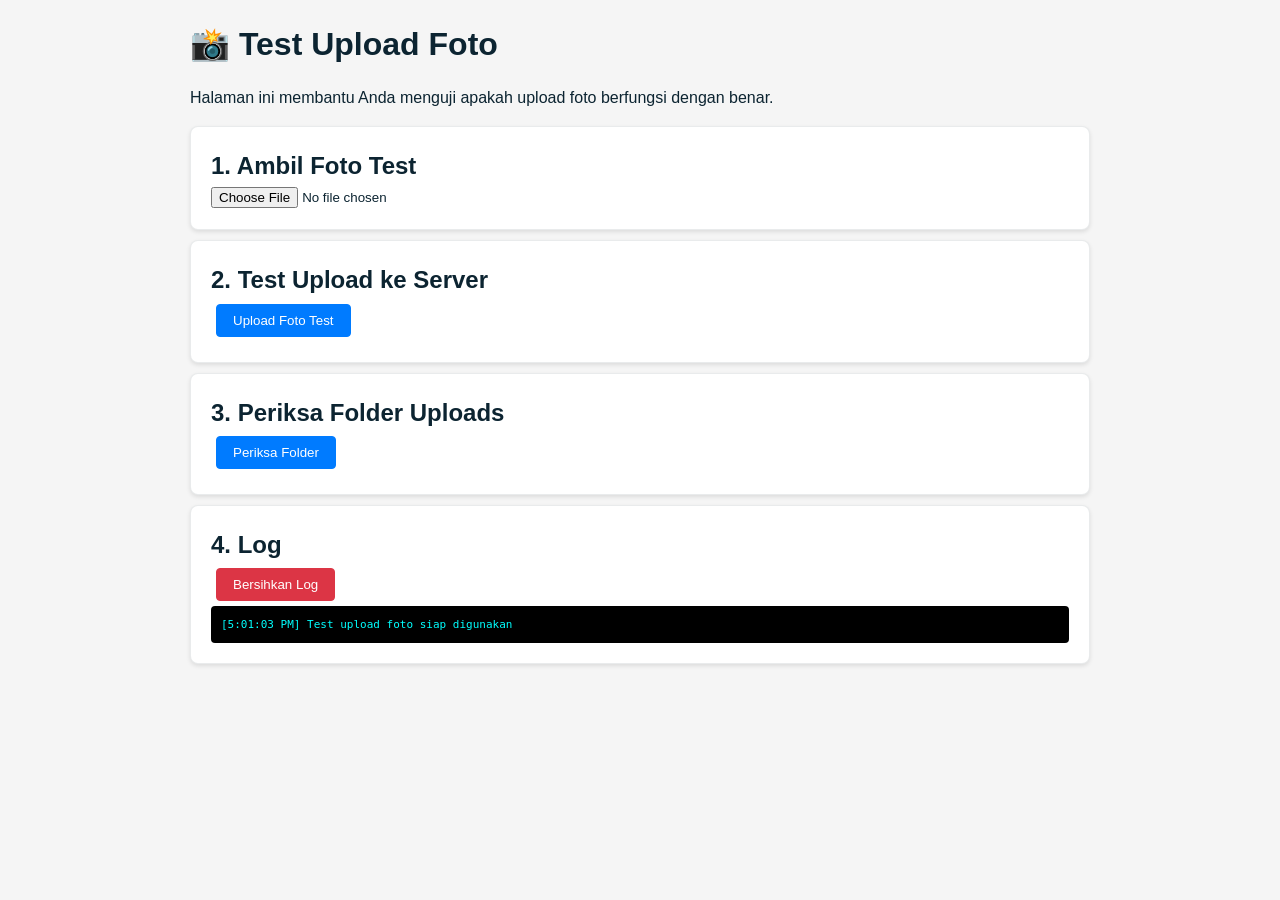
<file: public/standalone/test-upload.html>
<!DOCTYPE html>
<html lang="id">
<head>
<meta charset="UTF-8" />
<meta name="viewport" content="width=device-width, initial-scale=1.0" />
<title>Test Upload Foto · SIPELOK</title>
<link rel="stylesheet" href="css/gaya.css" />
<style>
  body { font-family: sans-serif; padding: 20px; background: #f5f5f5; }
  .card { background: white; padding: 20px; margin: 10px 0; border-radius: 8px; box-shadow: 0 2px 4px rgba(0,0,0,0.1); }
  .status { padding: 10px; border-radius: 4px; margin: 10px 0; }
  .status.ok { background: #d4edda; color: #155724; }
  .status.error { background: #f8d7da; color: #721c24; }
  .status.info { background: #d1ecf1; color: #0c5460; }
  pre { background: #f8f9fa; padding: 10px; border-radius: 4px; overflow-x: auto; font-size: 12px; max-height: 300px; overflow-y: auto; }
  button { padding: 8px 16px; margin: 5px; cursor: pointer; border-radius: 4px; border: 1px solid #ccc; background: white; }
  button:hover { background: #e9ecef; }
  .btn-primary { background: #007bff; color: white; border-color: #007bff; }
  .btn-primary:hover { background: #0056b3; }
  .btn-danger { background: #dc3545; color: white; border-color: #dc3545; }
  .btn-danger:hover { background: #c82333; }
  img { max-width: 100%; border-radius: 8px; margin: 10px 0; }
  .log { font-family: monospace; font-size: 11px; background: #000; color: #0f0; padding: 10px; border-radius: 4px; max-height: 400px; overflow-y: auto; }
</style>
</head>
<body>
<div style="max-width: 900px; margin: 0 auto;">
  <h1>📸 Test Upload Foto</h1>
  <p>Halaman ini membantu Anda menguji apakah upload foto berfungsi dengan benar.</p>

  <div class="card">
    <h2>1. Ambil Foto Test</h2>
    <input type="file" id="fileInput" accept="image/*" capture="user" />
    <div id="preview"></div>
  </div>

  <div class="card">
    <h2>2. Test Upload ke Server</h2>
    <button onclick="testUpload()" class="btn-primary">Upload Foto Test</button>
    <div id="uploadStatus"></div>
    <div id="uploadResult"></div>
  </div>

  <div class="card">
    <h2>3. Periksa Folder Uploads</h2>
    <button onclick="checkFolder()" class="btn-primary">Periksa Folder</button>
    <div id="folderStatus"></div>
  </div>

  <div class="card">
    <h2>4. Log</h2>
    <button onclick="clearLog()" class="btn-danger">Bersihkan Log</button>
    <div id="log" class="log"></div>
  </div>
</div>

<script>
  let fotoData = null;

  function log(msg, type = 'info') {
    const logDiv = document.getElementById('log');
    const timestamp = new Date().toLocaleTimeString();
    const color = type === 'error' ? '#f00' : type === 'success' ? '#0f0' : '#0ff';
    logDiv.innerHTML += `<div style="color:${color}">[${timestamp}] ${msg}</div>`;
    logDiv.scrollTop = logDiv.scrollHeight;
    console.log(`[${type}]`, msg);
  }

  function clearLog() {
    document.getElementById('log').innerHTML = '';
  }

  // Handle file input
  document.getElementById('fileInput').addEventListener('change', function(e) {
    const file = e.target.files[0];
    if (!file) return;

    log(`File dipilih: ${file.name}, ukuran: ${(file.size / 1024).toFixed(2)} KB`);

    const reader = new FileReader();
    reader.onload = function(e) {
      fotoData = e.target.result;
      log(`Foto berhasil dibaca, panjang data URL: ${fotoData.length} karakter`);
      
      // Show preview
      document.getElementById('preview').innerHTML = `
        <h3>Preview:</h3>
        <img src="${fotoData}" alt="Preview" />
        <p>Ukuran data URL: ${(fotoData.length / 1024).toFixed(2)} KB</p>
      `;
    };
    reader.onerror = function(e) {
      log('Gagal membaca file: ' + e, 'error');
    };
    reader.readAsDataURL(file);
  });

  async function testUpload() {
    if (!fotoData) {
      alert('Pilih foto terlebih dahulu!');
      return;
    }

    const status = document.getElementById('uploadStatus');
    const result = document.getElementById('uploadResult');
    
    status.innerHTML = '<div class="status info">Mengupload foto...</div>';
    result.innerHTML = '';
    
    log('Mulai upload foto ke server...');

    try {
      // Buat record test
      const testRecord = {
        id: 'test_' + Date.now(),
        date: new Date().toISOString().split('T')[0],
        shift: 1,
        petugasId: 'test_petugas',
        nama: 'Test User',
        masuk: new Date().toISOString(),
        keluar: null,
        fotoMasuk: fotoData,
        fotoKeluar: null
      };

      log('Mengirim data ke API...');
      
      const response = await fetch('api/api.php?action=save&table=records', {
        method: 'POST',
        headers: {
          'Content-Type': 'application/json',
          'X-Sipelok-Key': 'sipelok-konawe-2024'
        },
        body: JSON.stringify([testRecord])
      });

      log(`Response status: ${response.status} ${response.statusText}`);

      const data = await response.json();
      log('Response data: ' + JSON.stringify(data, null, 2));

      if (data.ok) {
        status.innerHTML = '<div class="status ok">✓ Upload berhasil!</div>';
        log('Upload berhasil!', 'success');
        
        // Tampilkan hasil
        result.innerHTML = `
          <h3>Hasil:</h3>
          <p>Record ID: ${testRecord.id}</p>
          <p>Rows saved: ${data.rows}</p>
          <p>Cek folder <code>api/uploads/</code> untuk melihat file foto.</p>
          <p>Cek database tabel <code>presensi</code> untuk melihat path foto.</p>
        `;
      } else {
        status.innerHTML = `<div class="status error">✗ Upload gagal: ${data.error || 'Unknown error'}</div>`;
        log('Upload gagal: ' + data.error, 'error');
      }
    } catch (e) {
      status.innerHTML = `<div class="status error">✗ Error: ${e.message}</div>`;
      log('Error: ' + e.message, 'error');
      console.error(e);
    }
  }

  async function checkFolder() {
    const status = document.getElementById('folderStatus');
    status.innerHTML = '<div class="status info">Memeriksa folder...</div>';
    
    log('Memeriksa folder uploads...');

    try {
      // Test akses ke folder uploads
      const response = await fetch('api/uploads/', { method: 'HEAD' });
      
      log(`Folder status: ${response.status} ${response.statusText}`);
      
      if (response.status === 200 || response.status === 403) {
        status.innerHTML = '<div class="status ok">✓ Folder uploads dapat diakses</div>';
        log('Folder uploads OK', 'success');
      } else if (response.status === 404) {
        status.innerHTML = '<div class="status error">✗ Folder uploads tidak ditemukan. Buat folder: api/uploads/</div>';
        log('Folder uploads tidak ditemukan', 'error');
      } else {
        status.innerHTML = `<div class="status error">✗ Status folder: ${response.status}</div>`;
        log('Status folder tidak normal: ' + response.status, 'error');
      }
    } catch (e) {
      status.innerHTML = `<div class="status error">✗ Error: ${e.message}</div>`;
      log('Error checking folder: ' + e.message, 'error');
    }
  }

  log('Test upload foto siap digunakan');
</script>
</body>
</html>
</file>
<file: public/standalone/css/gaya.css>
/* ============================================================
   SIPELOK — gaya.css (CSS polos 100%, tanpa tooling)
   Identitas: tinta laut (ink) + oranye BPS (brand) + laguna
   Huruf: Bricolage Grotesque (display) + Plus Jakarta Sans (isi)
   ============================================================ */
:root {
  --ink-950: #071a24;
  --ink-900: #0c2431;
  --ink-800: #123241;
  --ink-700: #1b4257;
  --ink-600: #2c5a75;
  --ink-500: #4a7891;
  --ink-400: #7799ad;
  --mist-50: #f7f4ec;
  --mist-100: #efe9dd;
  --mist-200: #e0d8c6;
  --mist-300: #c3bba6;
  --mist-400: #96907c;
  --brand-300: #ffa470;
  --brand-400: #ff8a4d;
  --brand-500: #f2691f;
  --brand-600: #d9550f;
  --brand-700: #b04409;
  --brand-100: #ffe4d1;
  --brand-50: #fff2e8;
  --lagoon-100: #d7f0ec;
  --lagoon-500: #2aa196;
  --lagoon-600: #17857b;
  --lagoon-700: #0e6a62;
  --amberx-100: #fdeecb;
  --amberx-500: #e2a33c;
  --amberx-700: #8a5c07;
  --ruby-100: #fbe1de;
  --ruby-700: #a52a2f;
  --radius: 18px;
  --bayangan: 0 20px 44px -24px rgba(12, 36, 49, 0.35);
  --font-display: "Bricolage Grotesque", "Plus Jakarta Sans", sans-serif;
  --font-body: "Plus Jakarta Sans", "Segoe UI", sans-serif;
}

* { box-sizing: border-box; }
html { scroll-behavior: smooth; }
body {
  margin: 0;
  font-family: var(--font-body);
  color: var(--ink-900);
  background: var(--mist-50);
  -webkit-font-smoothing: antialiased;
  line-height: 1.55;
}
a { color: var(--brand-600); }
h1, h2, h3 { margin: 0; }
img { max-width: 100%; }

/* ---------- latar ---------- */
.bg-paper {
  background-color: var(--mist-50);
  background-image: radial-gradient(var(--mist-200) 1px, transparent 1px);
  background-size: 22px 22px;
}
.bg-board {
  background-color: var(--ink-900);
  background-image:
    radial-gradient(60rem 34rem at 110% -10%, rgba(242, 105, 31, 0.16), transparent 60%),
    radial-gradient(46rem 30rem at -20% 110%, rgba(23, 133, 123, 0.24), transparent 62%),
    linear-gradient(rgba(255, 255, 255, 0.045) 1px, transparent 1px),
    linear-gradient(90deg, rgba(255, 255, 255, 0.045) 1px, transparent 1px);
  background-size: auto, auto, 44px 44px, 44px 44px;
}

/* ---------- tipografi ---------- */
.display { font-family: var(--font-display); font-weight: 800; letter-spacing: -0.01em; line-height: 1.06; }
.eyebrow {
  display: inline-flex; align-items: center; gap: 8px;
  font-size: 0.64rem; font-weight: 800; letter-spacing: 0.16em;
  text-transform: uppercase; color: var(--brand-600);
}
.eyebrow.on-dark { color: var(--brand-400); }
.small { font-size: 0.78rem; }
.muted { color: var(--ink-500); }
.tnum { font-variant-numeric: tabular-nums; }
.f { display: block; font-size: 0.7rem; font-weight: 800; letter-spacing: 0.08em; text-transform: uppercase; color: var(--ink-500); margin-bottom: 5px; }

/* ---------- tata letak ---------- */
.wrap { max-width: 1140px; margin: 0 auto; padding: 0 22px; }
.grid-2 { display: grid; grid-template-columns: 1fr 1fr; gap: 18px; }
.grid-loket { display: grid; grid-template-columns: 1.12fr 1fr; gap: 26px; align-items: start; }
.row { display: flex; align-items: center; gap: 10px; }
.grow { flex: 1; }
.center { text-align: center; }
.mt-1 { margin-top: 10px; } .mt-2 { margin-top: 18px; } .mt-3 { margin-top: 28px; }
.sep { border: none; border-top: 1px dashed var(--mist-200); margin: 18px 0; }
.hidden { display: none !important; }

/* ---------- kartu ---------- */
.card {
  background: #fff;
  border: 1px solid rgba(12, 36, 49, 0.09);
  border-radius: var(--radius);
  box-shadow: var(--bayangan);
}
.card.dark { background: rgba(255, 255, 255, 0.055); border-color: rgba(255, 255, 255, 0.13); color: var(--mist-50); box-shadow: none; }
.pad { padding: 22px; }
.card.hoverable { transition: transform 0.18s ease, border-color 0.18s ease; }
.card.hoverable:hover { transform: translateY(-3px); border-color: var(--brand-500); }

/* ---------- tombol ---------- */
.btn {
  display: inline-flex; align-items: center; justify-content: center; gap: 8px;
  font-family: var(--font-body); font-weight: 800; font-size: 0.9rem;
  border-radius: 12px; cursor: pointer; padding: 11px 20px;
  border: 1px solid transparent; text-decoration: none;
  transition: transform 0.15s ease, background 0.15s ease, box-shadow 0.15s ease, opacity 0.15s;
}
.btn:active { transform: translateY(1px) scale(0.99); }
.btn:disabled { opacity: 0.45; cursor: not-allowed; }
.btn.primary { background: var(--brand-500); color: #1d1206; box-shadow: 0 10px 22px -10px rgba(242, 105, 31, 0.7); }
.btn.primary:hover:not(:disabled) { background: var(--brand-400); transform: translateY(-1px); }
.btn.light { background: #fff; color: var(--ink-800); border-color: var(--mist-200); }
.btn.light:hover:not(:disabled) { border-color: var(--brand-500); color: var(--brand-700); }
.btn.ghost { background: rgba(255, 255, 255, 0.07); color: var(--mist-50); border-color: rgba(255, 255, 255, 0.2); }
.btn.ghost:hover:not(:disabled) { background: rgba(255, 255, 255, 0.15); }
.btn.danger { background: var(--ruby-100); color: var(--ruby-700); border-color: rgba(165, 42, 47, 0.25); }
.btn.danger:hover:not(:disabled) { background: #f6cfcc; }
.btn.sm { padding: 7px 13px; font-size: 0.78rem; border-radius: 10px; }
.btn.block { width: 100%; }

/* ---------- input ---------- */
.input {
  width: 100%; font-family: var(--font-body); font-size: 0.92rem; font-weight: 600;
  color: var(--ink-900); background: #fff; border: 1.5px solid var(--mist-200);
  border-radius: 12px; padding: 11px 14px; outline: none;
  transition: border-color 0.15s, box-shadow 0.15s;
}
.input:focus { border-color: var(--brand-500); box-shadow: 0 0 0 4px rgba(242, 105, 31, 0.14); }
.input.inline { width: auto; }
select.input { cursor: pointer; }

/* ---------- badge ---------- */
.badge {
  display: inline-flex; align-items: center; gap: 6px;
  font-size: 0.66rem; font-weight: 800; letter-spacing: 0.08em; text-transform: uppercase;
  border-radius: 999px; padding: 4px 11px; white-space: nowrap;
}
.badge.brand { background: var(--brand-500); color: #1d1206; }
.badge.lagoon { background: var(--lagoon-100); color: var(--lagoon-700); }
.badge.amber { background: var(--amberx-100); color: var(--amberx-700); }
.badge.ruby { background: var(--ruby-100); color: var(--ruby-700); }
.badge.mist { background: var(--mist-100); color: var(--ink-500); }
.badge.ghost { background: rgba(255, 255, 255, 0.1); color: var(--mist-50); border: 1px solid rgba(255, 255, 255, 0.18); }
.dot { width: 7px; height: 7px; border-radius: 50%; background: currentColor; display: inline-block; }
.live-dot { animation: pulse 2s infinite; }

/* ---------- tabel ---------- */
.table-wrap { overflow-x: auto; border-radius: var(--radius); border: 1px solid rgba(12, 36, 49, 0.09); background: #fff; box-shadow: var(--bayangan); }
table { width: 100%; border-collapse: collapse; font-size: 0.86rem; min-width: 860px; }
thead th {
  background: var(--ink-900); color: var(--mist-50); text-align: left;
  font-size: 0.63rem; letter-spacing: 0.12em; text-transform: uppercase; font-weight: 800;
  padding: 12px 16px; white-space: nowrap;
}
tbody td { padding: 11px 16px; border-bottom: 1px solid var(--mist-100); vertical-align: middle; }
tbody tr:last-child td { border-bottom: none; }
tbody tr { transition: background 0.15s; }
tbody tr:hover { background: var(--brand-50); }
tbody tr.today { background: rgba(215, 240, 236, 0.45); }
tbody tr.sel { background: var(--brand-100); }
th.pil, td.pil { width: 44px; text-align: center; padding-left: 14px; padding-right: 4px; }
td.pil input, th.pil input { width: 16px; height: 16px; accent-color: var(--brand-500); cursor: pointer; }

/* ---------- statistik ---------- */
.stats { display: grid; grid-template-columns: repeat(4, 1fr); gap: 14px; }
.stat { padding: 18px 20px; position: relative; overflow: hidden; }
.stat::after { content: ""; position: absolute; right: -14px; top: -14px; width: 58px; height: 58px; border-radius: 50%; background: var(--brand-50); }
.stat .num { font-family: var(--font-display); font-weight: 800; font-size: 2.1rem; line-height: 1; color: var(--ink-900); }
.stat .lbl { font-size: 0.72rem; font-weight: 800; letter-spacing: 0.08em; text-transform: uppercase; color: var(--ink-500); margin-top: 5px; }
.stat .sub { font-size: 0.7rem; color: var(--mist-400); }

/* ---------- header & tab ---------- */
.topbar { position: sticky; top: 0; z-index: 40; background: var(--ink-900); color: var(--mist-50); border-bottom: 1px solid rgba(255, 255, 255, 0.1); }
.topbar .wrap { display: flex; align-items: center; gap: 14px; padding-top: 13px; padding-bottom: 13px; }
.brandmark { display: flex; align-items: center; gap: 11px; text-decoration: none; color: inherit; }
.brandmark .mk { width: 40px; height: 40px; border-radius: 12px; background: var(--brand-500); color: #1d1206; display: flex; align-items: center; justify-content: center; }
.brandmark b { font-family: var(--font-display); font-size: 1.15rem; line-height: 1; }
.brandmark small { display: block; font-size: 0.58rem; letter-spacing: 0.16em; text-transform: uppercase; color: var(--mist-300); font-weight: 700; margin-top: 2px; }
.tabs { display: flex; gap: 6px; overflow-x: auto; padding: 0 20px; background: var(--ink-900); }
.tabs button {
  font-family: var(--font-body); font-weight: 800; font-size: 0.8rem; color: var(--mist-300);
  background: none; border: none; cursor: pointer; padding: 12px 16px; border-bottom: 3px solid transparent;
  white-space: nowrap; transition: color 0.15s, border-color 0.15s;
}
.tabs button:hover { color: var(--mist-50); }
.tabs button.on { color: var(--brand-400); border-bottom-color: var(--brand-500); }

/* ---------- avatar inisial ---------- */
.ini {
  width: 40px; height: 40px; border-radius: 12px; flex: none;
  display: flex; align-items: center; justify-content: center;
  background: var(--ink-900); color: var(--brand-400);
  font-family: var(--font-display); font-weight: 800; font-size: 1.05rem;
}
.ini.lg { width: 52px; height: 52px; font-size: 1.35rem; }
.ini.on-light { background: var(--brand-100); color: var(--brand-700); }

/* ---------- jam besar ---------- */
.clock { font-family: var(--font-display); font-weight: 800; font-size: clamp(3rem, 8vw, 5.4rem); line-height: 1; letter-spacing: 0.01em; }
.clock .sec { font-size: 0.4em; color: var(--brand-400); vertical-align: top; }
.chipshift { display: inline-flex; align-items: center; gap: 8px; font-weight: 800; font-size: 0.82rem; border-radius: 999px; padding: 8px 16px; }
.chipshift.s1 { background: var(--brand-500); color: #1d1206; }
.chipshift.s2 { background: var(--lagoon-500); color: #06231f; }

/* ---------- QR ---------- */
.qr-frame { position: relative; background: #fff; border-radius: 22px; padding: 22px; overflow: hidden; }
.qr-frame img { display: block; width: 100%; border-radius: 10px; }
.scanline {
  position: absolute; left: 22px; right: 22px; height: 3px; border-radius: 3px;
  background: linear-gradient(90deg, transparent, var(--brand-500), transparent);
  box-shadow: 0 0 14px rgba(242, 105, 31, 0.8);
  animation: scan 2.6s ease-in-out infinite;
}

/* ---------- umpan langsung ---------- */
.feed-item { display: flex; align-items: center; gap: 12px; padding: 11px 14px; border-radius: 14px; background: rgba(255, 255, 255, 0.06); border: 1px solid rgba(255, 255, 255, 0.1); transition: background 0.15s; }
.feed-item:hover { background: rgba(255, 255, 255, 0.11); }
.feed-item .foto { width: 42px; height: 42px; border-radius: 10px; object-fit: cover; border: 2px solid rgba(255, 255, 255, 0.25); }

/* ---------- kartu peran (jendela loket) ---------- */
.jnd { display: flex; align-items: center; gap: 16px; padding: 18px 20px; text-decoration: none; }
.jnd .plat {
  width: 52px; height: 52px; border-radius: 14px; flex: none;
  display: flex; align-items: center; justify-content: center;
  font-family: var(--font-display); font-weight: 800; font-size: 1.5rem;
  background: var(--plat, var(--brand-500)); color: #1d1206;
  border: 2px dashed rgba(0, 0, 0, 0.25);
}
.jnd.j-b { --plat: var(--lagoon-500); }
.jnd.j-c { --plat: var(--amberx-500); }
.jnd b { font-family: var(--font-display); font-size: 1.05rem; color: var(--ink-900); display: flex; align-items: center; gap: 8px; }
.jnd small { display: block; color: var(--ink-500); font-size: 0.78rem; font-weight: 600; }
.jnd .panah { margin-left: auto; color: var(--brand-500); transition: transform 0.18s; }
.jnd:hover .panah { transform: translateX(5px); }

/* ---------- jadwal ---------- */
.grid-jadwal { display: grid; grid-template-columns: 112px 1fr 1fr; gap: 8px; align-items: center; }
.jhead { font-size: 0.64rem; font-weight: 800; letter-spacing: 0.1em; text-transform: uppercase; color: var(--ink-500); text-align: center; }

/* ---------- filter chip ---------- */
.filter-chip { padding: 8px 16px; border-radius: 999px; border: 1.5px solid var(--mist-200); font-weight: 800; font-size: 0.78rem; cursor: pointer; background: #fff; color: var(--ink-600); transition: all 0.15s; }
.filter-chip:hover { border-color: var(--brand-500); color: var(--brand-700); }
.filter-chip.on { background: var(--ink-900); border-color: var(--ink-900); color: #fff; }

/* ---------- modal / lightbox ---------- */
.modal-bg { position: fixed; inset: 0; background: rgba(7, 26, 36, 0.78); display: flex; align-items: center; justify-content: center; z-index: 60; padding: 20px; }
.modal-bg img { max-width: min(430px, 92vw); max-height: 76vh; border-radius: 16px; border: 4px solid #fff; box-shadow: 0 30px 80px rgba(0, 0, 0, 0.5); }

/* ---------- pratinjau foto scan ---------- */
.shot { width: 100%; max-height: 300px; object-fit: cover; border-radius: 14px; border: 3px solid var(--lagoon-500); }

/* ---------- animasi ---------- */
@keyframes rise { from { opacity: 0; transform: translateY(14px); } to { opacity: 1; transform: none; } }
@keyframes pulse { 0% { box-shadow: 0 0 0 0 rgba(255, 138, 77, 0.55); } 70% { box-shadow: 0 0 0 9px rgba(255, 138, 77, 0); } 100% { box-shadow: 0 0 0 0 rgba(255, 138, 77, 0); } }
@keyframes shake { 0%, 100% { transform: translateX(0); } 20% { transform: translateX(-7px); } 40% { transform: translateX(6px); } 60% { transform: translateX(-4px); } 80% { transform: translateX(3px); } }
@keyframes scan { 0%, 100% { top: 20px; opacity: 0.25; } 50% { top: calc(100% - 24px); opacity: 1; } }
@keyframes spin { to { transform: rotate(360deg); } }
@keyframes dashmove { to { stroke-dashoffset: -52; } }
.rise { animation: rise 0.5s ease both; }
.shake { animation: shake 0.4s ease; }
.spin { display: inline-block; animation: spin 1s linear infinite; }
.flowline { animation: dashmove 1.6s linear infinite; }

/* ---------- kode & panduan ---------- */
pre.kode {
  background: var(--ink-950); color: #cfe8e2; font-family: "Consolas", "Courier New", monospace;
  font-size: 0.78rem; line-height: 1.6; border-radius: 14px; padding: 16px 18px;
  overflow-x: auto; border: 1px solid rgba(255, 255, 255, 0.08); margin: 0;
}
.kotak-uji { background: var(--ink-950); color: var(--mist-50); border-radius: 14px; padding: 16px 18px; font-size: 0.82rem; min-height: 52px; }

/* ---------- responsif ---------- */
@media (max-width: 960px) {
  .grid-loket { grid-template-columns: 1fr; }
  .stats { grid-template-columns: repeat(2, 1fr); }
}
@media (max-width: 760px) {
  .hide-sm { display: none !important; }
  .grid-2 { grid-template-columns: 1fr !important; }
  table { min-width: 700px; }
}

/* ---------- cetak ---------- */
@media print {
  body { background: #fff; }
  .topbar, .tabs, .no-print { display: none !important; }
  .card, .table-wrap { box-shadow: none; }
  .wrap { max-width: none; }
}
</file>
